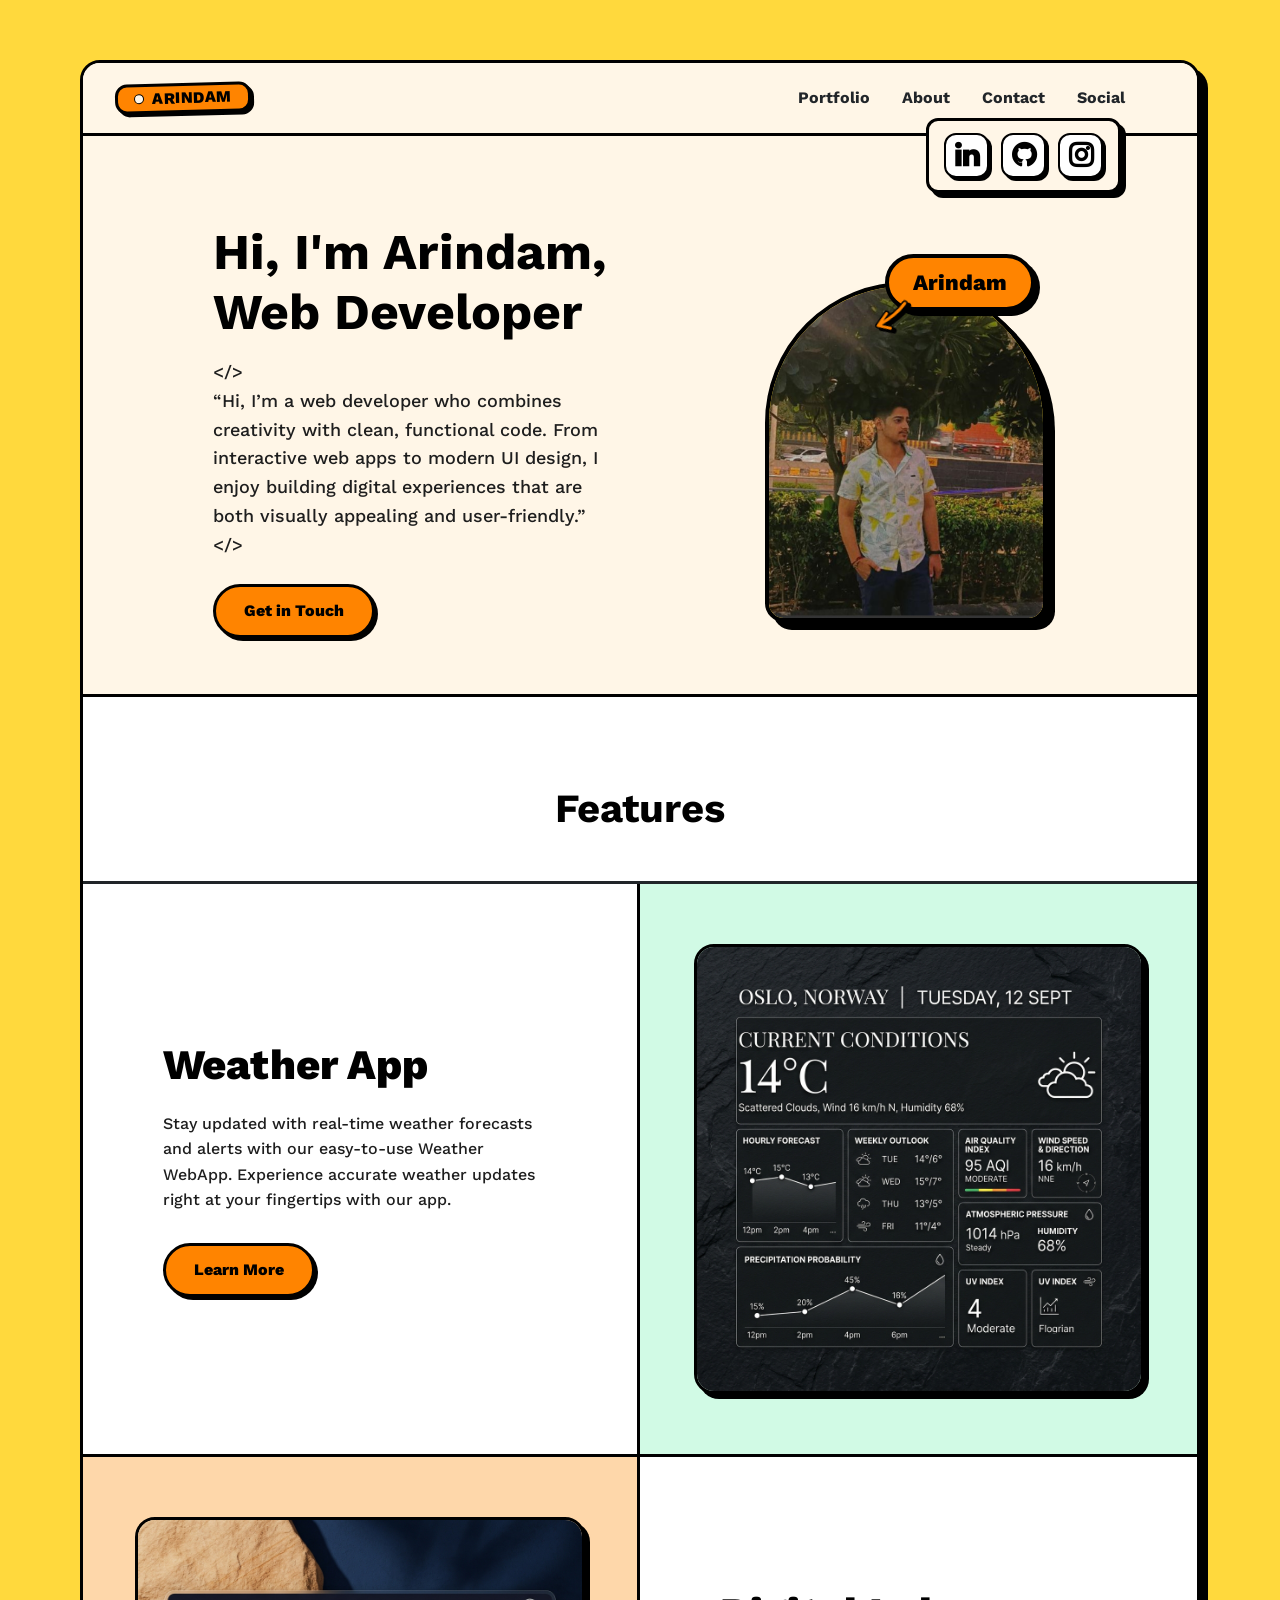
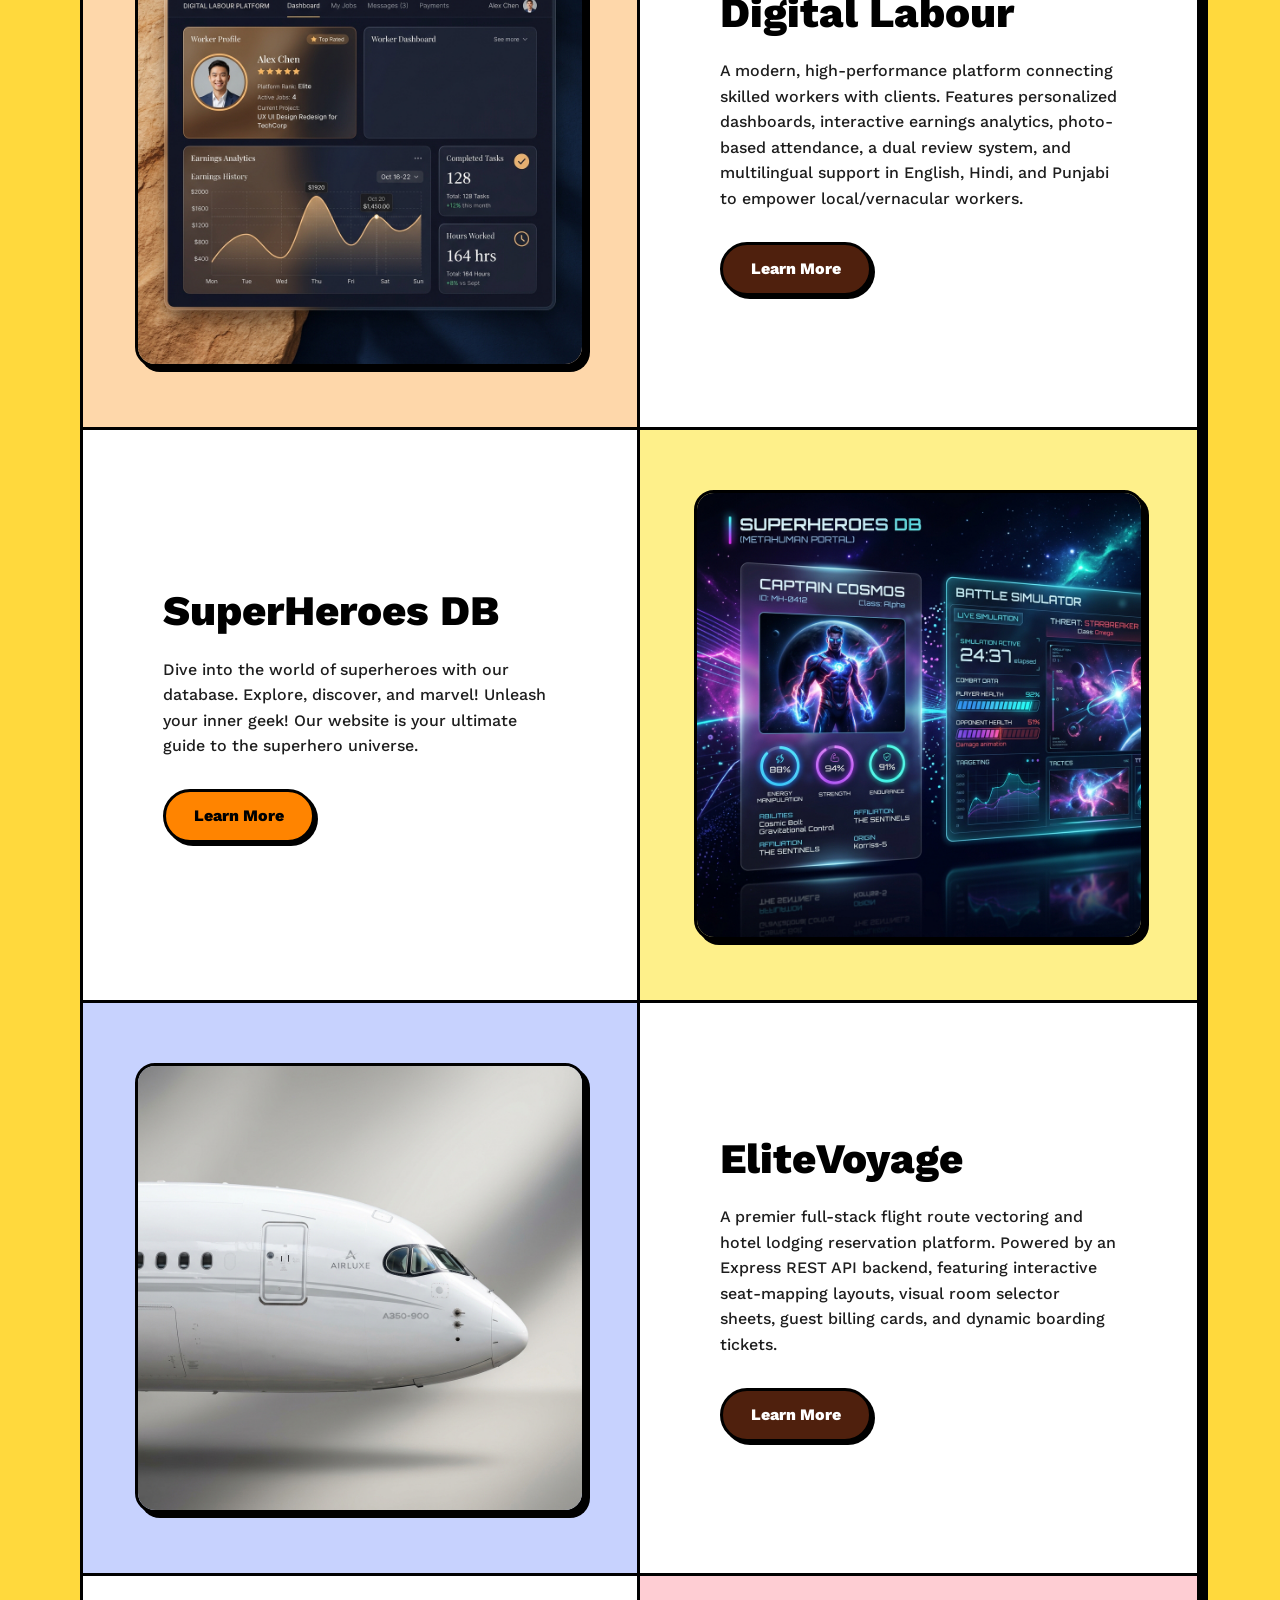
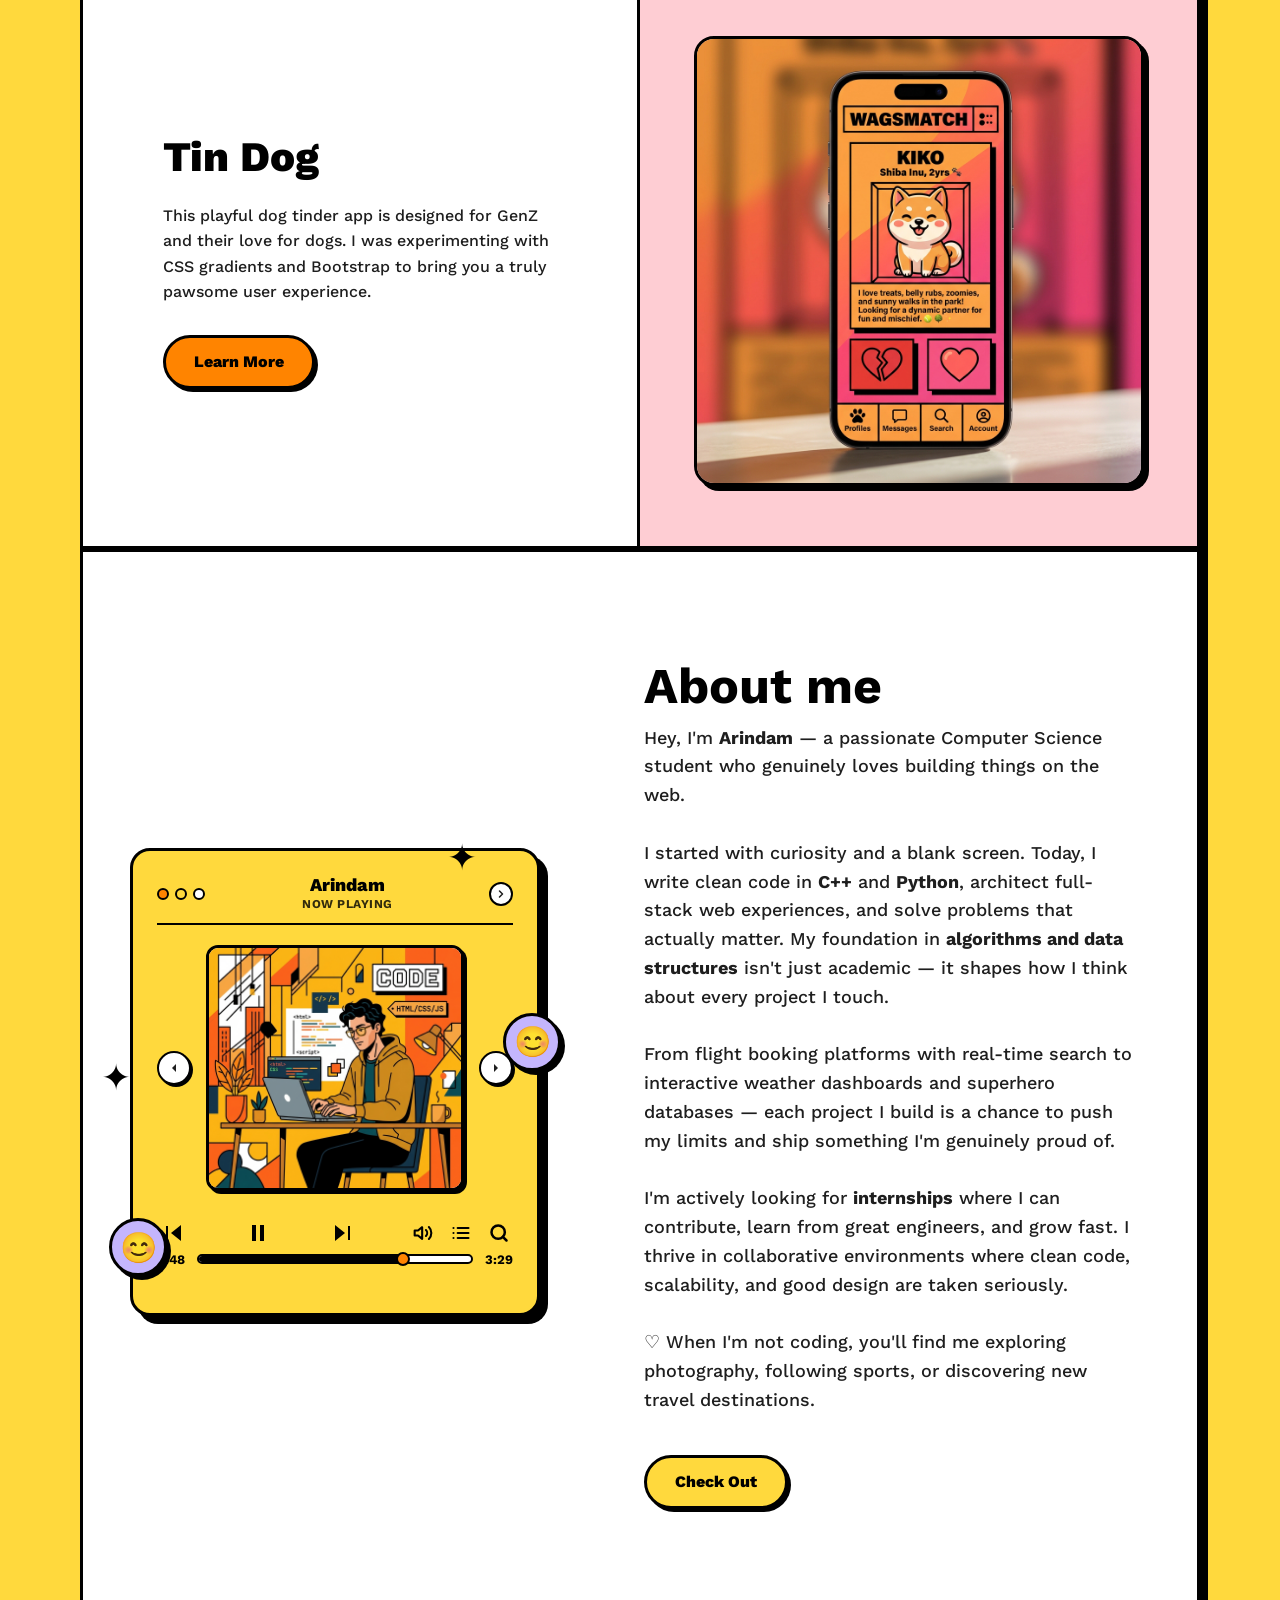
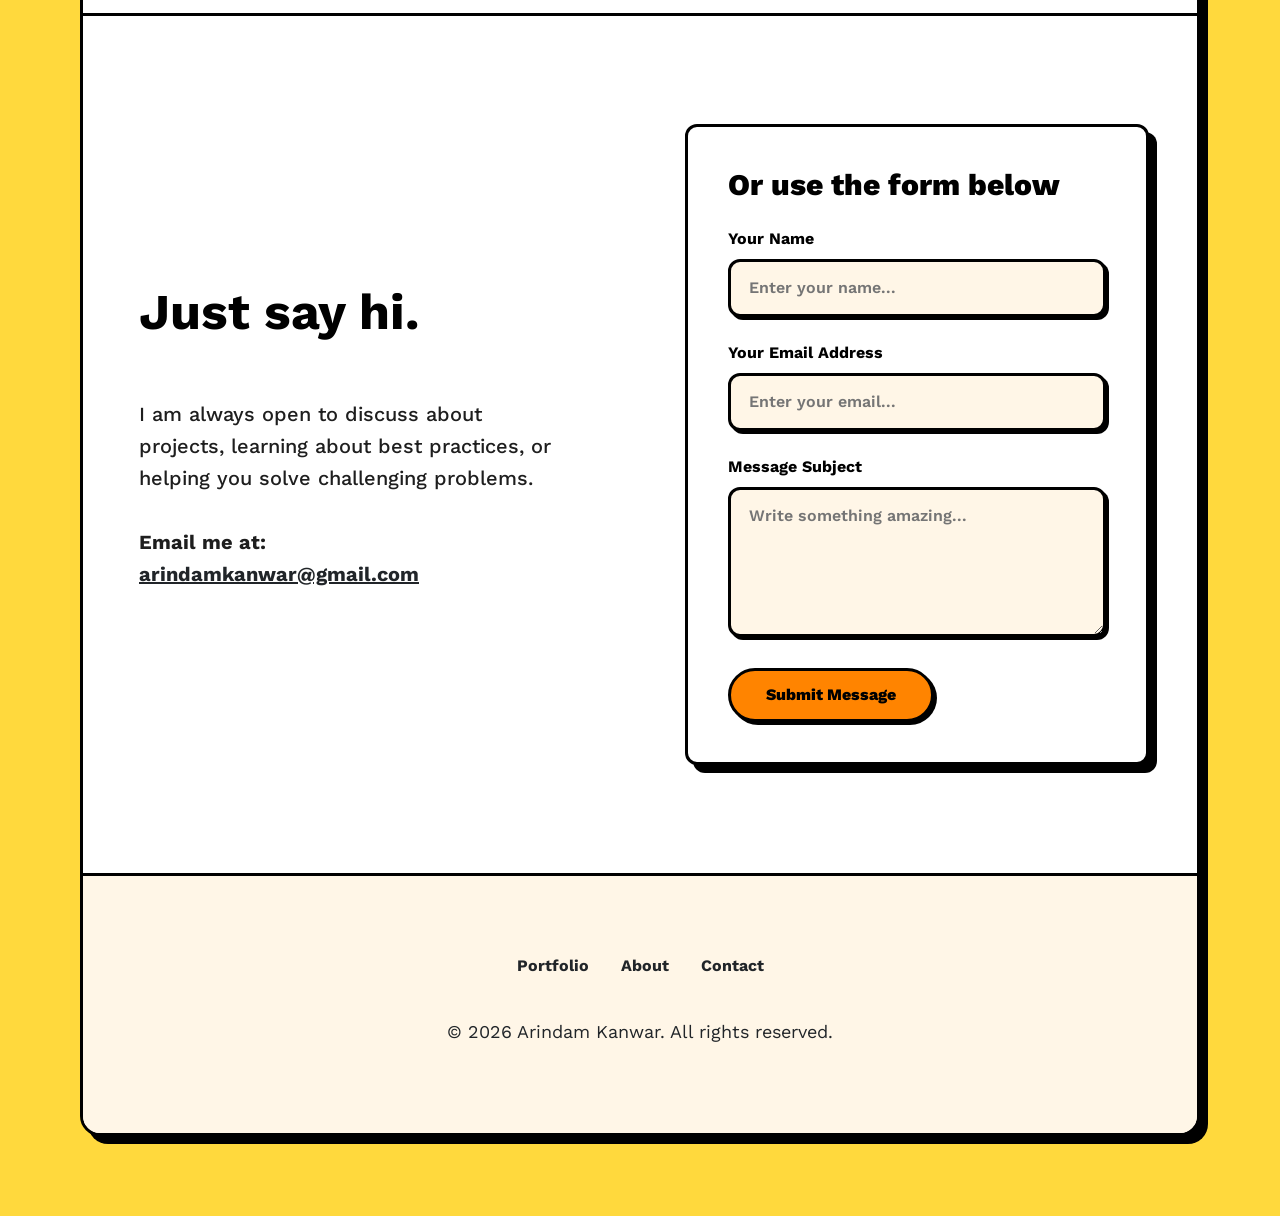
<file: index.html>
<!DOCTYPE html>
<html lang="en">
<head>
    <meta charset="UTF-8">
    <meta name="viewport" content="width=device-width, initial-scale=1.0">
    <meta name="description" content="Premium Neo-Brutalist Customizable Portfolio Website for Web Developers.">
    <meta name="keywords" content="Portfolio, Web Developer, Web Designer, Neo-Brutalist Design, Bootstrap Portfolio">
    <meta name="author" content="Arindam Kanwar">
    <title>My Portfolio | Web Developer</title>

    <!-- Google Fonts -->
    <link rel="preconnect" href="https://fonts.googleapis.com">
    <link rel="preconnect" href="https://fonts.gstatic.com" crossorigin>
    <link href="https://fonts.googleapis.com/css2?family=Work+Sans:wght@500;700;800&display=swap" rel="stylesheet">

    <!-- Bootstrap 5.3.0 CSS -->
    <link href="https://cdn.jsdelivr.net/npm/bootstrap@5.3.0/dist/css/bootstrap.min.css" rel="stylesheet" integrity="sha384-9ndCyUaIbzAi2FUVXJi0CjmCapSmO7SnpJef0486qhLnuZ2cdeRhO02iuK6FUUVM" crossorigin="anonymous">

    <!-- FontAwesome 4.7.0 for Social Icons -->
    <link rel="stylesheet" href="https://cdnjs.cloudflare.com/ajax/libs/font-awesome/4.7.0/css/font-awesome.min.css">

    <!-- Custom Neo-Brutalist Stylesheet -->
    <link rel="stylesheet" href="./css/style.css">
</head>

<body>
<div class="body">

    <!-- 
      ======================================================================
      NAVIGATION BAR
      ======================================================================
    -->
    <nav class="menu navbar navbar-expand-md navbar-light rounded" aria-label="Main Navigation">
      <div class="container-fluid">
        <!-- CUSTOMIZE: Replace with your name or custom brand text -->
        <a href="#" class="navbar-brand py-0 logo-badge">
          <span class="logo-dot"></span>
          <span class="logo-text">Arindam</span>
        </a>
        
        <!-- Custom styled navbar hamburger toggle for mobile devices -->
        <button class="navbar-toggler border-0" type="button" data-bs-toggle="collapse" data-bs-target="#navbarsExample09" aria-controls="navbarsExample09" aria-expanded="false" aria-label="Toggle navigation">
          <!-- Scalable menu icon SVG -->
          <svg width="24" height="24" viewBox="0 0 24 24" fill="none" stroke="currentColor" stroke-width="3" stroke-linecap="round" stroke-linejoin="round">
            <line x1="4" y1="12" x2="20" y2="12"></line>
            <line x1="4" y1="6" x2="20" y2="6"></line>
            <line x1="4" y1="18" x2="20" y2="18"></line>
          </svg>
        </button>

        <div class="collapse navbar-collapse" id="navbarsExample09">
          <ul class="navbar-nav ms-auto me-4 mb-2 mb-lg-0 fw-bold">
            <li class="nav-item">
              <a class="nav-link text-dark" href="#portfolio">Portfolio</a>
            </li>
            <li class="nav-item">
              <a class="nav-link text-dark" href="#about">About</a>
            </li>
            <li class="nav-item">
              <a class="nav-link text-dark" href="#contact">Contact</a>
            </li>
            <li class="nav-item dropdown">
              <a class="nav-link dropdown-toggle text-dark" href="#" id="dropdown09" data-bs-toggle="dropdown" aria-expanded="false">Social</a>
              <div class="social dropdown-menu dropdown-menu-end text-center" aria-labelledby="dropdown09">
                <!-- CUSTOMIZE: User's personalized LinkedIn, GitHub, and Instagram link addresses -->
                <a class="dropdown-item fa fa-linkedin" target="_blank" href="https://www.linkedin.com/in/arindam-kanwar-b3a445288" title="LinkedIn"></a>
                <a class="dropdown-item fa fa-github" target="_blank" href="https://github.com/ARU-CREATOR-ping" title="GitHub"></a>
                <a class="dropdown-item fa fa-instagram" target="_blank" href="https://www.instagram.com/arin._.dam/" title="Instagram"></a>
              </div>
            </li>
          </ul>
        </div>
      </div>
    </nav>


    <!-- 
      ======================================================================
      HERO SECTION
      ======================================================================
    -->
    <section id="title" class="hello">
      <div class="title row flex-lg-row-reverse flex-column align-items-center align-items-lg-start justify-content-center g-5 pb-0 pt-3 ms-3 mb-3 me-3">
        
        <div class="col-10 col-lg-6 col-xl-5 col-xxl-5 text-center">
          <!-- CUSTOMIZE HERO GRAPHIC: 
               This entire interactive composition matches the visual arrangement in Tushar's original site!
               - To change your profile photo, replace './assets/tushar.png' inside the '.hero-profile-arch' container.
               - To change the name on the orange sticker, edit the text inside '.hero-badge-name'.
          -->
          <div class="hero-composition-wrapper">
            
            
            <!-- Dynamic Custom Name Badge (Orange Sticker) -->
            <div class="hero-badge-name">
              Arindam
            </div>
            
            <!-- Dynamic Custom Arrow pointing down-left at the photo -->
            <svg class="hero-pointer-arrow" viewBox="0 0 50 50" fill="none" xmlns="http://www.w3.org/2000/svg">
              <!-- Thick black shadow outline -->
              <path d="M38 10C30 18 20 22 12 25M12 25L21 16M12 25L22 29" stroke="black" stroke-width="5" stroke-linecap="round" stroke-linejoin="round"></path>
              <!-- Colored arrow line -->
              <path d="M38 10C30 18 20 22 12 25M12 25L21 16M12 25L22 29" stroke="#ff8400" stroke-width="2.5" stroke-linecap="round" stroke-linejoin="round"></path>
            </svg>

            <!-- Rounded Arch clipping mask and shadow -->
            <div class="hero-profile-arch">
              <!-- CUSTOMIZE: Change this to your profile photo! It will automatically get clipped into the arch shape -->
              <img src="./assets/arindam_hero.jpg" alt="Developer Profile photo" loading="lazy">
            </div>
          </div>
        </div>
        
        <div class="col-lg-5 col-12 text-lg-start text-center">
          <!-- CUSTOMIZE: Change the Heading text below to your name and tech stack -->
          <h1 class="fw-bold text-sm-wrap mb-3">Hi, I'm Arindam,<br />Web Developer</h1>
          
          <!-- CUSTOMIZE: Change this description to describe your skills and unique background -->
          <p class="paragraph mb-4">
            &lt;/&gt;<br />
            “Hi, I’m a web developer who combines creativity with clean, functional code. From interactive web apps to modern UI design, I enjoy building digital experiences that are both visually appealing and user-friendly.”<br />
            &lt;/&gt;
          </p>
          
          <div class="d-grid gap-2 d-md-flex justify-content-md-start justify-content-center">
            <!-- CUSTOMIZE: Change this contact link or button text -->
            <a href="#contact" class="text-decoration-none">
              <div class="btn primary-button w-button">Get in Touch</div>
            </a>
          </div>
        </div>

      </div>
    </section> 


    <!-- 
      ======================================================================
      SERVICES SECTION ("What I Do")
      ======================================================================
    -->




    <!-- 
      ======================================================================
      PORTFOLIO / PROJECTS SECTION
      ======================================================================
    -->
    <section id="portfolio">
      <h2 class="text-center py-5 my-0 fw-bold border-bottom border-3 border-dark bg-white">Features</h2>

      <!-- CUSTOMIZE PROJECTS: 
           This layout creates a gorgeous alternating column grid exactly like Tushar's real site!
           - Weather App: Text is on the LEFT, Image sits on the RIGHT with a Mint Green theme background.
           - Digital Labour Platform: Image sits on the LEFT with a Warm Orange background, Text is on the RIGHT.
           - SuperHeroes DB: Text on the LEFT, Image on the RIGHT with a Warm Yellow background.
           - Tin Dog: Image on the LEFT with a Soft Pink background, Text on the RIGHT.
           - EliteVoyage: Text on the LEFT, Image on the RIGHT with a Periwinkle background.
      -->

      <!-- Project 1: Weather App (Text Left, Image Right) -->
      <div class="project-row project-row-reverse">
        <!-- Right Column (Image with Green Background) -->
        <div class="project-image-col project-bg-weather">
          <!-- CUSTOMIZE: Swap weather.png with your own project image -->
          <img src="./assets/weather.png" class="phone1 img-fluid" alt="Weather App Mockup" width="450" height="280">
        </div>
        <!-- Left Column (Text description) -->
        <div class="project-text-col">
          <!-- CUSTOMIZE: Your Project Details -->
          <h1>Weather App</h1>
          <p>Stay updated with real-time weather forecasts and alerts with our easy-to-use Weather WebApp. Experience accurate weather updates right at your fingertips with our app.</p>
          <div>
            <a href="./weather-app/index.html" class="text-decoration-none">
              <button class="primary-button">Learn More</button>
            </a>
          </div>
        </div>
      </div>
    
      <!-- Project 2: Digital Labour Platform (Image Left, Text Right) -->
      <div class="project-row">
        <!-- Left Column (Image with Warm Orange Background) -->
        <div class="project-image-col project-bg-digitallabour">
          <!-- CUSTOMIZE: Swap digital-labour.png with your own project image -->
          <img src="./assets/digital-labour.png" class="phone1 img-fluid" alt="Digital Labour Platform Mockup" width="450" height="280">
        </div>
        <!-- Right Column (Text description) -->
        <div class="project-text-col">
          <!-- CUSTOMIZE: Your Project Details -->
          <h1>Digital Labour</h1>
          <p>A modern, high-performance platform connecting skilled workers with clients. Features personalized dashboards, interactive earnings analytics, photo-based attendance, a dual review system, and multilingual support in English, Hindi, and Punjabi to empower local/vernacular workers.</p>
          <div>
            <a target="_blank" href="https://labour-platform.vercel.app" class="text-decoration-none">
              <button class="btn2">Learn More</button>
            </a>
          </div>
        </div>
      </div>

      <!-- Project 3: SuperHeroes DB (Text Left, Image Right) -->
      <div class="project-row project-row-reverse">
        <!-- Right Column (Image with Yellow Background) -->
        <div class="project-image-col project-bg-superhero">
          <!-- CUSTOMIZE: Swap superhero.png with your own project image -->
          <img src="./assets/superhero.png" class="phone1 img-fluid" alt="SuperHeroes Database Mockup" width="450" height="280">
        </div>
        <!-- Left Column (Text description) -->
        <div class="project-text-col">
          <!-- CUSTOMIZE: Your Project Details -->
          <h1>SuperHeroes DB</h1>
          <p>Dive into the world of superheroes with our database. Explore, discover, and marvel! Unleash your inner geek! Our website is your ultimate guide to the superhero universe.</p>
          <div>
            <a target="_blank" href="./superheroes-db/index.html" class="text-decoration-none">
              <button class="primary-button">Learn More</button>
            </a>
          </div>
        </div>
      </div>

      <!-- Project 4: EliteVoyage Booking Platform (Image Left, Text Right) -->
      <div class="project-row">
        <!-- Left Column (Image with Periwinkle Background) -->
        <div class="project-image-col project-bg-elitevoyage">
          <img src="./assets/hero-airplane.png" class="phone1 img-fluid" alt="EliteVoyage Booking Mockup" width="450" height="280">
        </div>
        <!-- Right Column (Text description) -->
        <div class="project-text-col">
          <h1>EliteVoyage</h1>
          <p>A premier full-stack flight route vectoring and hotel lodging reservation platform. Powered by an Express REST API backend, featuring interactive seat-mapping layouts, visual room selector sheets, guest billing cards, and dynamic boarding tickets.</p>
          <div>
            <a href="./flight-hotel-booking/index.html" class="text-decoration-none">
              <button class="btn2">Learn More</button>
            </a>
          </div>
        </div>
      </div>

      <!-- Project 5: Tin Dog (Text Left, Image Right) -->
      <div class="project-row project-row-reverse">
        <!-- Right Column (Image with Pink Background) -->
        <div class="project-image-col project-bg-tindog">
          <!-- CUSTOMIZE: Swap phone1.png with your own project image -->
          <img src="./assets/phone1.png" class="phone1 img-fluid" alt="Tin Dog Mockup" width="450" height="280">
        </div>
        <!-- Left Column (Text description) -->
        <div class="project-text-col">
          <!-- CUSTOMIZE: Your Project Details -->
          <h1>Tin Dog</h1>
          <p>This playful dog tinder app is designed for GenZ and their love for dogs. I was experimenting with CSS gradients and Bootstrap to bring you a truly pawsome user experience.</p>
          <div>
            <a target="_blank" href="./tindog/index.html" class="text-decoration-none">
              <button class="primary-button">Learn More</button>
            </a>
          </div>
        </div>
      </div>


    </section>


    <!-- 
      ======================================================================
      ABOUT ME SECTION
      ======================================================================
    -->
    <section id="about">
      <div class="bg-white d-flex flex-column flex-lg-row align-items-center py-5">
        <!-- Left Column: Neo-Brutalist Music Player Mockup -->
        <div class="d-flex justify-content-center align-items-center w-100 py-3 py-lg-0">
          <div class="about-music-player">
            <!-- Floating Sparkle Stars -->
            <div class="player-star star-1">✦</div>
            <div class="player-star star-2">✦</div>
            
            <!-- Overlapping circular stickers -->
            <div class="smiley-sticker sticker-top">😊</div>
            <div class="smiley-sticker sticker-bottom">😊</div>
            
            <!-- Window Title Bar -->
            <div class="player-title-bar">
              <div class="window-controls">
                <span class="dot" style="background-color: var(--color-primary);"></span>
                <span class="dot" style="background-color: var(--bg-outer);"></span>
                <span class="dot" style="background-color: var(--color-white);"></span>
              </div>
              <div class="player-title-text">
                <div class="player-artist">Arindam</div>
                <div class="player-status">Now Playing</div>
              </div>
              <div class="window-action">
                <div class="action-circle">
                  <svg width="12" height="12" viewBox="0 0 24 24" fill="none" stroke="currentColor" stroke-width="3" stroke-linecap="round" stroke-linejoin="round">
                    <polyline points="9 18 15 12 9 6"></polyline>
                  </svg>
                </div>
              </div>
            </div>
            
            <!-- Media content (Image frame) -->
            <div class="player-content">
              <div class="player-nav-btn">
                <svg width="16" height="16" viewBox="0 0 24 24" fill="currentColor">
                  <polygon points="15 18 9 12 15 6"/>
                </svg>
              </div>
              <div class="player-image-frame">
                <!-- CUSTOMIZE: Add your photo inside the player! -->
                <img src="./assets/tushar.png" alt="Arindam Profile">
              </div>
              <div class="player-nav-btn">
                <svg width="16" height="16" viewBox="0 0 24 24" fill="currentColor">
                  <polygon points="9 18 15 12 9 6"/>
                </svg>
              </div>
            </div>
            
            <!-- Playback controls -->
            <div class="player-controls">
              <button class="control-btn" aria-label="Previous">
                <svg width="24" height="24" viewBox="0 0 24 24" fill="currentColor">
                  <polygon points="19 20 9 12 19 4 19 20"/>
                  <line x1="5" y1="5" x2="5" y2="19" stroke="currentColor" stroke-width="2"/>
                </svg>
              </button>
              <button class="control-btn" aria-label="Play/Pause">
                <svg width="24" height="24" viewBox="0 0 24 24" fill="currentColor">
                  <rect x="6" y="4" width="4" height="16"/>
                  <rect x="14" y="4" width="4" height="16"/>
                </svg>
              </button>
              <button class="control-btn" aria-label="Next">
                <svg width="24" height="24" viewBox="0 0 24 24" fill="currentColor">
                  <polygon points="5 4 15 12 5 20 5 4"/>
                  <line x1="19" y1="5" x2="19" y2="19" stroke="currentColor" stroke-width="2"/>
                </svg>
              </button>
              <div class="player-utilities">
                <button class="utility-btn" aria-label="Volume">
                  <svg width="20" height="20" viewBox="0 0 24 24" fill="none" stroke="currentColor" stroke-width="2.5" stroke-linecap="round" stroke-linejoin="round">
                    <polygon points="11 5 6 9 2 9 2 15 6 15 11 19 11 5"></polygon>
                    <path d="M19.07 4.93a10 10 0 0 1 0 14.14M15.54 8.46a5 5 0 0 1 0 7.07"></path>
                  </svg>
                </button>
                <button class="utility-btn" aria-label="Playlist">
                  <svg width="20" height="20" viewBox="0 0 24 24" fill="none" stroke="currentColor" stroke-width="2.5" stroke-linecap="round" stroke-linejoin="round">
                    <line x1="8" y1="6" x2="21" y2="6"></line>
                    <line x1="8" y1="12" x2="21" y2="12"></line>
                    <line x1="8" y1="18" x2="21" y2="18"></line>
                    <line x1="3" y1="6" x2="3.01" y2="6"></line>
                    <line x1="3" y1="12" x2="3.01" y2="12"></line>
                    <line x1="3" y1="18" x2="3.01" y2="18"></line>
                  </svg>
                </button>
                <button class="utility-btn" aria-label="Search">
                  <svg width="20" height="20" viewBox="0 0 24 24" fill="none" stroke="currentColor" stroke-width="3" stroke-linecap="round" stroke-linejoin="round">
                    <circle cx="11" cy="11" r="8"></circle>
                    <line x1="21" y1="21" x2="16.65" y2="16.65"></line>
                  </svg>
                </button>
              </div>
            </div>
            
            <!-- Timeline progress bar -->
            <div class="player-timeline">
              <span>2:48</span>
              <div class="progress-bar-container">
                <div class="progress-bar-fill"></div>
                <div class="progress-bar-handle"></div>
              </div>
              <span>3:29</span>
            </div>
          </div>
        </div>
        
        <!-- Right Column: Biography Text -->
        <div class="m-lg-5 m-4 p-2 flex-fill text-lg-start text-center w-100">
          <h1 class="fw-bold">About me</h1>
          <p class="paragraph text-start">
            Hey, I'm <strong>Arindam</strong> — a passionate Computer Science student who genuinely loves building things on the web.<br /><br />

            I started with curiosity and a blank screen. Today, I write clean code in <strong>C++</strong> and <strong>Python</strong>, architect full-stack web experiences, and solve problems that actually matter. My foundation in <strong>algorithms and data structures</strong> isn't just academic — it shapes how I think about every project I touch.<br /><br />

            From flight booking platforms with real-time search to interactive weather dashboards and superhero databases — each project I build is a chance to push my limits and ship something I'm genuinely proud of.<br /><br />

            I'm actively looking for <strong>internships</strong> where I can contribute, learn from great engineers, and grow fast. I thrive in collaborative environments where clean code, scalability, and good design are taken seriously.<br /><br />

            ♡ When I'm not coding, you'll find me exploring photography, following sports, or discovering new travel destinations.
          </p>
          <a target="_blank" href="https://www.instagram.com/arin._.dam/" class="text-decoration-none">
            <button class="btn3 p-2 px-4 mt-3">Check Out</button>
          </a> 
        </div>
      </div>
    </section>

  
    <!-- 
      ======================================================================
      CONTACT SECTION (Contact Form & Email details)
      ======================================================================
    -->
    <section id="contact">
      <div class="bg-white d-flex flex-column flex-lg-row row-cols-lg-2 gap-2 align-items-center">
        
        <div class="m-lg-5 m-4 p-2 flex-fill text-lg-start text-center">
          <!-- CUSTOMIZE: Change heading, text description, and email details -->
          <h1 class="fw-bold">Just say hi.</h1>
          <br /><br />
          <p class="fs-5">
            I am always open to discuss about projects, learning about best practices, or helping you solve challenging problems.<br /><br />
            
            <strong>Email me at:</strong><br />
            <a href="mailto:arindamkanwar@gmail.com" class="text-dark fw-bold">arindamkanwar@gmail.com</a>
          </p>
        </div>

        <div class="m-lg-5 m-4 flex-fill contcontainer">
          <!-- CUSTOMIZE: Configure form action or use standard forms provider (e.g. Formspree / Web3Forms) -->
          <form action="#" method="POST">
            <h3 class="font-weight-normal mb-4">Or use the form below</h3>
            
            <label for="fname" class="fw-bold">Your Name</label>
            <input type="text" id="fname" name="firstname" placeholder="Enter your name..." required>
        
            <label for="email" class="fw-bold">Your Email Address</label>
            <input type="text" id="email" name="email" placeholder="Enter your email..." required>
            
            <label for="subject" class="fw-bold">Message Subject</label>
            <textarea id="subject" name="subject" placeholder="Write something amazing..." style="height:150px" required></textarea>
            
            <div class="text-start">
              <input type="submit" value="Submit Message">
            </div>
          </form>
        </div>

      </div>
    </section>


    <!-- 
      ======================================================================
      FOOTER SECTION
      ======================================================================
    -->
    <section id="footer">
      <footer class="py-3 my-4">
        <ul class="nav justify-content-center pb-3 mb-3">
          <li class="nav-item"><a href="#portfolio" class="nav-link px-2 text-dark fw-bold">Portfolio</a></li>
          <li class="nav-item"><a href="#about" class="nav-link px-2 text-dark fw-bold">About</a></li>
          <li class="nav-item"><a href="#contact" class="nav-link px-2 text-dark fw-bold">Contact</a></li>
        </ul>
        <!-- CUSTOMIZE: Change copyright info, year, and corporate links to your own -->
        <p class="text-center text-dark fw-normal">&copy; 2026 Arindam Kanwar. All rights reserved.</p>
      </footer>
    </section>

</div>

<!-- Bootstrap 5.3.0 Bundle JS with Popper -->
<script src="https://cdn.jsdelivr.net/npm/bootstrap@5.3.0/dist/js/bootstrap.bundle.min.js" integrity="sha384-geWF76RCwLtnZ8qwWowPQNguL3RmwHVBC9FhGdlKrxdiJJigb/j/68SIy3Te4Bkz" crossorigin="anonymous"></script>

</body>
</html>
</file>
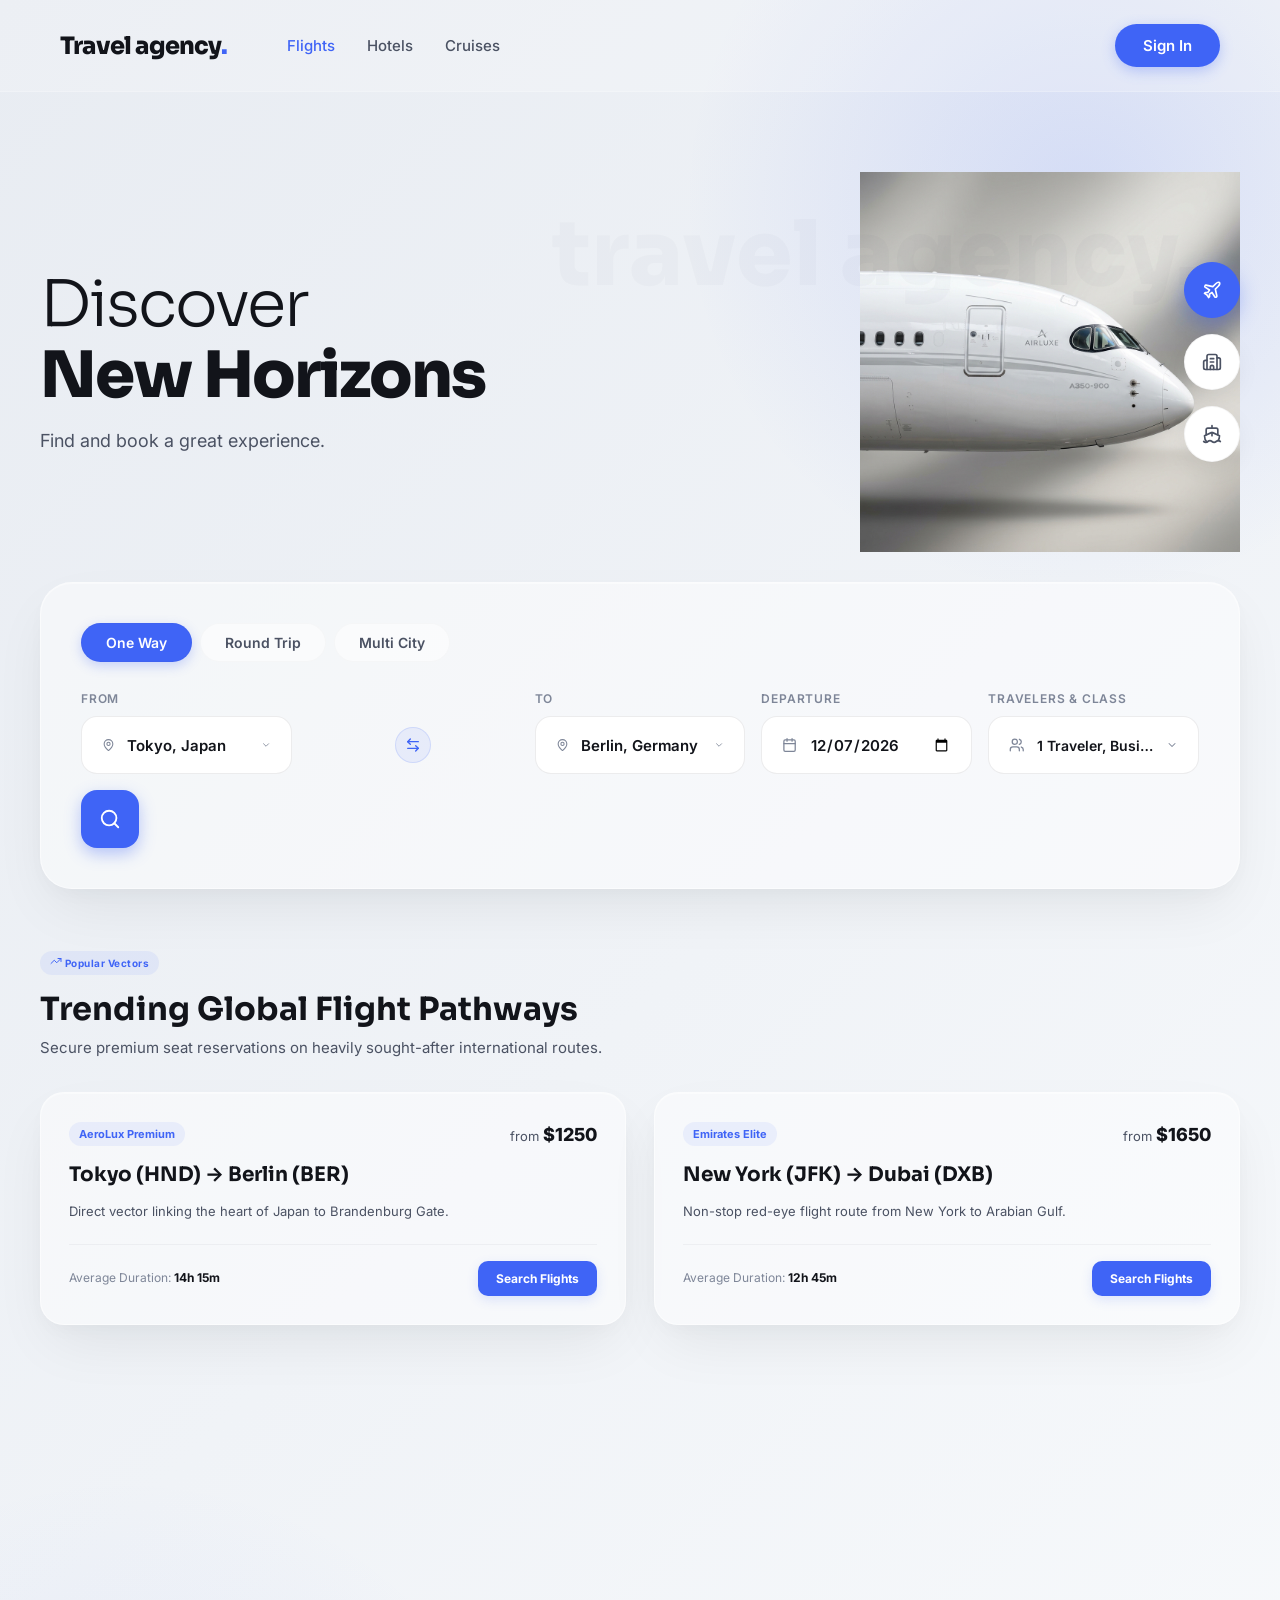
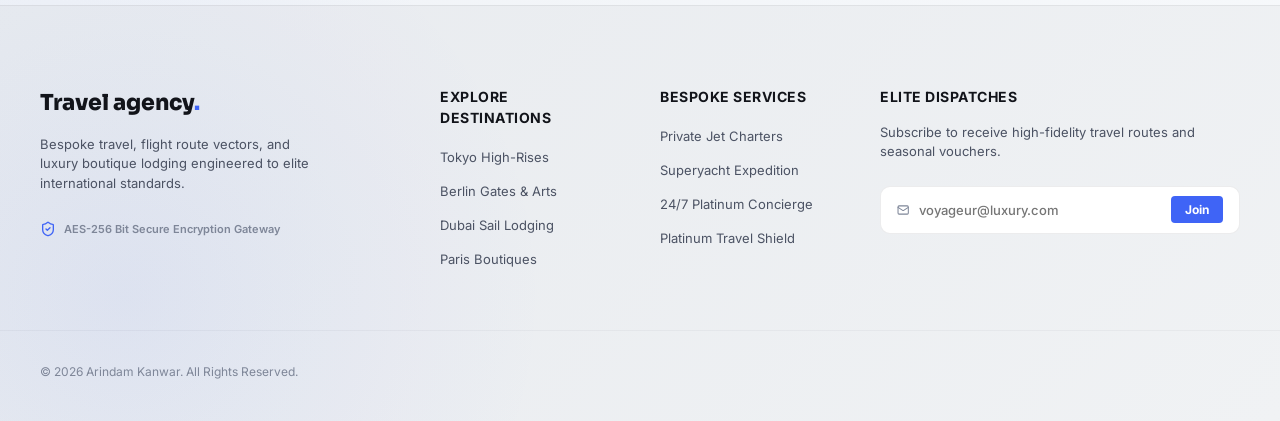
<file: flight-hotel-booking/index.html>
<!doctype html>
<html lang="en">
  <head>
    <meta charset="UTF-8" />
    <link rel="icon" type="image/svg+xml" href="./favicon.svg" />
    <meta name="viewport" content="width=device-width, initial-scale=1.0" />
    
    <!-- SEO Meta Tags -->
    <title>Travel agency. | Discover New Horizons - Flights & Hotels</title>
    <meta name="description" content="Discover and book ultra-premium travel experiences, flight pathways, and boutique luxury accommodations worldwide with elite international standards." />
    
    <!-- Google Fonts -->
    <link rel="preconnect" href="https://fonts.googleapis.com">
    <link rel="preconnect" href="https://fonts.gstatic.com" crossorigin>
    <link href="https://fonts.googleapis.com/css2?family=Inter:wght@300;400;500;600;700&family=Sora:wght@400;500;600;700;800&display=swap" rel="stylesheet">
    <script type="module" crossorigin src="./assets/index-ndijBgp5.js"></script>
    <link rel="stylesheet" crossorigin href="./assets/index-CC4QFGDl.css">
  </head>
  <body>
    <div id="root"></div>
  </body>
</html>
</file>
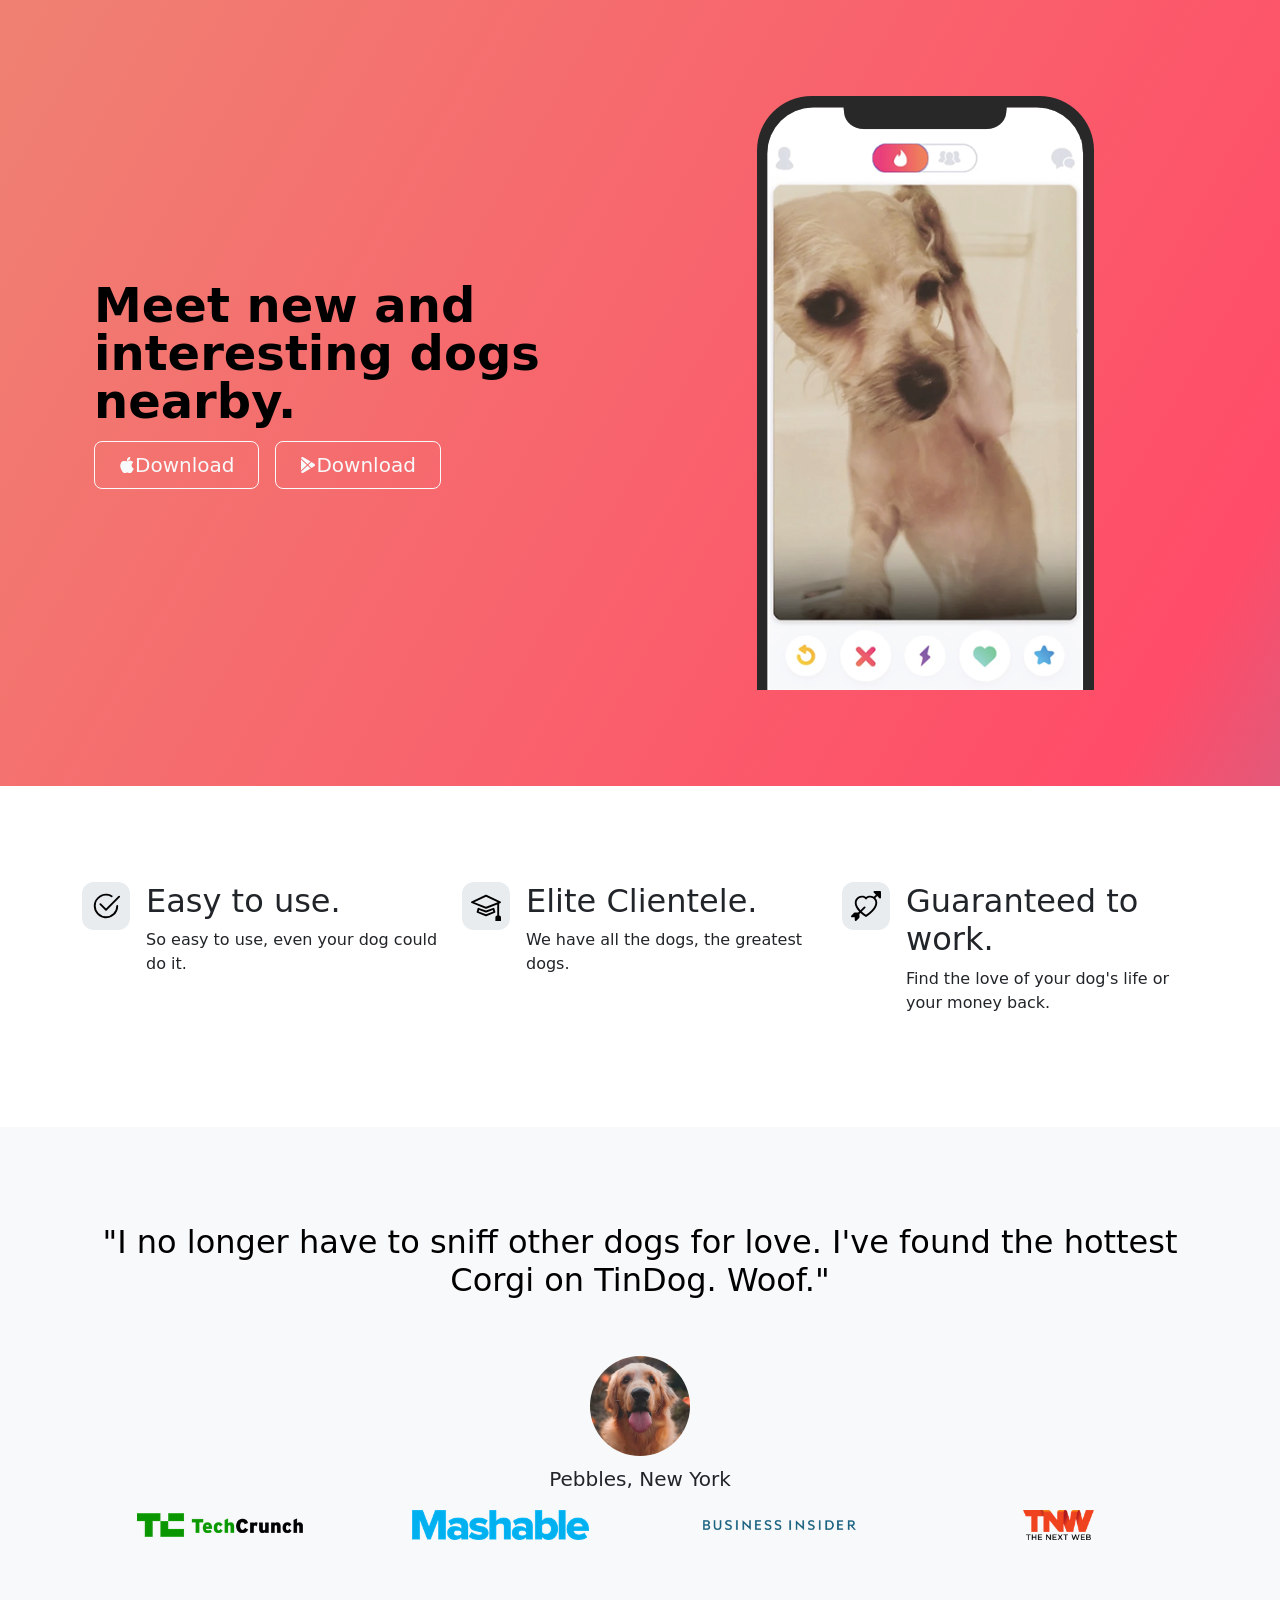
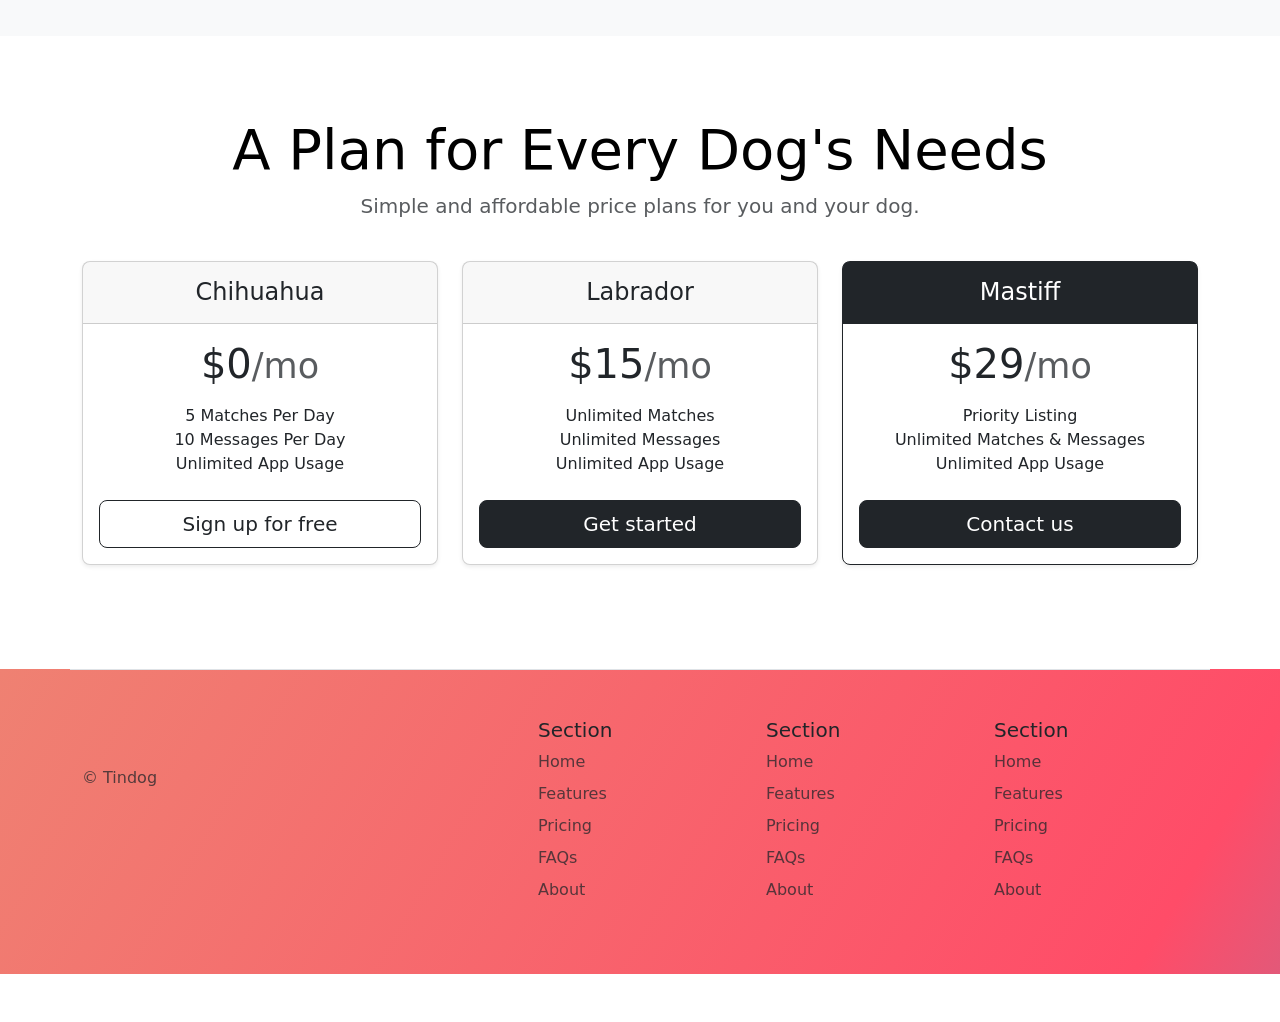
<file: tindog/index.html>
<!DOCTYPE html>
<html lang="en">

<head>
  <meta charset="UTF-8">
  <meta name="viewport" content="width=device-width, initial-scale=1.0">
  <title>TinDog</title>
   <link href="https://cdn.jsdelivr.net/npm/bootstrap@5.3.3/dist/css/bootstrap.min.css" rel="stylesheet" integrity="sha384-QWTKZyjpPEjISv5WaRU9OFeRpok6YctnYmDr5pNlyT2bRjXh0JMhjY6hW+ALEwIH" crossorigin="anonymous">
  <link rel="stylesheet" href="./css/solution.css">
</head>
<style>
  
  

</style>

<body>

  <!-- Title -->
 
    <section id="title"> <div class="gradient-background">
     <div class="container col-xxl-8 px-4 py-5">
      <div class="row flex-lg-row-reverse align-items-center g-5 py-5">
        <div class="col-10 col-sm-8 col-lg-6">
          <img src="./images/iphone.png" class="d-block mx-lg-auto img-fluid" alt="Bootstrap Themes" height="200" loading="lazy">
        </div>
        <div class="col-lg-6">
          <h1 class="display-5 fw-bold text-body-emphasis lh-1 mb-3">Meet new and interesting dogs nearby.</p>
          <div class="d-grid gap-2 d-md-flex justify-content-md-start">
            <button type="button" class="btn btn-outline-light btn-lg px-4 me-md-2"> <svg xmlns="http://www.w3.org/2000/svg" width="16" height="16" fill="currentColor"
            class="bi bi-apple mb-1" viewBox="0 0 16 16">
            <path
              d="M11.182.008C11.148-.03 9.923.023 8.857 1.18c-1.066 1.156-.902 2.482-.878 2.516.024.034 1.52.087 2.475-1.258.955-1.345.762-2.391.728-2.43Zm3.314 11.733c-.048-.096-2.325-1.234-2.113-3.422.212-2.189 1.675-2.789 1.698-2.854.023-.065-.597-.79-1.254-1.157a3.692 3.692 0 0 0-1.563-.434c-.108-.003-.483-.095-1.254.116-.508.139-1.653.589-1.968.607-.316.018-1.256-.522-2.267-.665-.647-.125-1.333.131-1.824.328-.49.196-1.422.754-2.074 2.237-.652 1.482-.311 3.83-.067 4.56.244.729.625 1.924 1.273 2.796.576.984 1.34 1.667 1.659 1.899.319.232 1.219.386 1.843.067.502-.308 1.408-.485 1.766-.472.357.013 1.061.154 1.782.539.571.197 1.111.115 1.652-.105.541-.221 1.324-1.059 2.238-2.758.347-.79.505-1.217.473-1.282Z" />
              
              <path
              d="M11.182.008C11.148-.03 9.923.023 8.857 1.18c-1.066 1.156-.902 2.482-.878 2.516.024.034 1.52.087 2.475-1.258.955-1.345.762-2.391.728-2.43Zm3.314 11.733c-.048-.096-2.325-1.234-2.113-3.422.212-2.189 1.675-2.789 1.698-2.854.023-.065-.597-.79-1.254-1.157a3.692 3.692 0 0 0-1.563-.434c-.108-.003-.483-.095-1.254.116-.508.139-1.653.589-1.968.607-.316.018-1.256-.522-2.267-.665-.647-.125-1.333.131-1.824.328-.49.196-1.422.754-2.074 2.237-.652 1.482-.311 3.83-.067 4.56.244.729.625 1.924 1.273 2.796.576.984 1.34 1.667 1.659 1.899.319.232 1.219.386 1.843.067.502-.308 1.408-.485 1.766-.472.357.013 1.061.154 1.782.539.571.197 1.111.115 1.652-.105.541-.221 1.324-1.059 2.238-2.758.347-.79.505-1.217.473-1.282Z" />
      </svg>Download</button>
            <button type="button" class="btn btn-outline-light btn-lg px-4"><svg xmlns="http://www.w3.org/2000/svg" width="16" height="16" fill="currentColor"
            class="bi bi-google-play mb-1" viewBox="0 0 16 16">
      <path
              d="M14.222 9.374c1.037-.61 1.037-2.137 0-2.748L11.528 5.04 8.32 8l3.207 2.96 2.694-1.586Zm-3.595 2.116L7.583 8.68 1.03 14.73c.201 1.029 1.36 1.61 2.303 1.055l7.294-4.295ZM1 13.396V2.603L6.846 8 1 13.396ZM1.03 1.27l6.553 6.05 3.044-2.81L3.333.215C2.39-.341 1.231.24 1.03 1.27Z" />
  </svg>Download</button>
          </div>
        </div>
      </div>
     </div>
     </div>
    </section>

  </section>
  <!-- Features -->
  <section id="features">
    <div class="container mt-5">
      <div class="row g-4 py-5 row-cols-1 row-cols-lg-3">
        <div class="col d-flex align-items-start">
          <div
            class="icon-square text-body-emphasis bg-body-secondary d-inline-flex align-items-center justify-content-center fs-4 flex-shrink-0 me-3">
            <svg xmlns="http://www.w3.org/2000/svg" height="30" fill="currentColor" class="bi bi-check2-circle"
              viewBox="0 0 16 16">
              <path
                d="M2.5 8a5.5 5.5 0 0 1 8.25-4.764.5.5 0 0 0 .5-.866A6.5 6.5 0 1 0 14.5 8a.5.5 0 0 0-1 0 5.5 5.5 0 1 1-11 0z" />
              <path
                d="M15.354 3.354a.5.5 0 0 0-.708-.708L8 9.293 5.354 6.646a.5.5 0 1 0-.708.708l3 3a.5.5 0 0 0 .708 0l7-7z" />
            </svg>
          </div>
          <div>
            <h3 class="fs-2">Easy to use.</h3>
            <p>So easy to use, even your dog could do it.</p>

          </div>
        </div>
        <div class="col d-flex align-items-start">
          
          <div
            class="icon-square text-body-emphasis bg-body-secondary d-inline-flex align-items-center justify-content-center fs-4 flex-shrink-0 me-3">
            <svg xmlns="http://www.w3.org/2000/svg" height="30" fill="currentColor" class="bi bi-mortarboard"
              viewBox="0 0 16 16">
              <path
                d="M8.211 2.047a.5.5 0 0 0-.422 0l-7.5 3.5a.5.5 0 0 0 .025.917l7.5 3a.5.5 0 0 0 .372 0L14 7.14V13a1 1 0 0 0-1 1v2h3v-2a1 1 0 0 0-1-1V6.739l.686-.275a.5.5 0 0 0 .025-.917l-7.5-3.5ZM8 8.46 1.758 5.965 8 3.052l6.242 2.913L8 8.46Z" />
              <path
                d="M4.176 9.032a.5.5 0 0 0-.656.327l-.5 1.7a.5.5 0 0 0 .294.605l4.5 1.8a.5.5 0 0 0 .372 0l4.5-1.8a.5.5 0 0 0 .294-.605l-.5-1.7a.5.5 0 0 0-.656-.327L8 10.466 4.176 9.032Zm-.068 1.873.22-.748 3.496 1.311a.5.5 0 0 0 .352 0l3.496-1.311.22.748L8 12.46l-3.892-1.556Z" />
            </svg>
          </div>
          <div>
            <h3 class="fs-2">Elite Clientele.</h3>
            <p>We have all the dogs, the greatest dogs.</p>

          </div>
        </div>
        <div class="col d-flex align-items-start">
          <div
            class="icon-square text-body-emphasis bg-body-secondary d-inline-flex align-items-center justify-content-center fs-4 flex-shrink-0 me-3">
            <svg xmlns="http://www.w3.org/2000/svg" height="30" fill="currentColor" class="bi bi-arrow-through-heart"
              viewBox="0 0 16 16">
              <path fill-rule="evenodd"
                d="M2.854 15.854A.5.5 0 0 1 2 15.5V14H.5a.5.5 0 0 1-.354-.854l1.5-1.5A.5.5 0 0 1 2 11.5h1.793l.53-.53c-.771-.802-1.328-1.58-1.704-2.32-.798-1.575-.775-2.996-.213-4.092C3.426 2.565 6.18 1.809 8 3.233c1.25-.98 2.944-.928 4.212-.152L13.292 2 12.147.854A.5.5 0 0 1 12.5 0h3a.5.5 0 0 1 .5.5v3a.5.5 0 0 1-.854.354L14 2.707l-1.006 1.006c.236.248.44.531.6.845.562 1.096.585 2.517-.213 4.092-.793 1.563-2.395 3.288-5.105 5.08L8 13.912l-.276-.182a21.86 21.86 0 0 1-2.685-2.062l-.539.54V14a.5.5 0 0 1-.146.354l-1.5 1.5Zm2.893-4.894A20.419 20.419 0 0 0 8 12.71c2.456-1.666 3.827-3.207 4.489-4.512.679-1.34.607-2.42.215-3.185-.817-1.595-3.087-2.054-4.346-.761L8 4.62l-.358-.368c-1.259-1.293-3.53-.834-4.346.761-.392.766-.464 1.845.215 3.185.323.636.815 1.33 1.519 2.065l1.866-1.867a.5.5 0 1 1 .708.708L5.747 10.96Z" />
            </svg>
          </div>
          <div>
            <h3 class="fs-2">Guaranteed to work.</h3>
            <p>Find the love of your dog's life or your money back.</p>

          </div>
        </div>
      </div>
    </div>
  </section>
   
  <!-- Testimonial -->
   
  <section id="testimonial">
    <div class="my-5">
      <div class="p-5 text-center bg-body-tertiary">
        <div class="container py-5">
          <h2 class="text-body-emphasis">"I no longer have to sniff other dogs for love. I've found the hottest Corgi on TinDog. Woof."</h2>
          <img class="profile-img mt-5" src="./images/dog-img.jpg" height="100px" alt="profile-img">
          <p class="col-lg-8 mx-auto mt-2 lead">
            Pebbles, New York
          </p>
        <div class="container">
          <div class="row">
        <div class="col-sm-12 col-lg-3">
          <img src="./images/techcrunch.png" height="30"></br>
        </div>
          <div class="col-sm-12 col-lg-3">
          <img src="./images/mashable.png" height="30"></br>
          </div>
          <div class="col-sm-12 col-lg-3">
          <img src="./images/bizinsider.png" height="30"></br>
          </div>
          <div class="col-sm-12 col-lg-3">
          <img src="./images/tnw.png" height="30"></br>
        </div>
        </div>
      </div>
    </div>
    

  </section>
  <!-- Pricing -->
  <section id="pricing">
    <div class="container py-3">
      
    
        <div class="pricing-header p-3 pb-md-4 mx-auto text-center">
          <h1 class="display-4 fw-normal text-body-emphasis">A Plan for Every Dog's Needs</h1>
          <p class="fs-5 text-body-secondary">Simple and affordable price plans for you and your dog.</p>
        </div>
      </header>
    
      <main>
        <div class="row row-cols-1 row-cols-md-3 mb-3 text-center">
          <div class="col">
            <div class="card mb-4 rounded-3 shadow-sm">
              <div class="card-header py-3">
                <h4 class="my-0 fw-normal">Chihuahua</h4>
              </div>
              <div class="card-body">
                <h1 class="card-title pricing-card-title">$0<small class="text-body-secondary fw-light">/mo</small></h1>
                <ul class="list-unstyled mt-3 mb-4">
                  <li>5 Matches Per Day</li>
                  <li>10 Messages Per Day</li>
                  <li>Unlimited App Usage
                  </li>
                 
                </ul>
                <button type="button" class="w-100 btn btn-lg btn-outline-dark">Sign up for free</button>
              </div>
            </div>
          </div>
          <div class="col">
            <div class="card mb-4 rounded-3 shadow-sm">
              <div class="card-header py-3">
                <h4 class="my-0 fw-normal">Labrador</h4>
              </div>
              <div class="card-body">
                <h1 class="card-title pricing-card-title">$15<small class="text-body-secondary fw-light">/mo</small></h1>
                <ul class="list-unstyled mt-3 mb-4">
                  <li>Unlimited Matches</li>
                  <li>Unlimited Messages</li>
                  <li>Unlimited App Usage</li>
                  
                </ul>
                <button type="button" class="w-100 btn btn-lg btn-dark">Get started</button>
              </div>
            </div>
          </div>
          <div class="col">
            <div class="card mb-4 rounded-3 shadow-sm border-dark">
              <div class="card-header py-3 text-bg-dark border-dark">
                <h4 class="my-0 fw-normal">Mastiff</h4>
              </div>
              <div class="card-body">
                <h1 class="card-title pricing-card-title">$29<small class="text-body-secondary fw-light">/mo</small></h1>
                <ul class="list-unstyled mt-3 mb-4">
                  <li>Priority Listing</li>
                  <li>Unlimited Matches &
                    Messages
                  </li>
                  <li>Unlimited App Usage</li>
                 
                </ul>
                <button type="button" class="w-100 btn btn-lg btn-dark">Contact us</button>
              </div>
            </div>
          </div>
        </div>
    
        
  </section>
  <!-- Footer -->
  
   
  <section id="contact" class="gradient-background" >
    <div class="container" >
      <footer class="row row-cols-1 row-cols-sm-2 row-cols-md-5 py-5 my-5 border-top">
      <div class="col mb-3">
        <a href="/" class="d-flex align-items-center mb-3 link-body-emphasis text-decoration-none">
          <svg class="bi me-2" width="40" height="32"><use xlink:href="#bootstrap"></use></svg>
        </a>
        <p class="text-body-secondary">© Tindog</p>
      </div>
  
      <div class="col mb-3">
  
      </div>
  
      <div class="col mb-3">
        <h5>Section</h5>
        <ul class="nav flex-column">
          <li class="nav-item mb-2"><a href="#" class="nav-link p-0 text-body-secondary">Home</a></li>
          <li class="nav-item mb-2"><a href="#" class="nav-link p-0 text-body-secondary">Features</a></li>
          <li class="nav-item mb-2"><a href="#" class="nav-link p-0 text-body-secondary">Pricing</a></li>
          <li class="nav-item mb-2"><a href="#" class="nav-link p-0 text-body-secondary">FAQs</a></li>
          <li class="nav-item mb-2"><a href="#" class="nav-link p-0 text-body-secondary">About</a></li>
        </ul>
      </div>
  
      <div class="col mb-3">
        <h5>Section</h5>
        <ul class="nav flex-column">
          <li class="nav-item mb-2"><a href="#" class="nav-link p-0 text-body-secondary">Home</a></li>
          <li class="nav-item mb-2"><a href="#" class="nav-link p-0 text-body-secondary">Features</a></li>
          <li class="nav-item mb-2"><a href="#" class="nav-link p-0 text-body-secondary">Pricing</a></li>
          <li class="nav-item mb-2"><a href="#" class="nav-link p-0 text-body-secondary">FAQs</a></li>
          <li class="nav-item mb-2"><a href="#" class="nav-link p-0 text-body-secondary">About</a></li>
        </ul>
      </div>
  
      <div class="col mb-3">
        <h5>Section</h5>
        <ul class="nav flex-column">
          <li class="nav-item mb-2"><a href="#" class="nav-link p-0 text-body-secondary">Home</a></li>
          <li class="nav-item mb-2"><a href="#" class="nav-link p-0 text-body-secondary">Features</a></li>
          <li class="nav-item mb-2"><a href="#" class="nav-link p-0 text-body-secondary">Pricing</a></li>
          <li class="nav-item mb-2"><a href="#" class="nav-link p-0 text-body-secondary">FAQs</a></li>
          <li class="nav-item mb-2"><a href="#" class="nav-link p-0 text-body-secondary">About</a></li>
        </ul>
      </div>
     </footer>
    </div>
  </section>
  
</body>

</html>
</file>
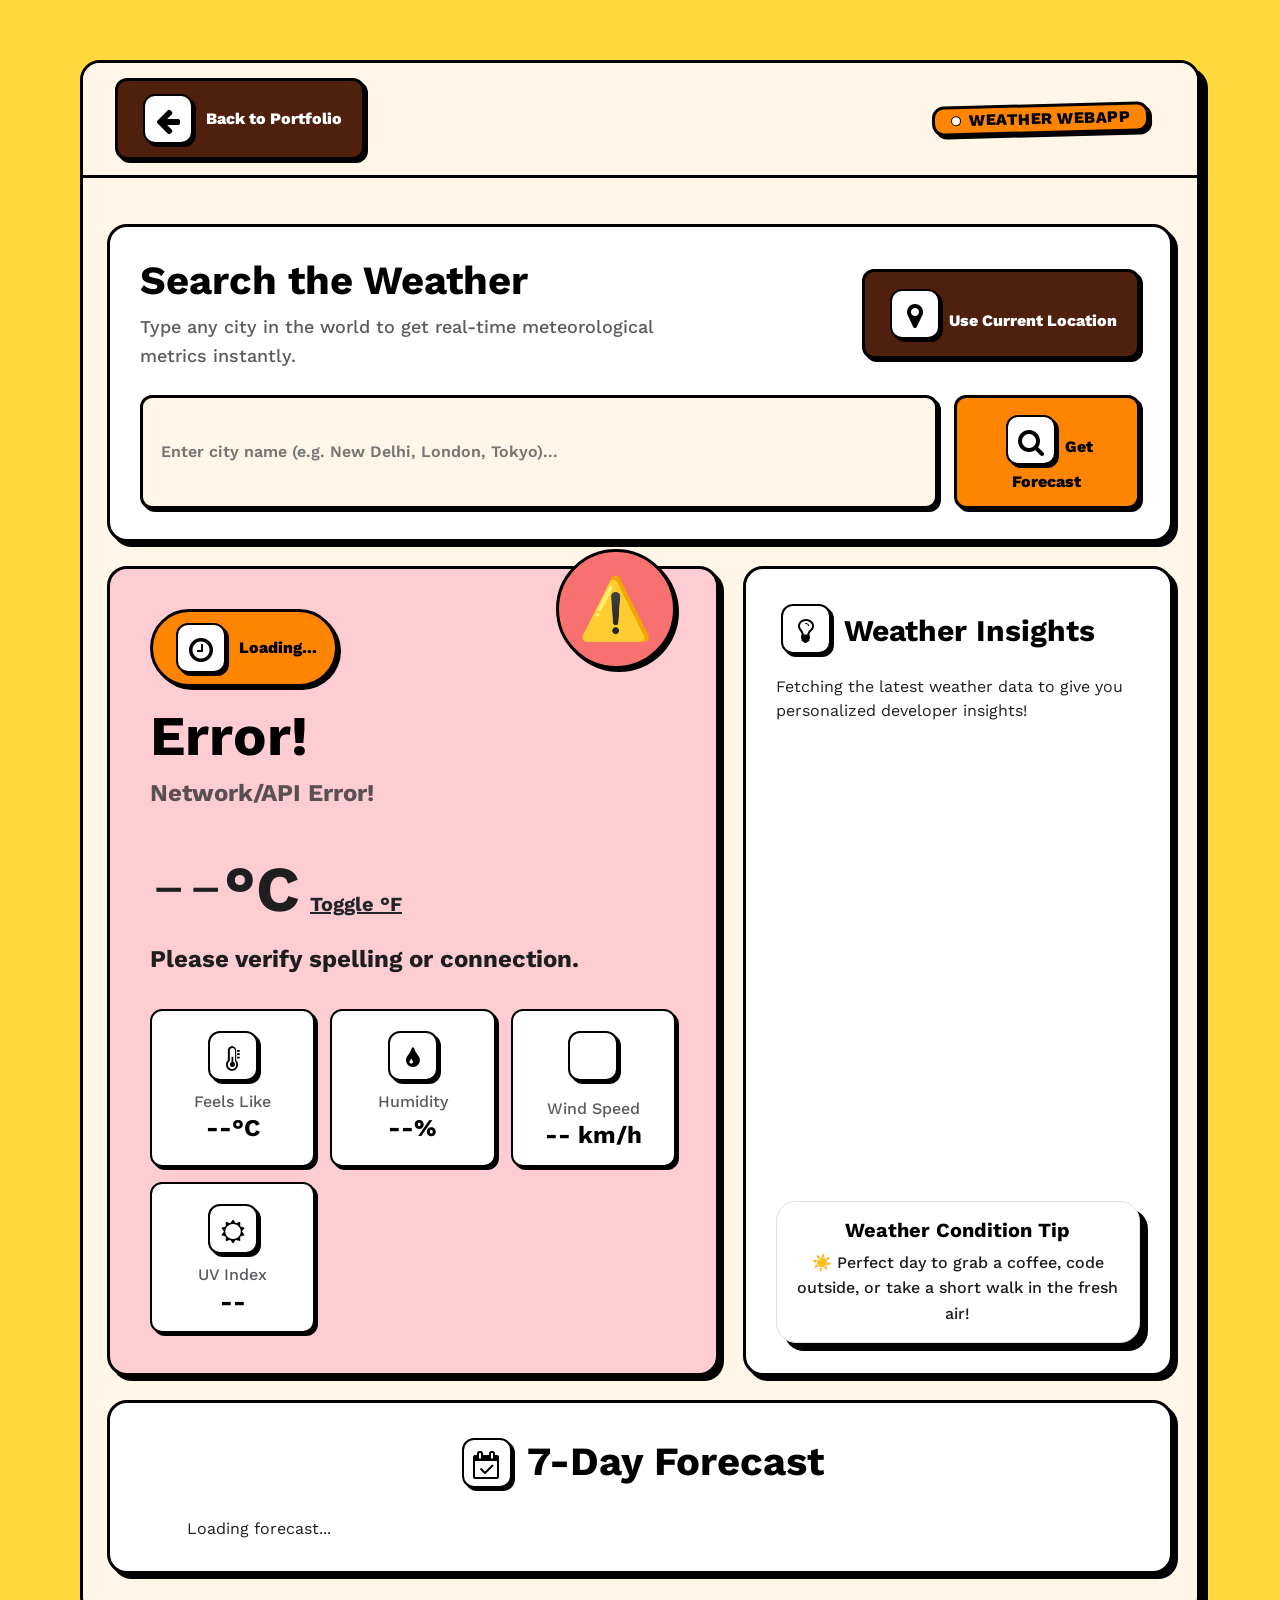
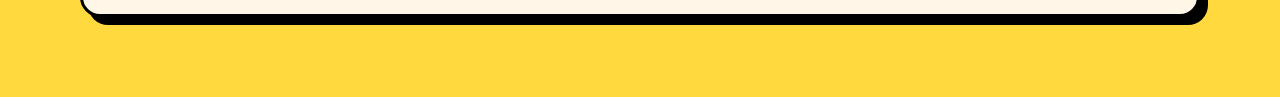
<file: weather.html>
<!DOCTYPE html>
<html lang="en">
<head>
    <meta charset="UTF-8">
    <meta name="viewport" content="width=device-width, initial-scale=1.0">
    <meta name="description" content="Neo-Brutalist Interactive Weather App.">
    <title>Interactive Weather Dashboard | Arindam</title>

    <!-- Google Fonts -->
    <link rel="preconnect" href="https://fonts.googleapis.com">
    <link rel="preconnect" href="https://fonts.gstatic.com" crossorigin>
    <link href="https://fonts.googleapis.com/css2?family=Work+Sans:wght@500;700;800&display=swap" rel="stylesheet">

    <!-- Bootstrap 5.3.0 CSS -->
    <link href="https://cdn.jsdelivr.net/npm/bootstrap@5.3.0/dist/css/bootstrap.min.css" rel="stylesheet" integrity="sha384-9ndCyUaIbzAi2FUVXJi0CjmCapSmO7SnpJef0486qhLnuZ2cdeRhO02iuK6FUUVM" crossorigin="anonymous">

    <!-- FontAwesome 4.7.0 for Icons -->
    <link rel="stylesheet" href="https://cdnjs.cloudflare.com/ajax/libs/font-awesome/4.7.0/css/font-awesome.min.css">

    <!-- Custom Neo-Brutalist Stylesheet -->
    <link rel="stylesheet" href="./css/style.css">

    <style>
        /* Dedicated weather page sub-styles */
        .weather-container {
            background-color: var(--color-white);
            border: var(--border-thick);
            border-radius: var(--radius-large);
            box-shadow: var(--shadow-flat);
            padding: 30px;
            margin-bottom: 30px;
            transition: var(--transition-playful);
        }

        .weather-container:hover {
            transform: translate(-3px, -3px);
            box-shadow: var(--shadow-flat-large);
        }

        .weather-badge {
            background-color: var(--color-primary);
            border: var(--border-thick);
            border-radius: var(--radius-full);
            padding: 6px 18px;
            box-shadow: var(--shadow-flat-small);
            font-weight: 800;
            display: inline-flex;
            align-items: center;
            gap: 8px;
            color: var(--color-black);
        }

        .weather-hero-card {
            background-color: #d1fae5; /* Mint green default background */
            border: var(--border-thick);
            border-radius: var(--radius-large);
            padding: 40px;
            position: relative;
            overflow: visible;
            box-shadow: var(--shadow-flat);
            transition: var(--transition-playful);
        }

        .weather-hero-card:hover {
            transform: scale(1.01) rotate(0.5deg);
            box-shadow: var(--shadow-flat-large);
        }

        /* Large custom weather sticker */
        .weather-sticker {
            position: absolute;
            top: -20px;
            right: 40px;
            width: 120px;
            height: 120px;
            border-radius: 50%;
            background-color: #fef08a; /* Bright yellow */
            border: var(--border-thick);
            box-shadow: var(--shadow-flat-small);
            display: flex;
            align-items: center;
            justify-content: center;
            font-size: 60px;
            animation: floatAnimation 4s ease-in-out infinite alternate;
            z-index: 5;
        }

        @keyframes floatAnimation {
            0% { transform: translateY(0) rotate(0deg); }
            100% { transform: translateY(-12px) rotate(10deg); }
        }

        .weather-metrics-grid {
            display: grid;
            grid-template-columns: repeat(auto-fit, minmax(130px, 1fr));
            gap: 15px;
            margin-top: 30px;
        }

        .metric-box {
            background-color: var(--color-white);
            border: var(--border-thin);
            border-radius: var(--radius-medium);
            padding: 15px;
            text-align: center;
            box-shadow: var(--shadow-flat-small);
            transition: var(--transition-playful);
        }

        .metric-box:hover {
            transform: translate(-3px, -3px);
            box-shadow: 4px 4px 0px var(--color-black);
            background-color: var(--bg-inner);
        }

        .forecast-card {
            background-color: var(--color-white);
            border: var(--border-thick);
            border-radius: var(--radius-medium);
            padding: 20px 15px;
            text-align: center;
            box-shadow: var(--shadow-flat-small);
            transition: var(--transition-playful);
        }

        .forecast-card:hover {
            transform: translate(-4px, -4px) rotate(-1deg);
            box-shadow: var(--shadow-flat);
            background-color: #fca5a5; /* anime red-pink on hover */
        }

        .search-btn {
            background-color: var(--color-primary);
            border: var(--border-thick);
            border-radius: var(--radius-medium);
            box-shadow: var(--shadow-flat-small);
            font-weight: 800;
            padding: 12px 25px;
            transition: var(--transition-playful);
            cursor: pointer;
        }

        .search-btn:hover {
            transform: translate(-3px, -3px);
            box-shadow: 6px 6px 0px var(--color-black);
            background-color: var(--bg-outer);
        }

        .geo-btn {
            background-color: var(--color-secondary);
            border: var(--border-thick);
            border-radius: var(--radius-medium);
            box-shadow: var(--shadow-flat-small);
            color: var(--color-white) !important;
            font-weight: 800;
            padding: 12px 20px;
            transition: var(--transition-playful);
            cursor: pointer;
        }

        .geo-btn:hover {
            transform: translate(-3px, -3px);
            box-shadow: 6px 6px 0px var(--color-black);
            background-color: var(--color-accent);
        }

        .temp-toggle {
            cursor: pointer;
            text-decoration: underline;
            font-weight: 700;
            margin-left: 10px;
        }

        .back-nav-badge {
            background-color: var(--color-secondary);
            border: var(--border-thick);
            border-radius: var(--radius-medium);
            padding: 8px 20px;
            box-shadow: var(--shadow-flat-small);
            font-weight: 800;
            color: var(--color-white) !important;
            display: inline-flex;
            align-items: center;
            gap: 8px;
            text-decoration: none;
            transition: var(--transition-playful);
        }

        .back-nav-badge:hover {
            transform: translate(-3px, -3px);
            box-shadow: var(--shadow-flat);
            background-color: var(--color-primary);
            color: var(--color-black) !important;
        }

        .error-sticker {
            background-color: #f87171 !important; /* light red */
        }
    </style>
</head>

<body>
<div class="body">

    <!-- Top Navigation Header -->
    <nav class="menu navbar navbar-expand-md navbar-light rounded" aria-label="Main Navigation">
      <div class="container-fluid">
        <a href="./index.html" class="back-nav-badge text-decoration-none">
          <i class="fa fa-arrow-left"></i>
          <span>Back to Portfolio</span>
        </a>
        
        <span class="navbar-brand py-0 logo-badge ms-auto">
          <span class="logo-dot"></span>
          <span class="logo-text">Weather WebApp</span>
        </span>
      </div>
    </nav>

    <!-- Main Dashboard Section -->
    <div class="container-fluid px-4 py-3">
        
        <!-- Search & Control Row -->
        <div class="weather-container mb-4">
            <div class="row align-items-center g-3">
                <div class="col-md-7">
                    <h2 class="fw-bold mb-2">Search the Weather</h2>
                    <p class="mb-0 text-muted">Type any city in the world to get real-time meteorological metrics instantly.</p>
                </div>
                <div class="col-md-5 text-md-end">
                    <button id="geoLocateBtn" class="geo-btn">
                        <i class="fa fa-map-marker"></i> Use Current Location
                    </button>
                </div>
            </div>
            
            <div class="row mt-4">
                <div class="col-12">
                    <form id="searchForm" class="d-flex flex-column flex-md-row gap-3">
                        <input type="text" id="cityInput" placeholder="Enter city name (e.g. New Delhi, London, Tokyo)..." required style="margin: 0; flex-grow: 1;">
                        <button type="submit" class="search-btn">
                            <i class="fa fa-search"></i> Get Forecast
                        </button>
                    </form>
                </div>
            </div>
        </div>

        <!-- Weather Status Row -->
        <div class="row g-4 mb-4">
            
            <!-- Current Weather Hero Card -->
            <div class="col-lg-7">
                <div id="weatherHeroCard" class="weather-hero-card h-100">
                    <!-- Animated Bouncy Weather Condition Sticker -->
                    <div id="conditionSticker" class="weather-sticker">☀️</div>
                    
                    <div class="weather-badge mb-3">
                        <i class="fa fa-clock-o"></i>
                        <span id="currentTime">Loading...</span>
                    </div>
                    
                    <h1 id="cityName" class="fw-bold display-4 mb-1">New Delhi</h1>
                    <p id="countryName" class="fs-4 fw-bold text-muted mb-4">India</p>
                    
                    <div class="d-flex align-items-baseline mb-2">
                        <span id="temperatureVal" class="display-1 fw-extrabold mb-0">--</span>
                        <span class="display-3 fw-bold mb-0">°<span id="tempUnit">C</span></span>
                        <span id="unitToggle" class="temp-toggle text-dark fs-5">Toggle °F</span>
                    </div>
                    
                    <p id="weatherDescription" class="fs-4 fw-bold mb-4">Clear Sky</p>
                    
                    <!-- Metrics Row -->
                    <div class="weather-metrics-grid">
                        <div class="metric-box">
                            <i class="fa fa-thermometer-half fs-4 mb-2 text-danger"></i>
                            <p class="mb-0 text-muted fs-6">Feels Like</p>
                            <h4 id="feelsLikeVal" class="fw-bold mb-0">--°C</h4>
                        </div>
                        <div class="metric-box">
                            <i class="fa fa-tint fs-4 mb-2 text-primary"></i>
                            <p class="mb-0 text-muted fs-6">Humidity</p>
                            <h4 id="humidityVal" class="fw-bold mb-0">--%</h4>
                        </div>
                        <div class="metric-box">
                            <i class="fa fa-wind fs-4 mb-2 text-secondary"></i>
                            <p class="mb-0 text-muted fs-6">Wind Speed</p>
                            <h4 id="windSpeedVal" class="fw-bold mb-0">-- km/h</h4>
                        </div>
                        <div class="metric-box">
                            <i class="fa fa-sun-o fs-4 mb-2 text-warning"></i>
                            <p class="mb-0 text-muted fs-6">UV Index</p>
                            <h4 id="uvIndexVal" class="fw-bold mb-0">--</h4>
                        </div>
                    </div>
                </div>
            </div>
            
            <!-- Quick Weather Insights & Sticker -->
            <div class="col-lg-5">
                <div class="weather-container h-100 d-flex flex-column justify-content-between">
                    <div>
                        <h3 class="fw-bold mb-3"><i class="fa fa-lightbulb-o text-warning"></i> Weather Insights</h3>
                        <div id="weatherInsightText" class="paragraph mb-4">
                            Fetching the latest weather data to give you personalized developer insights!
                        </div>
                    </div>
                    
                    <div class="about-music-player bg-white border border-thick p-3 text-center" style="max-width: 100%; margin: 0;">
                        <h5 class="fw-bold mb-2">Weather Condition Tip</h5>
                        <p id="weatherTipText" class="mb-0 fs-6">
                            ☀️ Perfect day to grab a coffee, code outside, or take a short walk in the fresh air!
                        </p>
                    </div>
                </div>
            </div>

        </div>

        <!-- 7-Day Forecast Section -->
        <div class="weather-container mb-4">
            <h2 class="fw-bold mb-4 text-center"><i class="fa fa-calendar-check-o"></i> 7-Day Forecast</h2>
            <div id="forecastGrid" class="row row-cols-2 row-cols-sm-3 row-cols-md-4 row-cols-lg-7 g-3">
                <!-- Forecast Cards will be dynamically inserted here -->
                <div class="col text-center">Loading forecast...</div>
            </div>
        </div>

    </div>

</div>

<!-- Bootstrap 5.3.0 Bundle JS -->
<script src="https://cdn.jsdelivr.net/npm/bootstrap@5.3.0/dist/js/bootstrap.bundle.min.js" integrity="sha384-geWF76RCwLtnZ8qwWowPQNguL3RmwHVBC9FhGdlKrxdiJJigb/j/68SIy3Te4Bkz" crossorigin="anonymous"></script>

<script>
    // State management
    let currentTempC = 0;
    let currentFeelsC = 0;
    let isCelsius = true;
    let forecastData = [];

    // Weather code mapping (WMO weather codes to Emojis and Descriptions)
    function mapWeatherCode(code) {
        const mapping = {
            0: { emoji: '☀️', desc: 'Sunny / Clear Sky', bg: '#fef3c7', tip: 'Bright and beautiful! Perfect day to step outside and write some clean code.' },
            1: { emoji: '🌤️', desc: 'Mainly Clear', bg: '#fef3c7', tip: 'Pleasant weather. Take a quick break to refresh your eyes!' },
            2: { emoji: '⛅', desc: 'Partly Cloudy', bg: '#f1f5f9', tip: 'Mildly cloudy. Great day for concentration and productivity.' },
            3: { emoji: '☁️', desc: 'Overcast', bg: '#e2e8f0', tip: 'Cloudy skies. Cozy up inside with a hot drink and push some commits.' },
            45: { emoji: '🌫️', desc: 'Foggy', bg: '#cbd5e1', tip: 'Low visibility. Stay cozy indoors and debug those tricky logic bugs.' },
            48: { emoji: '🌫️', desc: 'Depositing Rime Fog', bg: '#cbd5e1', tip: 'Chilly and foggy. Perfect time for deep focus coding.' },
            51: { emoji: '🌧️', desc: 'Light Drizzle', bg: '#dbeafe', tip: 'A light shower. Put on some lo-fi beats and enjoy coding.' },
            53: { emoji: '🌧️', desc: 'Moderate Drizzle', bg: '#dbeafe', tip: 'Rain is picking up. Stay dry and keep building amazing apps.' },
            55: { emoji: '🌧️', desc: 'Dense Drizzle', bg: '#bfdbfe', tip: 'Steady drizzle outside. Perfect weather to stay tucked in and study.' },
            61: { emoji: '🌧️', desc: 'Slight Rain', bg: '#bfdbfe', tip: 'Light rainfall. Grab a warm tea and tackle that backlog!' },
            63: { emoji: '🌧️', desc: 'Moderate Rain', bg: '#93c5fd', tip: 'Steady rain outside. Listen to the rain sounds and debug.' },
            65: { emoji: '🌧️', desc: 'Heavy Rain', bg: '#60a5fa', tip: 'Torrential downpour! Stay indoors and keep warm.' },
            71: { emoji: '❄️', desc: 'Slight Snowfall', bg: '#eff6ff', tip: 'Winter magic! Cozy up, watch the snow, and code.' },
            73: { emoji: '❄️', desc: 'Moderate Snowfall', bg: '#eff6ff', tip: 'Beautiful winter scenery. Make a warm cocoa!' },
            75: { emoji: '❄️', desc: 'Heavy Snowfall', bg: '#eff6ff', tip: 'Snow storm! Stay warm and enjoy a productive indoor sprint.' },
            80: { emoji: '🌧️', desc: 'Slight Rain Showers', bg: '#dbeafe', tip: 'Passing rain. Keep an eye out for a rainbow!' },
            81: { emoji: '🌧️', desc: 'Moderate Rain Showers', bg: '#bfdbfe', tip: 'Heavier rain showers. Keep building digital masterpieces.' },
            82: { emoji: '🌧️', desc: 'Violent Rain Showers', bg: '#60a5fa', tip: 'Heavy storm! Make sure everything is backed up in Git.' },
            95: { emoji: '⛈️', desc: 'Thunderstorm', bg: '#fed7aa', tip: 'Stormy skies! Dramatic lighting outside, stay safe and dry inside.' },
            96: { emoji: '⛈️', desc: 'Thunderstorm with Hail', bg: '#fed7aa', tip: 'Hail and storm. The perfect excuse to stay in and code all night.' },
            99: { emoji: '⛈️', desc: 'Heavy Thunderstorm', bg: '#ffedd5', tip: 'Heavy storm warning! Keep safe and enjoy a deep-focus sprint.' }
        };
        return mapping[code] || { emoji: '🌡️', desc: 'Unknown Conditions', bg: '#fff6e7', tip: 'Weather metrics fetched. Check it out and plan your developer day accordingly!' };
    }

    // Geocoding Search
    async function searchCity(cityName) {
        try {
            document.getElementById('cityName').innerText = "Searching...";
            document.getElementById('countryName').innerText = "Connecting to Satellite...";
            
            const geocodeUrl = `https://geocoding-api.open-meteo.com/v1/search?name=${encodeURIComponent(cityName)}&count=1&language=en&format=json`;
            const response = await fetch(geocodeUrl);
            const data = await response.json();

            if (!data.results || data.results.length === 0) {
                showError("City Not Found!");
                return;
            }

            const city = data.results[0];
            fetchWeather(city.latitude, city.longitude, city.name, city.country || city.admin1 || '');
        } catch (error) {
            console.error("Geocoding Error:", error);
            showError("Network/API Error!");
        }
    }

    // Fetch Weather Data
    async function fetchWeather(lat, lon, name, country) {
        try {
            const weatherUrl = `https://api.open-meteo.com/v1/forecast?latitude=${lat}&longitude=${lon}&current=temperature_2m,relative_humidity_2m,apparent_temperature,is_day,precipitation,rain,showers,snowfall,weather_code,wind_speed_10m&daily=weather_code,temperature_2m_max,temperature_2m_min,uv_index_max&timezone=auto`;
            const response = await fetch(weatherUrl);
            const data = await response.json();

            // Set current state
            currentTempC = data.current.temperature_2m;
            currentFeelsC = data.current.apparent_temperature;
            
            // Map Weather details
            const condition = mapWeatherCode(data.current.weather_code);

            // Update UI
            document.getElementById('cityName').innerText = name;
            document.getElementById('countryName').innerText = country;
            document.getElementById('weatherDescription').innerText = condition.desc;
            document.getElementById('conditionSticker').innerText = condition.emoji;
            document.getElementById('conditionSticker').classList.remove('error-sticker');
            
            // Set Dynamic Card Background Colors based on weather theme!
            document.getElementById('weatherHeroCard').style.backgroundColor = condition.bg;

            document.getElementById('humidityVal').innerText = `${data.current.relative_humidity_2m}%`;
            document.getElementById('windSpeedVal').innerText = `${data.current.wind_speed_10m} km/h`;
            
            // Set UV Index (from daily array index 0)
            const uv = data.daily.uv_index_max[0] || 0;
            document.getElementById('uvIndexVal').innerText = uv;

            // Set current time and date
            const localDate = new Date();
            document.getElementById('currentTime').innerText = localDate.toLocaleDateString('en-US', {
                weekday: 'long', month: 'short', day: 'numeric', hour: '2-digit', minute: '2-digit'
            });

            // Set Insights & Tips
            document.getElementById('weatherTipText').innerText = `${condition.emoji} ${condition.tip}`;
            
            let insightText = `Right now in **${name}**, it is **${currentTempC}°C** with **${condition.desc}**. `;
            if (currentTempC > 30) {
                insightText += "It's quite hot outside! Ensure your workstation is ventilated, stay hydrated, and maybe compile some lighter projects.";
            } else if (currentTempC < 15) {
                insightText += "It's a bit chilly! A warm drink and cozy sweaters are highly recommended for optimal coding velocity today.";
            } else {
                insightText += "The weather is absolute gold! Enjoy the beautiful day, and get ready to push some incredible updates.";
            }
            document.getElementById('weatherInsightText').innerHTML = insightText;

            // Render temperatures
            updateTempDisplay();

            // Render Forecast Grid
            renderForecast(data.daily);

        } catch (error) {
            console.error("Weather Fetch Error:", error);
            showError("Error Fetching Data!");
        }
    }

    // Render Forecast Grid
    function renderForecast(daily) {
        const grid = document.getElementById('forecastGrid');
        grid.innerHTML = ''; // Clear

        const days = ['Sun', 'Mon', 'Tue', 'Wed', 'Thu', 'Fri', 'Sat'];
        
        for (let i = 0; i < 7; i++) {
            const date = new Date(daily.time[i]);
            const dayName = i === 0 ? 'Today' : days[date.getDay()];
            const code = daily.weather_code[i];
            const condition = mapWeatherCode(code);
            
            const maxTemp = isCelsius ? Math.round(daily.temperature_2m_max[i]) : Math.round((daily.temperature_2m_max[i] * 9/5) + 32);
            const minTemp = isCelsius ? Math.round(daily.temperature_2m_min[i]) : Math.round((daily.temperature_2m_min[i] * 9/5) + 32);

            const card = document.createElement('div');
            card.className = 'col';
            card.innerHTML = `
                <div class="forecast-card h-100" style="background-color: ${i === 0 ? '#fef3c7' : 'var(--color-white)'}">
                    <h5 class="fw-bold mb-2">${dayName}</h5>
                    <div class="fs-1 mb-2">${condition.emoji}</div>
                    <p class="mb-1 text-muted fs-6 fw-bold">${condition.desc.split('/')[0]}</p>
                    <h5 class="fw-bold mb-0 text-dark">
                        ${maxTemp}° <span class="fs-6 text-muted fw-normal">${minTemp}°</span>
                    </h5>
                </div>
            `;
            grid.appendChild(card);
        }
    }

    // Update Temperatures in UI
    function updateTempDisplay() {
        const tVal = isCelsius ? Math.round(currentTempC) : Math.round((currentTempC * 9/5) + 32);
        const fVal = isCelsius ? Math.round(currentFeelsC) : Math.round((currentFeelsC * 9/5) + 32);
        const unit = isCelsius ? 'C' : 'F';

        document.getElementById('temperatureVal').innerText = tVal;
        document.getElementById('tempUnit').innerText = unit;
        document.getElementById('feelsLikeVal').innerText = `${fVal}°${unit}`;
    }

    // Toggle units
    document.getElementById('unitToggle').addEventListener('click', () => {
        isCelsius = !isCelsius;
        document.getElementById('unitToggle').innerText = isCelsius ? 'Toggle °F' : 'Toggle °C';
        updateTempDisplay();
        
        // Re-request geolocated search or current city search info to re-render forecast cards
        const currentCity = document.getElementById('cityName').innerText;
        if (currentCity && currentCity !== 'Searching...' && currentCity !== 'Error!') {
            searchCity(currentCity);
        }
    });

    // Show Error UI
    function showError(msg) {
        document.getElementById('cityName').innerText = "Error!";
        document.getElementById('countryName').innerText = msg;
        document.getElementById('weatherDescription').innerText = "Please verify spelling or connection.";
        document.getElementById('conditionSticker').innerText = "⚠️";
        document.getElementById('conditionSticker').classList.add('error-sticker');
        document.getElementById('weatherHeroCard').style.backgroundColor = '#fecdd3'; // Soft error pink
        
        document.getElementById('temperatureVal').innerText = "--";
        document.getElementById('humidityVal').innerText = "--%";
        document.getElementById('windSpeedVal').innerText = "-- km/h";
        document.getElementById('uvIndexVal').innerText = "--";
        document.getElementById('feelsLikeVal').innerText = "--°C";
    }

    // Event Listeners
    document.getElementById('searchForm').addEventListener('submit', (e) => {
        e.preventDefault();
        const city = document.getElementById('cityInput').value.trim();
        if (city) {
            searchCity(city);
        }
    });

    // Geolocation API support
    document.getElementById('geoLocateBtn').addEventListener('click', () => {
        if (navigator.geolocation) {
            document.getElementById('cityName').innerText = "Locating...";
            document.getElementById('countryName').innerText = "Requesting satellite link...";
            
            navigator.geolocation.getCurrentPosition(
                (position) => {
                    const lat = position.coords.latitude;
                    const lon = position.coords.longitude;
                    fetchWeather(lat, lon, "Your Location", "Local Coordinates");
                },
                (error) => {
                    console.error("Location retrieval rejected:", error);
                    showError("Access Denied/GPS Error");
                }
            );
        } else {
            showError("Geolocation unsupported");
        }
    });

    // Initialize with a default city (e.g. New Delhi)
    window.addEventListener('load', () => {
        searchCity("New Delhi");
    });
</script>
</body>
</html>
</file>
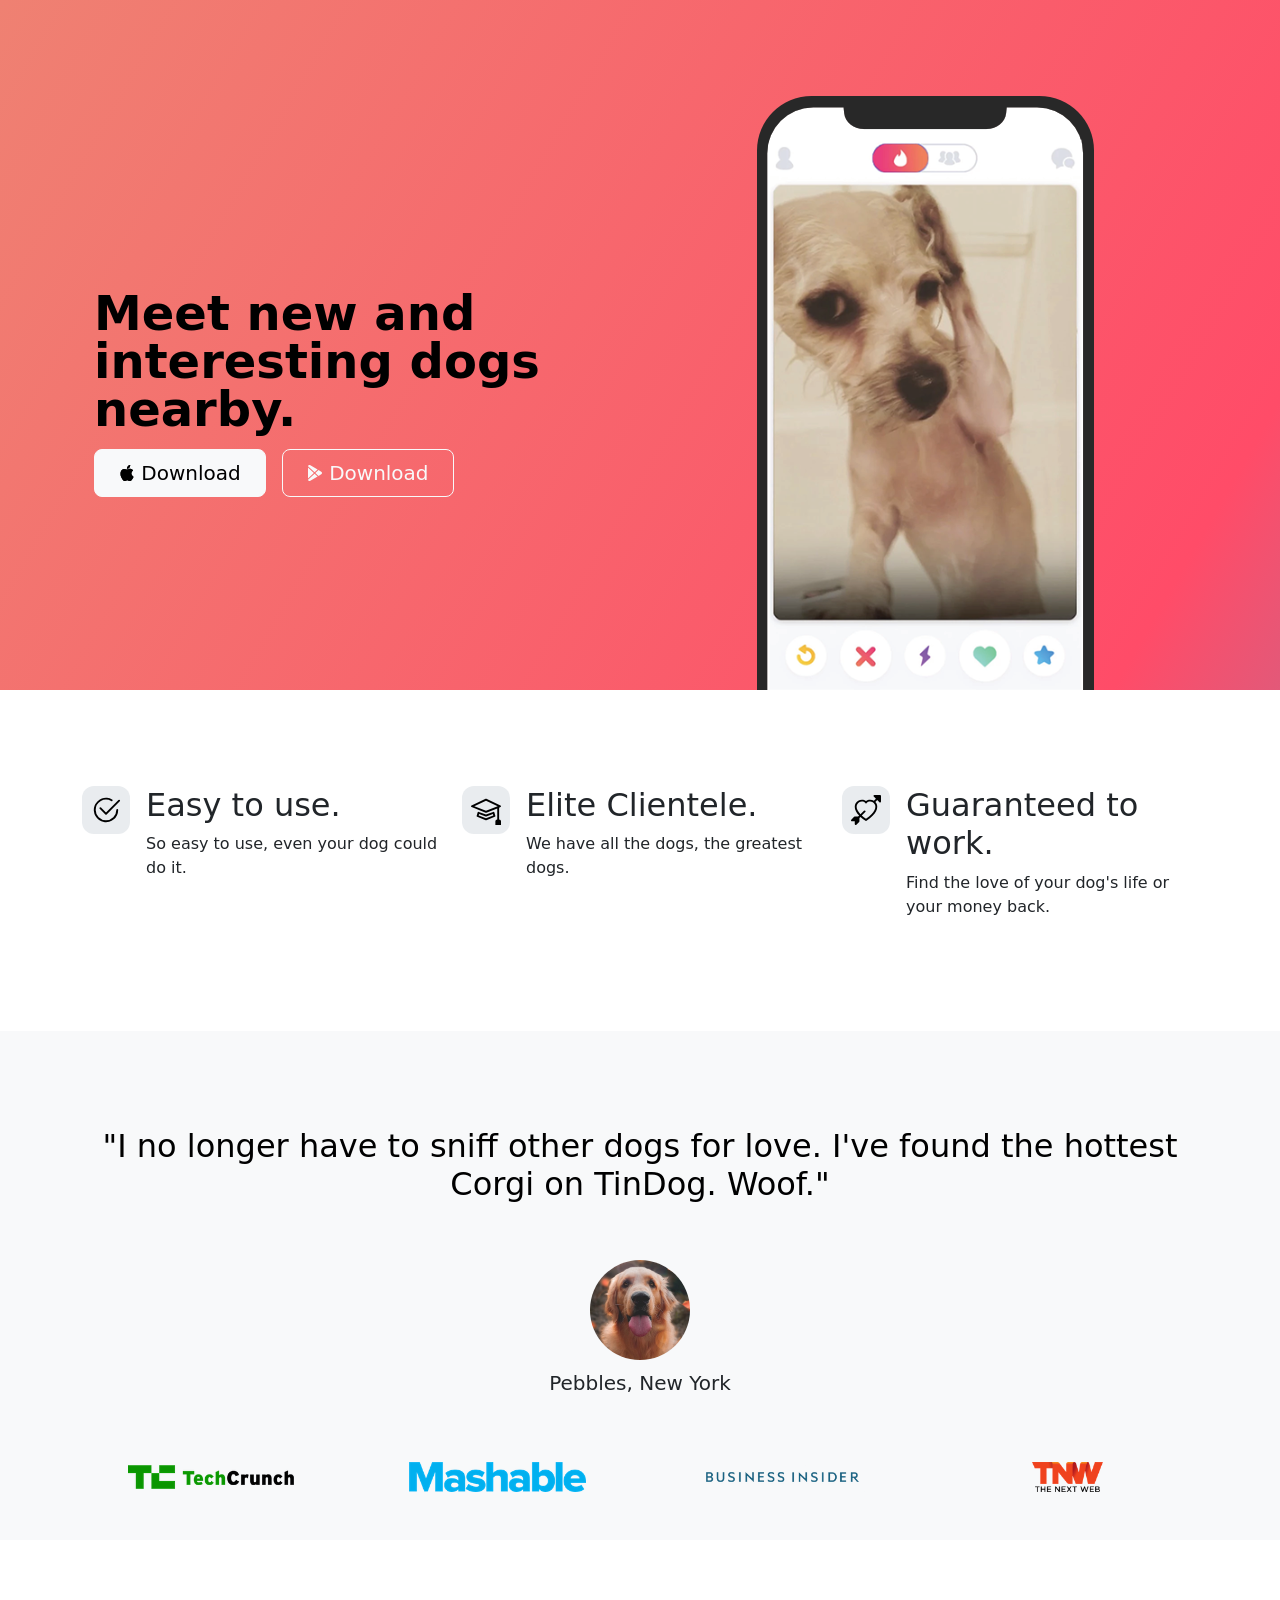
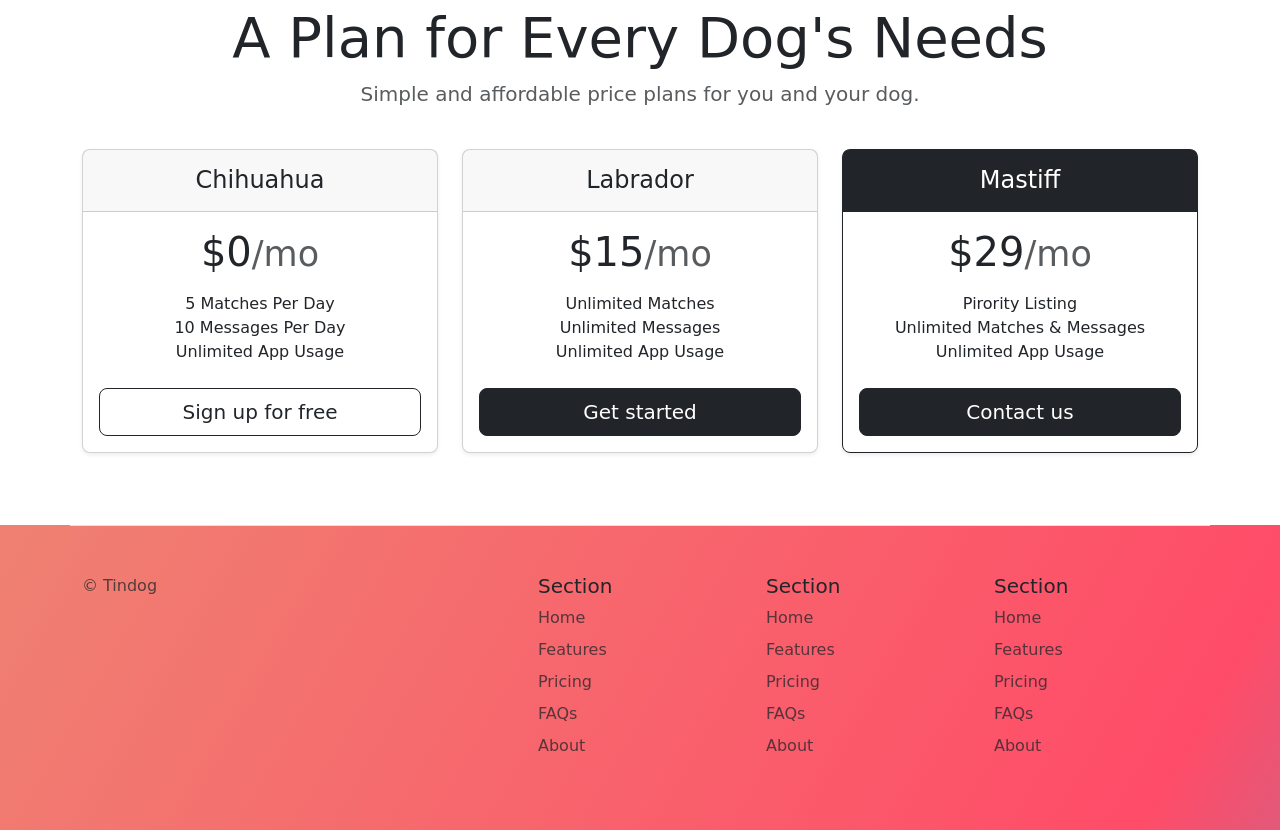
<file: tindog/solution.html>
<!DOCTYPE html>
<html lang="en">

<head>
  <meta charset="UTF-8">
  <meta name="viewport" content="width=device-width, initial-scale=1.0">
  <title>TinDog</title>
  <link href="https://cdn.jsdelivr.net/npm/bootstrap@5.3.0-alpha3/dist/css/bootstrap.min.css" rel="stylesheet"
    integrity="sha384-KK94CHFLLe+nY2dmCWGMq91rCGa5gtU4mk92HdvYe+M/SXH301p5ILy+dN9+nJOZ" crossorigin="anonymous">
  <link rel="stylesheet" href="./css/solution.css">
</head>

<body>


  <!-- Title -->
  <section id="title" class="gradient-background">

    <div class="container col-xxl-8 px-4 pt-5">
      <div class="row flex-lg-row-reverse align-items-center g-5 pt-5">
        <div class="col-10 col-sm-8 col-lg-6">
          <img src="./images/iphone.png" class="d-block mx-lg-auto img-fluid" alt="Bootstrap Themes" height="200"
            loading="lazy">
        </div>
        <div class="col-lg-6">
          <h1 class="display-5 fw-bold text-body-emphasis lh-1 mb-3">Meet new and interesting dogs nearby.</h1>

          <div class="d-grid gap-2 d-md-flex justify-content-md-start">
            <button type="button" class="btn btn-light btn-lg px-4 me-md-2"><svg xmlns="http://www.w3.org/2000/svg"
                width="16" height="16" fill="currentColor" class="bi bi-apple mb-1" viewBox="0 0 16 16">
                <path
                  d="M11.182.008C11.148-.03 9.923.023 8.857 1.18c-1.066 1.156-.902 2.482-.878 2.516.024.034 1.52.087 2.475-1.258.955-1.345.762-2.391.728-2.43Zm3.314 11.733c-.048-.096-2.325-1.234-2.113-3.422.212-2.189 1.675-2.789 1.698-2.854.023-.065-.597-.79-1.254-1.157a3.692 3.692 0 0 0-1.563-.434c-.108-.003-.483-.095-1.254.116-.508.139-1.653.589-1.968.607-.316.018-1.256-.522-2.267-.665-.647-.125-1.333.131-1.824.328-.49.196-1.422.754-2.074 2.237-.652 1.482-.311 3.83-.067 4.56.244.729.625 1.924 1.273 2.796.576.984 1.34 1.667 1.659 1.899.319.232 1.219.386 1.843.067.502-.308 1.408-.485 1.766-.472.357.013 1.061.154 1.782.539.571.197 1.111.115 1.652-.105.541-.221 1.324-1.059 2.238-2.758.347-.79.505-1.217.473-1.282Z" />
                <path
                  d="M11.182.008C11.148-.03 9.923.023 8.857 1.18c-1.066 1.156-.902 2.482-.878 2.516.024.034 1.52.087 2.475-1.258.955-1.345.762-2.391.728-2.43Zm3.314 11.733c-.048-.096-2.325-1.234-2.113-3.422.212-2.189 1.675-2.789 1.698-2.854.023-.065-.597-.79-1.254-1.157a3.692 3.692 0 0 0-1.563-.434c-.108-.003-.483-.095-1.254.116-.508.139-1.653.589-1.968.607-.316.018-1.256-.522-2.267-.665-.647-.125-1.333.131-1.824.328-.49.196-1.422.754-2.074 2.237-.652 1.482-.311 3.83-.067 4.56.244.729.625 1.924 1.273 2.796.576.984 1.34 1.667 1.659 1.899.319.232 1.219.386 1.843.067.502-.308 1.408-.485 1.766-.472.357.013 1.061.154 1.782.539.571.197 1.111.115 1.652-.105.541-.221 1.324-1.059 2.238-2.758.347-.79.505-1.217.473-1.282Z" />
              </svg> Download</button>
            <button type="button" class="btn btn-outline-light btn-lg px-4"><svg xmlns="http://www.w3.org/2000/svg"
                width="16" height="16" fill="currentColor" class="bi bi-google-play mb-1" viewBox="0 0 16 16">
                <path
                  d="M14.222 9.374c1.037-.61 1.037-2.137 0-2.748L11.528 5.04 8.32 8l3.207 2.96 2.694-1.586Zm-3.595 2.116L7.583 8.68 1.03 14.73c.201 1.029 1.36 1.61 2.303 1.055l7.294-4.295ZM1 13.396V2.603L6.846 8 1 13.396ZM1.03 1.27l6.553 6.05 3.044-2.81L3.333.215C2.39-.341 1.231.24 1.03 1.27Z" />
              </svg> Download</button>
          </div>
        </div>
       </div>
       </div>
  </section>
  <!-- Features -->
  <section id="features">
    <div class="container mt-5">
      <div class="row g-4 py-5 row-cols-1 row-cols-lg-3">
        <div class="col d-flex align-items-start">
          <div
            class="icon-square text-body-emphasis bg-body-secondary d-inline-flex align-items-center justify-content-center fs-4 flex-shrink-0 me-3">
            <svg xmlns="http://www.w3.org/2000/svg" height="30" fill="currentColor" class="bi bi-check2-circle"
              viewBox="0 0 16 16">
              <path
                d="M2.5 8a5.5 5.5 0 0 1 8.25-4.764.5.5 0 0 0 .5-.866A6.5 6.5 0 1 0 14.5 8a.5.5 0 0 0-1 0 5.5 5.5 0 1 1-11 0z" />
              <path
                d="M15.354 3.354a.5.5 0 0 0-.708-.708L8 9.293 5.354 6.646a.5.5 0 1 0-.708.708l3 3a.5.5 0 0 0 .708 0l7-7z" />
            </svg>
          </div>
          <div>
            <h3 class="fs-2">Easy to use.</h3>
            <p>So easy to use, even your dog could do it.</p>

          </div>
        </div>
        <div class="col d-flex align-items-start">
          <div
            class="icon-square text-body-emphasis bg-body-secondary d-inline-flex align-items-center justify-content-center fs-4 flex-shrink-0 me-3">
            <svg xmlns="http://www.w3.org/2000/svg" height="30" fill="currentColor" class="bi bi-mortarboard"
              viewBox="0 0 16 16">
              <path
                d="M8.211 2.047a.5.5 0 0 0-.422 0l-7.5 3.5a.5.5 0 0 0 .025.917l7.5 3a.5.5 0 0 0 .372 0L14 7.14V13a1 1 0 0 0-1 1v2h3v-2a1 1 0 0 0-1-1V6.739l.686-.275a.5.5 0 0 0 .025-.917l-7.5-3.5ZM8 8.46 1.758 5.965 8 3.052l6.242 2.913L8 8.46Z" />
              <path
                d="M4.176 9.032a.5.5 0 0 0-.656.327l-.5 1.7a.5.5 0 0 0 .294.605l4.5 1.8a.5.5 0 0 0 .372 0l4.5-1.8a.5.5 0 0 0 .294-.605l-.5-1.7a.5.5 0 0 0-.656-.327L8 10.466 4.176 9.032Zm-.068 1.873.22-.748 3.496 1.311a.5.5 0 0 0 .352 0l3.496-1.311.22.748L8 12.46l-3.892-1.556Z" />
            </svg>
          </div>
          <div>
            <h3 class="fs-2">Elite Clientele.</h3>
            <p>We have all the dogs, the greatest dogs.</p>

          </div>
        </div>
        <div class="col d-flex align-items-start">
          <div
            class="icon-square text-body-emphasis bg-body-secondary d-inline-flex align-items-center justify-content-center fs-4 flex-shrink-0 me-3">
            <svg xmlns="http://www.w3.org/2000/svg" height="30" fill="currentColor" class="bi bi-arrow-through-heart"
              viewBox="0 0 16 16">
              <path fill-rule="evenodd"
                d="M2.854 15.854A.5.5 0 0 1 2 15.5V14H.5a.5.5 0 0 1-.354-.854l1.5-1.5A.5.5 0 0 1 2 11.5h1.793l.53-.53c-.771-.802-1.328-1.58-1.704-2.32-.798-1.575-.775-2.996-.213-4.092C3.426 2.565 6.18 1.809 8 3.233c1.25-.98 2.944-.928 4.212-.152L13.292 2 12.147.854A.5.5 0 0 1 12.5 0h3a.5.5 0 0 1 .5.5v3a.5.5 0 0 1-.854.354L14 2.707l-1.006 1.006c.236.248.44.531.6.845.562 1.096.585 2.517-.213 4.092-.793 1.563-2.395 3.288-5.105 5.08L8 13.912l-.276-.182a21.86 21.86 0 0 1-2.685-2.062l-.539.54V14a.5.5 0 0 1-.146.354l-1.5 1.5Zm2.893-4.894A20.419 20.419 0 0 0 8 12.71c2.456-1.666 3.827-3.207 4.489-4.512.679-1.34.607-2.42.215-3.185-.817-1.595-3.087-2.054-4.346-.761L8 4.62l-.358-.368c-1.259-1.293-3.53-.834-4.346.761-.392.766-.464 1.845.215 3.185.323.636.815 1.33 1.519 2.065l1.866-1.867a.5.5 0 1 1 .708.708L5.747 10.96Z" />
            </svg>
          </div>
          <div>
            <h3 class="fs-2">Guaranteed to work.</h3>
            <p>Find the love of your dog's life or your money back.</p>

          </div>
        </div>
      </div>
    </div>
  </section>
  <!-- Testimonial -->
  <section id="testimonial">
    <div class="my-5">
      <div class="p-5 text-center bg-body-tertiary">
        <div class="container py-5">
          <h2 class="text-body-emphasis">"I no longer have to sniff other dogs for love. I've found the hottest Corgi on
            TinDog. Woof."</h2>
          <img class="profile-img mt-5" src="./images/dog-img.jpg" alt="dog image">
          <p class="col-lg-8 mx-auto lead mt-2">
            Pebbles, New York
          </p>
        </div>

        <div class="container">
          <div class="row">
            <div class="col-lg-3 col-sm-12">
              <img src="./images/techcrunch.png" alt="techcrunch" height="30">
            </div>
            <div class="col-lg-3 col-sm-12">
              <img src="./images/mashable.png" alt="mashable" height="30">
            </div>
            <div class="col-lg-3 col-sm-12">
              <img src="./images/bizinsider.png" alt="bizinsider" height="30">
            </div>
            <div class="col-lg-3 col-sm-12">
              <img src="./images/tnw.png" alt="tnw" height="30">
            </div>
          </div>
        </div>
      </div>
    </div>
  </section>
  <!-- Pricing -->
  <section id="pricing">
    <div class="container">
      <div class="pricing-header p-3 pb-md-4 mx-auto text-center">
        <h2 class="display-4 fw-normal">A Plan for Every Dog's Needs</h2>
        <p class="fs-5 text-body-secondary">Simple and affordable price plans for you and your dog.
      </div>
      <div class="row row-cols-1 row-cols-md-3 mb-3 text-center">
        <div class="col">
          <div class="card mb-4 rounded-3 shadow-sm">
            <div class="card-header py-3">
              <h4 class="my-0 fw-normal">Chihuahua</h4>
            </div>
            <div class="card-body">
              <h1 class="card-title pricing-card-title">$0<small class="text-body-secondary fw-light">/mo</small></h1>
              <ul class="list-unstyled mt-3 mb-4">
                <li>5 Matches Per Day</li>
                <li>10 Messages Per Day</li>
                <li>Unlimited App Usage</li>
              </ul>
              <button type="button" class="w-100 btn btn-lg btn-outline-dark">Sign up for free</button>
            </div>
          </div>
        </div>
        <div class="col">
          <div class="card mb-4 rounded-3 shadow-sm">
            <div class="card-header py-3">
              <h4 class="my-0 fw-normal">Labrador</h4>
            </div>
            <div class="card-body">
              <h1 class="card-title pricing-card-title">$15<small class="text-body-secondary fw-light">/mo</small></h1>
              <ul class="list-unstyled mt-3 mb-4">
                <li>Unlimited Matches</li>
                <li>Unlimited Messages</li>
                <li>Unlimited App Usage</li>
              </ul>
              <button type="button" class="w-100 btn btn-lg btn-dark">Get started</button>
            </div>
          </div>
        </div>
        <div class="col">
          <div class="card mb-4 rounded-3 shadow-sm border-dark">
            <div class="card-header py-3 text-bg-dark border-dark">
              <h4 class="my-0 fw-normal">Mastiff</h4>
            </div>
            <div class="card-body">
              <h1 class="card-title pricing-card-title">$29<small class="text-body-secondary fw-light">/mo</small></h1>
              <ul class="list-unstyled mt-3 mb-4">
                <li>Pirority Listing</li>
                <li>Unlimited Matches & Messages</li>
                <li>Unlimited App Usage</li>
              </ul>
              <button type="button" class="w-100 btn btn-lg btn-dark">Contact us</button>
            </div>
          </div>
        </div>
      </div>
    </div>
  </section>
  <!-- Footer -->
  <section id="contact" class="gradient-background">
    <div class="container ">
      <footer class="row row-cols-1 row-cols-sm-2 row-cols-md-5 py-5 mt-5 border-top">
        <div class="col mb-3">

          <p class="text-body-secondary">© Tindog</p>
        </div>

        <div class="col mb-3">

        </div>

        <div class="col mb-3">
          <h5>Section</h5>
          <ul class="nav flex-column">
            <li class="nav-item mb-2"><a href="#" class="nav-link p-0 text-body-secondary">Home</a></li>
            <li class="nav-item mb-2"><a href="#" class="nav-link p-0 text-body-secondary">Features</a></li>
            <li class="nav-item mb-2"><a href="#" class="nav-link p-0 text-body-secondary">Pricing</a></li>
            <li class="nav-item mb-2"><a href="#" class="nav-link p-0 text-body-secondary">FAQs</a></li>
            <li class="nav-item mb-2"><a href="#" class="nav-link p-0 text-body-secondary">About</a></li>
          </ul>
        </div>

        <div class="col mb-3">
          <h5>Section</h5>
          <ul class="nav flex-column">
            <li class="nav-item mb-2"><a href="#" class="nav-link p-0 text-body-secondary">Home</a></li>
            <li class="nav-item mb-2"><a href="#" class="nav-link p-0 text-body-secondary">Features</a></li>
            <li class="nav-item mb-2"><a href="#" class="nav-link p-0 text-body-secondary">Pricing</a></li>
            <li class="nav-item mb-2"><a href="#" class="nav-link p-0 text-body-secondary">FAQs</a></li>
            <li class="nav-item mb-2"><a href="#" class="nav-link p-0 text-body-secondary">About</a></li>
          </ul>
        </div>

        <div class="col mb-3">
          <h5>Section</h5>
          <ul class="nav flex-column">
            <li class="nav-item mb-2"><a href="#" class="nav-link p-0 text-body-secondary">Home</a></li>
            <li class="nav-item mb-2"><a href="#" class="nav-link p-0 text-body-secondary">Features</a></li>
            <li class="nav-item mb-2"><a href="#" class="nav-link p-0 text-body-secondary">Pricing</a></li>
            <li class="nav-item mb-2"><a href="#" class="nav-link p-0 text-body-secondary">FAQs</a></li>
            <li class="nav-item mb-2"><a href="#" class="nav-link p-0 text-body-secondary">About</a></li>
          </ul>
        </div>
      </footer>
    </div>
  </section>
</body>

</html>
</file>
<file: css/style.css>
/* 
  =========================================
  PREMIUM NEO-BRUTALIST STYLESHEET
  =========================================
  This CSS defines the modern Neo-Brutalist design tokens.
  You can customize the colors, borders, and shadows using 
  the CSS custom properties (variables) defined in the :root element.
*/

:root {
  /* Color Palette - Customize your theme colors here! */
  --bg-outer: #FFD93D;       /* Vibrant yellow background surrounding the main card container */
  --bg-inner: #fff6e7;       /* Warm cream background of the main portfolio container */
  --color-primary: #ff8400;  /* Energetic orange for highlights, primary buttons, and inputs */
  --color-secondary: #4f200d;/* Dark chocolate brown for dark buttons and accents */
  --color-accent: #6f402d;   /* Warm brown color for hover states */
  --color-text-dark: #1e1e1e;/* Ultra-dark grey for highly readable body text */
  --color-white: #ffffff;    /* Pure white for card backgrounds and forms */
  --color-black: #000000;    /* Deep black for solid borders and shadows */
  
  /* Borders and Shadow Settings */
  --border-thick: 3px solid var(--color-black);
  --border-thin: 2px solid var(--color-black);
  --radius-large: 20px;
  --radius-medium: 12px;
  --radius-full: 9999px;
  
  /* Hard Drop Shadows */
  --shadow-flat: 5px 5px 0px var(--color-black);
  --shadow-flat-large: 8px 8px 0px var(--color-black);
  --shadow-flat-small: 3px 3px 0px var(--color-black);
  
  /* Animations */
  --transition-playful: all 0.25s cubic-bezier(0.175, 0.885, 0.32, 1.275);
  --transition-smooth: all 0.2s ease-in-out;
}

/* --- Core Reset and Typography --- */
* {
  box-sizing: border-box;
  margin: 0;
  padding: 0;
}

html {
  scroll-behavior: smooth;
}

body {
  background-color: var(--bg-outer);
  color: var(--color-text-dark);
  font-family: 'Work Sans', -apple-system, BlinkMacSystemFont, "Segoe UI", Roboto, sans-serif;
  min-height: 100vh;
  padding: 0;
  margin: 0;
}

/* Custom Neo-Brutalist Scrollbar */
::-webkit-scrollbar {
  width: 14px;
}
::-webkit-scrollbar-track {
  background: var(--bg-outer);
}
::-webkit-scrollbar-thumb {
  background-color: var(--color-primary);
  border: var(--border-thick);
  border-radius: 4px;
}
::-webkit-scrollbar-thumb:hover {
  background-color: var(--bg-outer);
}

/* --- Outer Main Wrapper Container --- */
.body {
  background-color: var(--bg-inner);
  border: var(--border-thick);
  box-shadow: var(--shadow-flat-large);
  border-radius: var(--radius-large);
  margin: 80px;
  margin-top: 60px;
  padding: 0;
  word-wrap: break-word;
  overflow: hidden;
  position: relative;
  transition: var(--transition-smooth);
}

/* Responsive adjustment for main body card */
@media (max-width: 991px) {
  .body {
    margin: 20px;
    margin-top: 20px;
    padding: 0;
  }
  
  h1 { font-size: 36px !important; }
  h2 { font-size: 28px !important; }
  h3 { font-size: 22px !important; }
  p { font-size: 16px !important; }
}

@media (max-width: 280px) {
  .tushar {
    display: none !important;
  }
  .header {
    width: 100px;
    height: auto;
  }
}

/* Typography styles */
h1, h2, h3, h4, h5, h6 {
  color: var(--color-black);
  font-weight: 800;
  line-height: 1.2;
}

h1 { font-size: 50px; }
h2 { font-size: 40px; }
h3 { font-size: 30px; }
p {
  font-size: 18px;
  line-height: 1.6;
  font-weight: 500;
}

.paragraph {
  color: var(--color-text-dark);
  margin-bottom: 24px;
}

/* --- Custom Sticky Navigation --- */
.menu {
  background-color: var(--bg-inner) !important;
  border-bottom: var(--border-thick);
  padding: 15px 20px;
  margin-bottom: 30px;
  border-radius: 0 !important;
}

.nav-link {
  font-size: 16px;
  padding: 8px 16px !important;
  position: relative;
  transition: var(--transition-smooth);
}

.nav-link::after {
  content: '';
  position: absolute;
  bottom: 0;
  left: 16px;
  right: 16px;
  height: 3px;
  background-color: var(--color-black);
  transform: scaleX(0);
  transition: var(--transition-playful);
  transform-origin: bottom right;
}

.nav-link:hover {
  color: var(--color-primary) !important;
}

.nav-link:hover::after {
  transform: scaleX(1);
  transform-origin: bottom left;
}

/* Custom Hamburger Button */
.navbar-toggler {
  background-color: var(--bg-outer) !important;
  border-radius: var(--radius-medium) !important;
  box-shadow: var(--shadow-flat-small) !important;
  border: var(--border-thick) !important;
  padding: 8px 12px;
  transition: var(--transition-playful) !important;
}

.navbar-toggler:hover {
  transform: translate(-2px, -2px);
  box-shadow: 5px 5px 0px var(--color-black) !important;
  background-color: var(--color-primary) !important;
}

.navbar-toggler:active {
  transform: translate(2px, 2px);
  box-shadow: 1px 1px 0px var(--color-black) !important;
}

/* --- Dropdown Styles --- */
.dropdown-menu {
  background-color: var(--bg-inner) !important;
  border: var(--border-thick) !important;
  box-shadow: var(--shadow-flat) !important;
  border-radius: var(--radius-medium) !important;
  padding: 10px !important;
}

.dropdown-item {
  font-weight: 700;
  border-radius: var(--radius-medium);
  margin-bottom: 5px;
  transition: var(--transition-smooth);
}

.dropdown-item:hover {
  background-color: var(--color-primary) !important;
  color: var(--color-black) !important;
}

/* --- Hero Section (`#title`) --- */
.hello {
  padding: 40px 0;
}

/* Dynamic Hero Visual Composition */
.hero-composition-wrapper {
  position: relative;
  width: 100%;
  max-width: 440px;
  height: 400px;
  margin: 0 auto;
}

/* Arch picture container clipping the profile image */
.hero-profile-arch {
  position: absolute;
  bottom: 0;
  right: 5%;
  width: 70%;
  height: 85%;
  background-color: var(--bg-outer);
  border: 4px solid var(--color-black);
  border-radius: 150px 150px 20px 20px;
  overflow: hidden;
  box-shadow: var(--shadow-flat-large);
  transition: var(--transition-playful);
  z-index: 2;
}

.hero-profile-arch img {
  width: 100%;
  height: 100%;
  object-fit: cover;
  display: block;
}

/* Code Badge - Brown square card */
.hero-badge-code {
  position: absolute;
  top: 15%;
  left: 2%;
  width: 80px;
  height: 80px;
  background-color: var(--color-secondary);
  border: 4px solid var(--color-black);
  border-radius: var(--radius-medium);
  box-shadow: var(--shadow-flat);
  display: flex;
  align-items: center;
  justify-content: center;
  z-index: 3;
  transition: var(--transition-playful);
}

.hero-badge-code:hover {
  transform: translate(-3px, -3px) rotate(-5deg);
  box-shadow: 8px 8px 0px var(--color-black);
}

/* Name Badge - Orange sticker */
.hero-badge-name {
  position: absolute;
  top: 8%;
  right: 8%;
  background-color: var(--color-primary);
  border: 4px solid var(--color-black);
  border-radius: var(--radius-full);
  padding: 8px 24px;
  box-shadow: var(--shadow-flat);
  font-size: 22px;
  font-weight: 800;
  color: var(--color-black);
  z-index: 3;
  transition: var(--transition-playful);
}

.hero-badge-name:hover {
  transform: translate(-2px, -2px) rotate(3deg);
  box-shadow: 7px 7px 0px var(--color-black);
}

/* Custom Yellow/Orange Pointer Arrow */
.hero-pointer-arrow {
  position: absolute;
  top: 18%; /* Shifted down to clear the bottom-left curve of the badge */
  right: 36%; /* Shifted left to clear the extra width of the "Arindam" name badge with zero overlap */
  width: 58px;
  height: 58px;
  z-index: 3;
  transform: rotate(-10deg);
  transition: var(--transition-playful);
  filter: drop-shadow(3px 3px 0px var(--color-black));
}

.hero-pointer-arrow:hover {
  transform: scale(1.1) rotate(-15deg);
}

/* Hover effects for entire hero graphic group */
.hero-composition-wrapper:hover .hero-profile-arch {
  transform: rotate(-1deg) scale(1.01);
  box-shadow: 10px 10px 0px var(--color-black);
}

/* --- Neo-Brutalist Buttons --- */
.primary-button {
  background-color: var(--color-primary);
  border-radius: var(--radius-full);
  box-shadow: var(--shadow-flat-small);
  border: var(--border-thick);
  color: var(--color-black) !important;
  font-weight: 800;
  padding: 12px 28px !important;
  text-decoration: none;
  display: inline-block;
  text-align: center;
  transition: var(--transition-playful);
  cursor: pointer;
}

.primary-button:hover {
  transform: translate(-4px, -4px);
  box-shadow: 7px 7px 0px var(--color-black);
  background-color: var(--bg-outer);
  color: var(--color-black) !important;
}

.primary-button:active {
  transform: translate(2px, 2px);
  box-shadow: 1px 1px 0px var(--color-black);
}

/* Dark Chocolate Button */
.btn2 {
  background-color: var(--color-secondary);
  border-radius: var(--radius-full);
  box-shadow: var(--shadow-flat-small);
  border: var(--border-thick);
  color: var(--color-white) !important;
  font-weight: 800;
  padding: 12px 28px !important;
  text-decoration: none;
  display: inline-block;
  text-align: center;
  transition: var(--transition-playful);
  cursor: pointer;
}

.btn2:hover {
  transform: translate(-4px, -4px);
  box-shadow: 7px 7px 0px var(--color-black);
  background-color: var(--bg-outer);
  color: var(--color-black) !important;
  border: var(--border-thick);
}

.btn2:active {
  transform: translate(2px, 2px);
  box-shadow: 1px 1px 0px var(--color-black);
}

/* Yellow Button */
.btn3 {
  background-color: var(--bg-outer);
  border-radius: var(--radius-full);
  box-shadow: var(--shadow-flat-small);
  border: var(--border-thick);
  color: var(--color-black) !important;
  font-weight: 800;
  padding: 12px 28px !important;
  text-decoration: none;
  display: inline-block;
  text-align: center;
  transition: var(--transition-playful);
  cursor: pointer;
}

.btn3:hover {
  transform: translate(-4px, -4px);
  box-shadow: 7px 7px 0px var(--color-black);
  background-color: var(--color-primary);
  color: var(--color-black) !important;
  border: var(--border-thick);
}

.btn3:active {
  transform: translate(2px, 2px);
  box-shadow: 1px 1px 0px var(--color-black);
}

/* --- Services / What I Do Section (`#whatido`) --- */
#whatido {
  padding: 60px 0;
  border-top: var(--border-thick);
  border-bottom: var(--border-thick);
  background-color: var(--color-white);
}

#whatido h3 {
  font-size: 20px;
  color: var(--color-primary);
  text-transform: uppercase;
  letter-spacing: 1.5px;
  margin-bottom: 5px;
  font-weight: 800;
}

#whatido h2 {
  margin-bottom: 40px;
}

/* What I Do - Cards Grid */
.box {
  background-color: var(--color-white);
  border-radius: var(--radius-medium);
  box-shadow: var(--shadow-flat);
  border: var(--border-thick);
  color: var(--color-black);
  padding: 35px 24px;
  text-align: center;
  flex: 1;
  max-width: 320px;
  min-width: 260px;
  transition: var(--transition-playful);
}

/* Custom Outlined Neo-Brutalist Icon Container */
.box-icon-container {
  width: 80px;
  height: 80px;
  border: var(--border-thick);
  border-radius: var(--radius-medium);
  display: flex;
  align-items: center;
  justify-content: center;
  margin: 0 auto 24px;
  transition: var(--transition-playful);
}

.box h3 {
  font-size: 24px;
  font-weight: 800;
  margin-bottom: 12px;
}

.box p {
  font-size: 15px;
  color: var(--color-text-dark);
}

/* Service Card Hover State */
.box:hover {
  transform: translate(-6px, -6px) rotate(1deg);
  box-shadow: 11px 11px 0px var(--color-black);
  background-color: var(--color-secondary);
  color: var(--color-white);
  border-color: var(--color-black);
}

.box:hover p {
  color: #fff6e7;
}

.box:hover .box-icon-container {
  transform: scale(1.1) rotate(-5deg);
  border-color: var(--color-white);
}

/* --- Portfolio / Features Section (`#portfolio`) --- */
#portfolio {
  padding: 40px 0 0 0;
  background-color: var(--color-white);
  border-top: var(--border-thick);
}

/* Restructured Project Row Grid */
.project-row {
  display: flex;
  flex-direction: row;
  border-bottom: var(--border-thick);
  overflow: hidden;
  background-color: var(--color-white);
}

/* Alternating rows for desktop screens */
.project-row-reverse {
  flex-direction: row-reverse;
}

@media (max-width: 991px) {
  .project-row, .project-row-reverse {
    flex-direction: column-reverse !important;
  }
  .project-image-col, .project-text-col {
    width: 100% !important;
    padding: 40px 24px !important;
  }
}

/* Mockup Image Column styling */
.project-image-col {
  width: 50%;
  display: flex;
  align-items: center;
  justify-content: center;
  padding: 60px 40px;
  transition: var(--transition-smooth);
}

/* Visual Border separation between columns - perfectly aligned to the same pixel */
.project-row:not(.project-row-reverse) .project-image-col {
  border-right: var(--border-thick);
}
.project-row-reverse .project-text-col {
  border-right: var(--border-thick);
}

@media (max-width: 991px) {
  .project-row .project-image-col,
  .project-row-reverse .project-image-col {
    border-right: none !important;
    border-left: none !important;
    border-top: var(--border-thick);
  }
  .project-row-reverse .project-text-col {
    border-right: none !important;
    border-left: none !important;
  }
}


/* Specific background color themes for each mockup */
.project-bg-elitevoyage { background-color: #c7d2fe !important; }  /* Periwinkle Blue */
.project-bg-weather { background-color: #d1fae5 !important; }   /* Mint Green */
.project-bg-digitallabour { background-color: #fed7aa !important; }  /* Cool Blue-Grey */
.project-bg-superhero { background-color: #fef08a !important; } /* Warm Yellow */
.project-bg-tindog { fill: none; background-color: #fecdd3 !important; }     /* Soft Pink */
.project-bg-hinditoonz { background-color: #fca5a5 !important; } /* Anime Red */

.phone1 {
  border: var(--border-thick);
  box-shadow: var(--shadow-flat);
  border-radius: var(--radius-large);
  background-color: var(--color-white);
  max-width: 100%;
  height: auto;
  transition: var(--transition-playful);
}

.phone1:hover {
  transform: translateY(-5px) rotate(-1deg);
  box-shadow: var(--shadow-flat-large);
}

/* Text details column styling */
.project-text-col {
  width: 50%;
  background-color: var(--color-white);
  padding: 60px 80px;
  display: flex;
  flex-direction: column;
  justify-content: center;
}

.project-text-col h1 {
  font-size: 42px;
  font-weight: 800;
  margin-bottom: 20px;
  color: var(--color-black);
}

.project-text-col p {
  font-size: 16px;
  line-height: 1.6;
  font-weight: 500;
  color: var(--color-text-dark);
  margin-bottom: 30px;
}


/* --- About Section (`#about`) --- */
#about {
  border-top: var(--border-thick);
  border-bottom: var(--border-thick);
  padding: 0;
}

/* --- Contact Section (`#contact`) --- */
#contact {
  padding: 60px 0;
  background-color: var(--color-white);
}

.contcontainer {
  background-color: var(--color-white);
  border-radius: var(--radius-medium);
  box-shadow: var(--shadow-flat-large);
  border: var(--border-thick);
  color: var(--color-black);
  padding: 40px;
}


/* Form Styles */
input[type=text], select, textarea {
  color: var(--color-black);
  font-weight: 600;
  width: 100%;
  padding: 14px 18px;
  border: var(--border-thick);
  border-radius: var(--radius-medium);
  box-sizing: border-box;
  margin-top: 8px;
  margin-bottom: 24px;
  resize: vertical;
  background-color: var(--bg-inner);
  box-shadow: var(--shadow-flat-small);
  outline: none;
  transition: var(--transition-playful);
}

input[type=text]:focus, select:focus, textarea:focus {
  transform: translate(-3px, -3px);
  box-shadow: var(--shadow-flat);
  background-color: var(--color-white);
  border: var(--border-thick);
}

/* Form Submit Button */
input[type=submit] {
  background-color: var(--color-primary);
  border-radius: var(--radius-full);
  box-shadow: var(--shadow-flat-small);
  border: var(--border-thick);
  color: var(--color-black);
  font-weight: 800;
  padding: 12px 35px;
  cursor: pointer;
  display: inline-block;
  transition: var(--transition-playful);
}

input[type=submit]:hover {
  transform: translate(-4px, -4px);
  box-shadow: 7px 7px 0px var(--color-black);
  background-color: var(--bg-outer);
}

input[type=submit]:active {
  transform: translate(2px, 2px);
  box-shadow: 1px 1px 0px var(--color-black);
}

/* --- Social Icons Dropdown & FontAwesome Support --- */
.fa {
  font-size: 28px;
  width: 50px;
  height: 50px;
  line-height: 50px !important;
  text-align: center;
  border-radius: var(--radius-medium);
  border: var(--border-thin);
  background-color: var(--color-white);
  box-shadow: var(--shadow-flat-small);
  margin: 5px;
  color: var(--color-black) !important;
  text-decoration: none !important;
  transition: var(--transition-playful);
}

.fa:hover {
  opacity: 1;
  transform: translate(-3px, -3px) rotate(-5deg);
  box-shadow: 5px 5px 0px var(--color-black);
  background-color: var(--color-primary);
  color: var(--color-black) !important;
}

.logo-badge {
  background-color: var(--color-primary);
  border: var(--border-thick);
  border-radius: var(--radius-medium);
  padding: 6px 16px;
  box-shadow: var(--shadow-flat-small);
  display: inline-flex;
  align-items: center;
  gap: 8px;
  text-decoration: none;
  transition: var(--transition-playful);
  transform: rotate(-1.5deg);
}

.logo-badge:hover {
  transform: translate(-2px, -2px) rotate(1deg);
  box-shadow: 5px 5px 0px var(--color-black);
  background-color: var(--bg-outer);
}

.logo-dot {
  width: 10px;
  height: 10px;
  border-radius: 50%;
  background-color: var(--bg-inner);
  border: 1px solid var(--color-black);
}

.logo-badge .logo-text {
  font-weight: 800 !important;
  text-transform: uppercase;
  letter-spacing: 0.5px;
  color: var(--color-black) !important;
  font-size: 16px;
  margin: 0 !important;
  padding: 0 !important;
}

.social { 
  background-color: var(--bg-inner) !important;
  border-radius: var(--radius-medium);
  box-shadow: var(--shadow-flat) !important;
  border: var(--border-thick) !important;
  padding: 12px 15px !important;
  min-width: 190px !important; /* Perfect spacious fit for 3 icons horizontally */
  display: flex !important;
  flex-direction: row !important;
  justify-content: center !important;
  gap: 12px !important;
  flex-wrap: nowrap !important; /* Prevent wrapping completely */
  transition: var(--transition-playful);
}

.social.show {
  animation: neoBounceEntrance 0.35s cubic-bezier(0.175, 0.885, 0.32, 1.275) forwards;
}

@keyframes neoBounceEntrance {
  0% {
    opacity: 0;
    transform: translateY(-15px) scale(0.9) rotate(-3deg);
  }
  100% {
    opacity: 1;
    transform: translateY(0) scale(1) rotate(0deg);
  }
}

/* Shift the dropdown left on desktop to prevent overflow clipping by the rounded card border */
@media (min-width: 768px) {
  .social {
    position: absolute !important;
    right: 0 !important;
    left: auto !important;
    margin-right: 20px !important;
  }
}


.social .dropdown-item.fa {
  background-color: var(--color-white) !important;
  display: flex !important;
  align-items: center;
  justify-content: center;
  width: 45px !important;
  height: 45px !important;
  line-height: 45px !important;
  padding: 0 !important;
  margin: 0 !important;
  border: var(--border-thin) !important;
  box-shadow: var(--shadow-flat-small) !important;
  border-radius: var(--radius-medium) !important;
  color: var(--color-black) !important;
  transition: var(--transition-playful) !important;
}

.social .dropdown-item.fa:hover {
  transform: translate(-2px, -2px) rotate(-5deg) !important;
  box-shadow: 4px 4px 0px var(--color-black) !important;
  background-color: var(--color-primary) !important;
  color: var(--color-black) !important;
}

/* --- Footer Section (`#footer`) --- */
#footer {
  background-color: var(--bg-inner);
  border-top: var(--border-thick);
  padding: 30px 0;
}

#footer a {
  text-decoration: none;
  transition: var(--transition-smooth);
}

#footer a:hover {
  color: var(--color-primary) !important;
}

/* --- Neo-Brutalist About Music Player Mockup --- */
.about-music-player {
  background-color: var(--bg-outer);
  border: var(--border-thick);
  box-shadow: var(--shadow-flat-large);
  border-radius: var(--radius-large);
  width: 100%;
  max-width: 410px;
  padding: 24px;
  position: relative;
  display: flex;
  flex-direction: column;
  overflow: visible;
  transition: var(--transition-smooth);
  margin: 20px auto;
}

.about-music-player:hover {
  transform: translate(-3px, -3px) rotate(-0.5deg);
  box-shadow: 10px 10px 0px var(--color-black);
}

.player-title-bar {
  display: flex;
  justify-content: space-between;
  align-items: center;
  margin-bottom: 20px;
  padding-bottom: 10px;
  border-bottom: 2px solid var(--color-black);
}

.window-controls {
  display: flex;
  gap: 6px;
}

.window-controls .dot {
  width: 12px;
  height: 12px;
  border: 2px solid var(--color-black);
  border-radius: 50%;
  background-color: var(--color-white);
}

.player-title-text {
  text-align: center;
}

.player-artist {
  font-size: 18px;
  font-weight: 800;
  color: var(--color-black);
  line-height: 1.1;
}

.player-status {
  font-size: 12px;
  font-weight: 700;
  color: var(--color-black);
  opacity: 0.8;
  text-transform: uppercase;
  letter-spacing: 0.5px;
}

.window-action .action-circle {
  width: 24px;
  height: 24px;
  border: 2px solid var(--color-black);
  border-radius: 50%;
  display: flex;
  align-items: center;
  justify-content: center;
  background-color: var(--color-white);
}

.player-content {
  display: flex;
  align-items: center;
  justify-content: space-between;
  gap: 15px;
  margin-bottom: 20px;
}

.player-image-frame {
  flex: 1;
  border: var(--border-thick);
  border-radius: var(--radius-medium);
  overflow: hidden;
  background-color: var(--color-white);
  aspect-ratio: 1.05;
  box-shadow: var(--shadow-flat-small);
}

.player-image-frame img {
  width: 100%;
  height: 100%;
  object-fit: cover;
  display: block;
}

.player-nav-btn {
  width: 34px;
  height: 34px;
  border: var(--border-thin);
  border-radius: 50%;
  background-color: var(--color-white);
  display: flex;
  align-items: center;
  justify-content: center;
  cursor: pointer;
  box-shadow: 2px 2px 0px var(--color-black);
  transition: var(--transition-playful);
}

.player-nav-btn:hover {
  transform: translate(-2px, -2px);
  box-shadow: 4px 4px 0px var(--color-black);
  background-color: var(--color-primary);
}

.player-nav-btn:active {
  transform: translate(1px, 1px);
  box-shadow: 1px 1px 0px var(--color-black);
}

.player-timeline {
  display: flex;
  align-items: center;
  justify-content: space-between;
  gap: 12px;
  margin-bottom: 20px;
  font-size: 13px;
  font-weight: 700;
  color: var(--color-black);
}

.progress-bar-container {
  flex-grow: 1;
  height: 10px;
  border: var(--border-thin);
  border-radius: var(--radius-full);
  background-color: var(--color-white);
  position: relative;
  overflow: visible;
  cursor: pointer;
}

.progress-bar-fill {
  width: 75%;
  height: 100%;
  background-color: var(--color-black);
  border-radius: var(--radius-full);
}

.progress-bar-handle {
  position: absolute;
  top: 50%;
  left: 75%;
  transform: translate(-50%, -50%);
  width: 14px;
  height: 14px;
  background-color: var(--color-primary);
  border: 2px solid var(--color-black);
  border-radius: 50%;
}

.player-controls {
  display: flex;
  align-items: center;
  justify-content: space-between;
  padding-top: 5px;
}

.control-btn {
  background: none;
  border: none;
  cursor: pointer;
  color: var(--color-black);
  transition: var(--transition-playful);
  padding: 5px;
  display: flex;
  align-items: center;
  justify-content: center;
}

.control-btn:hover {
  transform: scale(1.2);
  color: var(--color-secondary);
}

.player-utilities {
  display: flex;
  gap: 10px;
  align-items: center;
}

.utility-btn {
  background: none;
  border: none;
  cursor: pointer;
  color: var(--color-black);
  transition: var(--transition-playful);
  padding: 4px;
  display: flex;
  align-items: center;
  justify-content: center;
}

.utility-btn:hover {
  transform: scale(1.2);
}

/* Smiley Stickers & Floating Elements */
.smiley-sticker {
  position: absolute;
  width: 58px;
  height: 58px;
  border-radius: 50%;
  background-color: #c4b5fd; /* Soft purple/lavender as in mockup screenshot */
  border: 3px solid var(--color-black);
  box-shadow: 4px 4px 0px var(--color-black);
  display: flex;
  align-items: center;
  justify-content: center;
  font-size: 30px;
  z-index: 10;
  transition: var(--transition-playful);
}

.smiley-sticker:hover {
  transform: scale(1.15) rotate(15deg);
}

.sticker-top {
  top: 35%;
  right: -24px;
}

.sticker-bottom {
  bottom: 8%;
  left: -24px;
}

.player-star {
  position: absolute;
  font-size: 36px;
  color: var(--color-black);
  z-index: 1;
  pointer-events: none;
  transition: var(--transition-playful);
}

.star-1 {
  top: -20px;
  right: 15%;
}

.star-2 {
  bottom: 45%;
  left: -32px;
}

@keyframes starFloat {
  0% { transform: translateY(0) rotate(0deg); }
  100% { transform: translateY(-8px) rotate(15deg); }
}

.player-star {
  animation: starFloat 3s ease-in-out infinite alternate;
}

@media (max-width: 450px) {
  .about-music-player {
    padding: 16px;
  }
  .smiley-sticker {
    width: 48px;
    height: 48px;
    font-size: 24px;
  }
  .sticker-top {
    right: -15px;
  }
  .sticker-bottom {
    left: -15px;
  }
}
</file>
<file: flight-hotel-booking/assets/index-CC4QFGDl.css>
:root{--primary:#3f64f6;--primary-hover:#2649d8;--primary-active:#1c39b2;--primary-light:#3f64f614;--primary-light-hover:#3f64f626;--bg-gradient-start:#e8ecf2;--bg-gradient-end:#f8fafc;--color-dark:#12141a;--color-slate-dark:#20242f;--color-slate-medium:#4b5263;--color-slate-light:#7e8698;--color-gray-border:#12141a0f;--color-gray-divider:#12141a0a;--glass-bg:#ffffff73;--glass-bg-hover:#fff9;--glass-bg-active:#ffffffbf;--glass-border:#ffffff80;--glass-shadow:0 24px 60px -12px #12141a14, 0 8px 24px -8px #12141a0a, inset 0 1px 0 #fff6;--font-headings:"Sora", "Inter", system-ui, sans-serif;--font-body:"Inter", system-ui, sans-serif;--radius-xl:32px;--radius-lg:24px;--radius-md:16px;--radius-sm:10px;--radius-pill:9999px;--transition-smooth:all .3s cubic-bezier(.25, .8, .25, 1);--transition-fast:all .15s cubic-bezier(.4, 0, .2, 1);--transition-bounce:all .4s cubic-bezier(.175, .885, .32, 1.275)}*,:before,:after{box-sizing:border-box;-webkit-font-smoothing:antialiased;-moz-osx-font-smoothing:grayscale;margin:0;padding:0}body{font-family:var(--font-body);background:linear-gradient(135deg, var(--bg-gradient-start) 0%, var(--bg-gradient-end) 100%);color:var(--color-slate-dark);min-height:100vh;line-height:1.5;overflow-x:hidden}button,input,select{border:none;outline:none;font-family:inherit}a{color:inherit;text-decoration:none}@keyframes fadeIn{0%{opacity:0;transform:translateY(12px)}to{opacity:1;transform:translateY(0)}}@keyframes slideInRight{0%{opacity:0;transform:translate(20px)}to{opacity:1;transform:translate(0)}}@keyframes pulseBorder{0%{box-shadow:0 0 #3f64f666}70%{box-shadow:0 0 0 8px #3f64f600}to{box-shadow:0 0 #3f64f600}}@keyframes spin{to{transform:rotate(360deg)}}.animate-fade{animation:fadeIn .4s var(--transition-smooth) forwards}.animate-slide{animation:slideInRight .4s var(--transition-smooth) forwards}.glass-panel{background:var(--glass-bg);-webkit-backdrop-filter:blur(24px)saturate(130%);border:1px solid var(--glass-border);box-shadow:var(--glass-shadow)}.container{width:100%;max-width:1400px;margin:0 auto;padding:0 40px}@media (width<=1024px){.container{padding:0 24px}}::-webkit-scrollbar{width:8px;height:8px}::-webkit-scrollbar-track{background:#12141a05}::-webkit-scrollbar-thumb{border-radius:var(--radius-pill);background:#12141a26 padding-box padding-box;border:2px solid #0000}::-webkit-scrollbar-thumb:hover{background:#12141a4d padding-box padding-box;border:2px solid #0000}.glowing-bg-accent{z-index:-1;pointer-events:none;background:radial-gradient(circle,#3f64f626 0%,#3f64f600 70%);width:800px;height:800px;position:absolute;top:-200px;right:-200px}.glowing-bg-accent-left{z-index:-1;pointer-events:none;background:radial-gradient(circle,#3f64f614 0%,#3f64f600 70%);width:850px;height:850px;position:absolute;bottom:-300px;left:-300px}.travel-app-root{flex-direction:column;min-height:100vh;display:flex;position:relative;overflow:hidden}.main-content-layout{z-index:5;flex:1;padding-top:20px;padding-bottom:80px;position:relative}.navbar-container{-webkit-backdrop-filter:blur(12px);z-index:100;transition:var(--transition-smooth);background:#fff3;border-bottom:1px solid #fff3;justify-content:space-between;align-items:center;padding:24px 60px;display:flex;position:sticky;top:0}@media (width<=1024px){.navbar-container{padding:16px 24px}}.navbar-left{align-items:center;gap:60px;display:flex}.navbar-logo{font-family:var(--font-headings);letter-spacing:-.8px;color:var(--color-dark);font-size:24px;font-weight:800}.logo-dot{color:var(--primary)}.navbar-links{align-items:center;gap:32px;display:flex}@media (width<=900px){.navbar-links{display:none}}.navbar-navitem-wrapper{position:relative}.navbar-navlink{color:var(--color-slate-medium);transition:var(--transition-fast);cursor:pointer;background:0 0;align-items:center;gap:4px;font-size:15px;font-weight:500;display:flex}.navbar-navlink:hover,.navbar-navlink.active{color:var(--primary)}.chevron-icon{transition:var(--transition-fast)}.dropdown-trigger.active .chevron-icon{transform:rotate(180deg)}.nav-dropdown-menu{background:var(--glass-bg-active);-webkit-backdrop-filter:blur(30px);backdrop-filter:blur(30px);border:1px solid var(--glass-border);border-radius:var(--radius-md);width:280px;box-shadow:var(--glass-shadow);flex-direction:column;gap:4px;padding:12px;display:flex;position:absolute;top:calc(100% + 12px);left:-20px}.nav-dropdown-item{border-radius:var(--radius-sm);transition:var(--transition-fast);flex-direction:column;padding:10px 14px;display:flex}.nav-dropdown-item:hover{background:var(--primary-light)}.nav-dropdown-item .item-title{color:var(--color-dark);font-size:14px;font-weight:600}.nav-dropdown-item .item-desc{color:var(--color-slate-light);font-size:11px}.navbar-right{align-items:center;gap:24px;display:flex}.language-btn{color:var(--color-slate-medium);cursor:pointer;transition:var(--transition-fast);border-radius:var(--radius-pill);background:0 0;align-items:center;gap:8px;padding:8px 12px;font-size:15px;font-weight:500;display:flex}.language-btn:hover,.language-btn.active{color:var(--color-dark);background:#ffffff80}.language-dropdown{background:var(--glass-bg-active);-webkit-backdrop-filter:blur(30px);backdrop-filter:blur(30px);border:1px solid var(--glass-border);border-radius:var(--radius-md);width:160px;box-shadow:var(--glass-shadow);flex-direction:column;gap:2px;padding:8px;display:flex;position:absolute;top:calc(100% + 12px);right:0}.language-item{color:var(--color-slate-dark);border-radius:var(--radius-sm);cursor:pointer;transition:var(--transition-fast);background:0 0;justify-content:space-between;align-items:center;padding:8px 12px;font-size:14px;font-weight:500;display:flex}.language-item:hover{background:var(--primary-light);color:var(--primary)}.language-item.selected{background:var(--primary-light-hover);color:var(--primary);font-weight:600}.check-icon{color:var(--primary)}.user-profile-menu{align-items:center;gap:16px;display:flex}.welcome-text{color:var(--color-slate-dark);font-size:14px}.navbar-signout-btn{border-radius:var(--radius-pill);cursor:pointer;width:36px;height:36px;color:var(--color-slate-medium);transition:var(--transition-fast);background:#12141a0d;justify-content:center;align-items:center;display:flex}.navbar-signout-btn:hover{color:#dc2626;background:#dc26261a}.navbar-signin-btn{background:var(--primary);color:#fff;border-radius:var(--radius-pill);cursor:pointer;transition:var(--transition-bounce);padding:12px 28px;font-size:15px;font-weight:600;box-shadow:0 4px 14px #3f64f64d}.navbar-signin-btn:hover{background:var(--primary-hover);transform:translateY(-2px);box-shadow:0 6px 20px #3f64f666}.navbar-signin-btn:active{transform:translateY(0)}.hero-section{padding:60px 0;position:relative}.hero-content{justify-content:space-between;align-items:center;min-height:380px;display:flex;position:relative}@media (width<=900px){.hero-content{flex-direction:column;align-items:flex-start;gap:40px}}.hero-text-block{z-index:10;max-width:550px;position:relative}.hero-title{font-family:var(--font-headings);letter-spacing:-2px;color:var(--color-dark);flex-direction:column;font-size:64px;font-weight:300;line-height:1.1;display:flex}@media (width<=600px){.hero-title{font-size:44px}}.hero-bold-title{color:var(--color-dark);font-weight:800}.hero-subtitle{color:var(--color-slate-medium);margin-top:16px;font-size:18px;font-weight:400}.hero-graphic-wrapper{pointer-events:none;z-index:1;width:65%;height:100%;position:absolute;top:50%;right:0;transform:translateY(-50%)}@media (width<=900px){.hero-graphic-wrapper{width:100%;height:250px;position:relative;top:0;transform:none}}.airplane-image-container{width:100%;height:100%;position:relative}.airplane-img{object-fit:contain;object-position:right center;width:100%;height:100%;-webkit-mask-image:linear-gradient(90deg,#0000 0%,#000 30%);mask-image:linear-gradient(90deg,#0000 0%,#000 30%)}.watermark-text{font-family:var(--font-headings);color:#12141a05;text-transform:lowercase;-webkit-user-select:none;user-select:none;font-size:90px;font-weight:900;line-height:1;position:absolute;top:10%;right:5%}.vertical-mode-selector{z-index:10;flex-direction:column;gap:16px;display:flex;position:absolute;top:50%;right:0;transform:translateY(-50%)}@media (width<=900px){.vertical-mode-selector{background:var(--glass-bg-active);border-radius:var(--radius-pill);box-shadow:var(--glass-shadow);flex-direction:row;padding:12px;position:fixed;top:auto;bottom:24px;right:24px;transform:none}}.mode-circle-btn{border-radius:var(--radius-pill);width:56px;height:56px;color:var(--color-slate-medium);cursor:pointer;transition:var(--transition-bounce);background:#fff;border:1px solid #12141a0a;justify-content:center;align-items:center;display:flex;box-shadow:0 8px 24px #12141a0d}.mode-circle-btn:hover{color:var(--primary);transform:scale(1.08);box-shadow:0 12px 30px #12141a1a}.mode-circle-btn.active{background:var(--primary);color:#fff;border:1px solid var(--primary);box-shadow:0 8px 20px #3f64f659}.search-card-outer{z-index:20;margin-top:-30px;margin-bottom:60px;position:relative}.search-card-inner{border-radius:var(--radius-xl);padding:40px}@media (width<=768px){.search-card-inner{padding:24px}}.search-card-subtabs{align-items:center;gap:8px;margin-bottom:28px;display:flex}.subtab-pill{border-radius:var(--radius-pill);color:var(--color-slate-medium);cursor:pointer;transition:var(--transition-fast);background:#ffffff80;border:1px solid #12141a05;padding:10px 24px;font-size:14px;font-weight:600}.subtab-pill:hover{color:var(--color-dark);background:#fffc}.subtab-pill.active{background:var(--primary);color:#fff;box-shadow:0 4px 12px #3f64f640}.special-banner-tag{color:var(--primary);background:var(--primary-light);border-radius:var(--radius-pill);letter-spacing:.5px;padding:8px 16px;font-size:13px;font-weight:700}.search-grid{grid-template-columns:repeat(auto-fit,minmax(180px,1fr));align-items:flex-end;gap:16px;display:grid;position:relative}@media (width<=1024px){.search-grid{grid-template-columns:1fr 1fr}}@media (width<=600px){.search-grid{grid-template-columns:1fr}}.input-group-wrapper{flex-direction:column;gap:8px;display:flex;position:relative}.group-label{color:var(--color-slate-light);text-transform:uppercase;letter-spacing:.8px;font-size:12px;font-weight:600}.input-with-icon{border-radius:var(--radius-md);height:58px;transition:var(--transition-fast);background:#fff;border:1px solid #12141a14;align-items:center;gap:12px;padding:16px 20px;display:flex;position:relative}.input-with-icon:hover{border-color:#12141a26;box-shadow:0 4px 12px #12141a05}.input-with-icon.clickable-field{cursor:pointer;-webkit-user-select:none;user-select:none}.input-with-icon.clickable-field.active{border-color:var(--primary);box-shadow:0 0 0 4px var(--primary-light)}.input-icon{color:var(--color-slate-light)}.dropdown-arrow-icon{color:var(--color-slate-light);margin-left:auto}.search-field-input{color:var(--color-dark);width:100%;cursor:inherit;background:0 0;font-size:15px;font-weight:600}.search-field-input::placeholder{color:var(--color-slate-light);font-weight:400}.custom-date-input{cursor:pointer}.swap-btn-container{grid-column:span 1;justify-content:center;align-items:center;max-width:50px;height:58px;margin:0 auto;display:flex}@media (width<=1024px){.swap-btn-container{display:none}}.swap-circular-btn{border-radius:var(--radius-pill);background:var(--primary-light);width:36px;height:36px;color:var(--primary);cursor:pointer;transition:var(--transition-bounce);z-index:10;border:1px solid #3f64f626;justify-content:center;align-items:center;display:flex}.swap-circular-btn:hover{background:var(--primary);color:#fff;transform:rotate(180deg)scale(1.1);box-shadow:0 4px 10px #3f64f640}.autocomplete-panel{border-radius:var(--radius-md);z-index:200;background:#fff;border:1px solid #12141a14;width:100%;min-width:300px;max-height:280px;padding:8px;position:absolute;top:calc(100% + 8px);left:0;overflow-y:auto;box-shadow:0 16px 40px #12141a1a}.suggestion-row{border-radius:var(--radius-sm);cursor:pointer;width:100%;transition:var(--transition-fast);background:0 0;justify-content:space-between;align-items:center;padding:12px 16px;display:flex}.suggestion-row:hover{background:var(--primary-light);color:var(--primary)}.suggestion-left{text-align:left;flex-direction:column;align-items:flex-start;gap:2px;display:flex}.suggestion-left svg{color:var(--color-slate-light);margin-bottom:2px}.suggestion-row:hover .suggestion-left svg{color:var(--primary)}.city-name{color:var(--color-dark);font-size:14px;font-weight:600}.suggestion-row:hover .city-name{color:var(--primary)}.airport-name{color:var(--color-slate-light);font-size:11px}.airport-code{color:var(--color-slate-light);border-radius:var(--radius-sm);background:#12141a0a;padding:4px 8px;font-size:12px;font-weight:700}.suggestion-row:hover .airport-code{color:var(--primary);background:#3f64f626}.travelers-popover{border-radius:var(--radius-md);z-index:200;background:#fff;border:1px solid #12141a14;flex-direction:column;gap:20px;width:320px;padding:24px;display:flex;position:absolute;top:calc(100% + 8px);right:0;box-shadow:0 16px 40px #12141a1a}.traveler-summary-text{color:var(--color-dark);white-space:nowrap;text-overflow:ellipsis;max-width:140px;font-size:14px;font-weight:600;overflow:hidden}.popover-row{justify-content:space-between;align-items:center;display:flex}.popover-label-col{flex-direction:column;gap:2px;display:flex}.popover-title{color:var(--color-dark);font-size:14px;font-weight:600}.popover-desc{color:var(--color-slate-light);font-size:11px}.popover-counter{align-items:center;gap:14px;display:flex}.counter-btn{border-radius:var(--radius-pill);width:32px;height:32px;color:var(--color-dark);cursor:pointer;transition:var(--transition-fast);background:#12141a0a;justify-content:center;align-items:center;display:flex}.counter-btn:hover:not(:disabled){background:var(--primary);color:#fff}.counter-btn:disabled{opacity:.3;cursor:not-allowed}.counter-val{text-align:center;min-width:16px;font-size:15px;font-weight:700}.popover-class-section{border-top:1px solid var(--color-gray-divider);flex-direction:column;gap:10px;padding-top:16px;display:flex}.popover-section-title{color:var(--color-slate-light);text-transform:uppercase;font-size:12px;font-weight:600}.class-pills{grid-template-columns:repeat(2,1fr);gap:8px;display:grid}.class-pill{border-radius:var(--radius-sm);color:var(--color-slate-medium);cursor:pointer;transition:var(--transition-fast);text-align:center;background:#12141a08;padding:8px;font-size:12px;font-weight:600}.class-pill:hover{background:#12141a12}.class-pill.active{background:var(--primary-light);color:var(--primary);border:1px solid #3f64f633}.popover-apply-btn{background:var(--primary);color:#fff;border-radius:var(--radius-md);cursor:pointer;text-align:center;transition:var(--transition-fast);padding:12px;font-size:14px;font-weight:600}.popover-apply-btn:hover{background:var(--primary-hover)}.search-action-container{align-items:flex-end;height:58px;display:flex}@media (width<=1024px){.search-action-container{grid-column:span 2;justify-content:flex-end}}.search-cobalt-btn{background:var(--primary);color:#fff;border-radius:var(--radius-md);cursor:pointer;width:58px;height:58px;transition:var(--transition-bounce);justify-content:center;align-items:center;display:flex;box-shadow:0 6px 16px #3f64f659}.search-cobalt-btn:hover{background:var(--primary-hover);transform:translateY(-2px)scale(1.02);box-shadow:0 10px 24px #3f64f673}.search-cobalt-btn:disabled{opacity:.8;cursor:not-allowed}.spinner-mini{border-radius:var(--radius-pill);border:3px solid #ffffff4d;border-top-color:#fff;width:22px;height:22px;animation:.8s linear infinite spin}.results-section{margin-top:20px;margin-bottom:80px}.results-header-bar{justify-content:space-between;align-items:flex-end;margin-bottom:28px;display:flex}@media (width<=768px){.results-header-bar{flex-direction:column;align-items:flex-start;gap:16px}}.results-summary-info h2{font-family:var(--font-headings);color:var(--color-dark);font-size:28px;font-weight:700}.results-summary-info p{color:var(--color-slate-light);margin-top:4px;font-size:14px}.sorting-controls{align-items:center;gap:12px;display:flex}.sort-label{color:var(--color-slate-light);font-size:13px;font-weight:600}.sort-buttons-group{border-radius:var(--radius-pill);background:#12141a0a;padding:4px;display:flex}.sort-pill-btn{border-radius:var(--radius-pill);color:var(--color-slate-medium);cursor:pointer;transition:var(--transition-fast);background:0 0;padding:8px 16px;font-size:13px;font-weight:600}.sort-pill-btn:hover{color:var(--color-dark)}.sort-pill-btn.active{color:var(--primary);background:#fff;box-shadow:0 4px 10px #12141a0a}.results-grid{grid-template-columns:280px 1fr;align-items:start;gap:32px;display:grid}@media (width<=900px){.results-grid{grid-template-columns:1fr}}.filters-sidebar{border-radius:var(--radius-lg);flex-direction:column;gap:28px;padding:24px;display:flex}.sidebar-header{border-bottom:1px solid var(--color-gray-divider);align-items:center;gap:10px;padding-bottom:14px;display:flex}.sidebar-header h3{color:var(--color-dark);font-size:16px;font-weight:700}.sidebar-header svg{color:var(--color-slate-medium)}.filter-group{flex-direction:column;gap:12px;display:flex}.filter-group h4{color:var(--color-dark);text-transform:uppercase;letter-spacing:.5px;font-size:13px;font-weight:700}.filter-group-header{justify-content:space-between;align-items:center;display:flex}.price-counter-label{color:var(--primary);font-size:13px;font-weight:700}.filter-price-slider{-webkit-appearance:none;border-radius:var(--radius-pill);background:#12141a14;outline:none;width:100%;height:4px}.filter-price-slider::-webkit-slider-thumb{-webkit-appearance:none;border-radius:var(--radius-pill);background:var(--primary);cursor:pointer;width:16px;height:16px;transition:var(--transition-fast);box-shadow:0 2px 6px #3f64f64d}.filter-price-slider::-webkit-slider-thumb:hover{transform:scale(1.2)}.slider-limits{color:var(--color-slate-light);justify-content:space-between;font-size:11px;display:flex}.filter-checkbox-list{flex-direction:column;gap:10px;display:flex}.checkbox-row-container{cursor:pointer;color:var(--color-slate-dark);-webkit-user-select:none;user-select:none;align-items:center;padding-left:28px;font-size:14px;font-weight:500;display:flex;position:relative}.checkbox-row-container input{opacity:0;cursor:pointer;width:0;height:0;position:absolute}.checkmark{width:18px;height:18px;transition:var(--transition-fast);background-color:#fff;border:1px solid #12141a26;border-radius:4px;position:absolute;top:1px;left:0}.checkbox-row-container:hover input~.checkmark{border-color:var(--primary)}.checkbox-row-container input:checked~.checkmark{background-color:var(--primary);border-color:var(--primary)}.checkmark:after{content:"";display:none;position:absolute}.checkbox-row-container input:checked~.checkmark:after{display:block}.checkbox-row-container .checkmark:after{border:2px solid #fff;border-width:0 2px 2px 0;width:4px;height:8px;top:2px;left:6px;transform:rotate(45deg)}.checkbox-label{font-size:14px}.flex-stars{align-items:center;gap:8px;display:flex}.stars-mini-row{align-items:center;gap:2px;display:flex}.trust-sidebar-card{background:var(--primary-light);border-radius:var(--radius-md);border:1px solid #3f64f61f;flex-direction:column;gap:8px;padding:20px;display:flex}.trust-icon{color:var(--primary)}.trust-sidebar-card h5{color:var(--color-dark);font-size:13px;font-weight:700}.trust-sidebar-card p{color:var(--color-slate-medium);font-size:11px;line-height:1.4}.results-listing-wrapper{flex-direction:column;gap:16px;display:flex}.empty-results-card{border-radius:var(--radius-lg);text-align:center;padding:40px}.empty-results-card h3{color:var(--color-dark);font-size:18px;font-weight:700}.empty-results-card p{color:var(--color-slate-light);margin-top:8px;font-size:14px}.flight-result-card{border-radius:var(--radius-lg);transition:var(--transition-bounce);grid-template-columns:200px 1fr 120px 200px;align-items:center;gap:24px;padding:24px 32px;display:grid}.flight-result-card:hover{background:var(--glass-bg-hover);transform:translateY(-4px);box-shadow:0 24px 60px -8px #12141a1f}@media (width<=1200px){.flight-result-card{grid-row-gap:20px;grid-template-columns:1fr 1fr;padding:24px}}@media (width<=600px){.flight-result-card{grid-template-columns:1fr}}.flight-airline-col{align-items:center;gap:16px;display:flex}.airline-avatar-badge{border-radius:var(--radius-pill);background:var(--color-dark);color:#fff;letter-spacing:-.5px;justify-content:center;align-items:center;width:48px;height:48px;font-size:15px;font-weight:800;display:flex;box-shadow:0 4px 12px #12141a1a}.airline-details{flex-direction:column;gap:2px;display:flex}.airline-name{color:var(--color-dark);font-size:15px;font-weight:700}.aircraft-name{color:var(--color-slate-light);font-size:11px}.flight-timeline-col{justify-content:center;align-items:center;gap:24px;display:flex}.timeline-node{flex-direction:column;align-items:center;display:flex}.node-time{color:var(--color-dark);font-size:16px;font-weight:700}.node-code{color:var(--color-slate-light);margin-top:2px;font-size:12px;font-weight:700}.timeline-connector-track{flex-direction:column;flex:1;align-items:center;max-width:240px;display:flex}.track-duration{color:var(--color-slate-light);margin-bottom:4px;font-size:11px;font-weight:600}.track-bar{background:#12141a14;justify-content:center;align-items:center;width:100%;height:2px;display:flex;position:relative}.track-dot{border-radius:var(--radius-pill);background:#12141a26;width:6px;height:6px;position:absolute}.track-dot:first-child{left:0}.track-dot:last-child{right:0}.timeline-plane-icon{color:var(--primary);border-radius:var(--radius-pill);z-index:2;background:#fff;width:20px;height:20px;padding:2px;transform:rotate(90deg);box-shadow:0 2px 6px #12141a0d}.track-stops{margin-top:4px;font-size:10px;font-weight:700}.track-stops.direct{color:#10b981}.track-stops.layover{color:#f59e0b}.flight-amenities-col{flex-direction:column;gap:6px;display:flex}@media (width<=1200px){.flight-amenities-col{flex-direction:row;grid-column:span 2;justify-content:flex-start}}.amenity-mini-badge{border-radius:var(--radius-pill);color:var(--color-slate-medium);background:#12141a08;align-items:center;gap:6px;padding:4px 10px;font-size:10px;font-weight:600;display:inline-flex}.amenity-mini-badge svg{color:var(--color-slate-light)}.flight-pricing-col{flex-direction:column;align-items:flex-end;gap:8px;display:flex}@media (width<=1200px){.flight-pricing-col{border-top:1px solid var(--color-gray-divider);flex-direction:row;grid-column:span 2;justify-content:space-between;align-items:center;padding-top:16px}}@media (width<=600px){.flight-pricing-col{flex-direction:column;grid-column:span 1;align-items:stretch}}.rating-badge-container{align-items:center;gap:8px;display:flex}.rating-desc{color:var(--color-slate-light);font-size:11px;font-weight:600}.reviews-cnt-label{color:var(--color-slate-light);font-size:11px}.rating-score-box{background:var(--primary-light);color:var(--primary);border:1px solid #3f64f61f;border-radius:6px;padding:4px 8px;font-size:12px;font-weight:700}.rating-score-box.hotel-score{color:#d97706;background:#fff9e6;border:1px solid #d977061f}.price-tag-wrapper{flex-direction:column;align-items:flex-end;display:flex}@media (width<=1200px){.price-tag-wrapper{align-items:flex-start}}.price-amt{color:var(--color-dark);font-size:26px;font-weight:800;line-height:1}.price-unit{color:var(--color-slate-light);text-transform:uppercase;letter-spacing:.5px;margin-top:2px;font-size:11px}.cobalt-book-btn{background:var(--primary);color:#fff;border-radius:var(--radius-sm);cursor:pointer;transition:var(--transition-fast);text-align:center;padding:10px 20px;font-size:13px;font-weight:700;box-shadow:0 4px 10px #3f64f626}.cobalt-book-btn:hover{background:var(--primary-hover);box-shadow:0 6px 16px #3f64f640}.hotel-result-card{border-radius:var(--radius-lg);transition:var(--transition-bounce);grid-template-columns:240px 1fr 200px;align-items:center;gap:24px;padding:24px;display:grid}.hotel-result-card:hover{background:var(--glass-bg-hover);transform:translateY(-4px);box-shadow:0 24px 60px -8px #12141a1f}@media (width<=1100px){.hotel-result-card{grid-template-columns:1fr}}.hotel-thumbnail-wrapper{border-radius:var(--radius-md);height:160px;position:relative;overflow:hidden;box-shadow:0 4px 12px #12141a0d}@media (width<=1100px){.hotel-thumbnail-wrapper{height:220px}}.hotel-card-img{object-fit:cover;width:100%;height:100%;transition:var(--transition-smooth)}.hotel-result-card:hover .hotel-card-img{transform:scale(1.05)}.hotel-stars-overlay{-webkit-backdrop-filter:blur(4px);backdrop-filter:blur(4px);border-radius:var(--radius-pill);background:#12141aa6;gap:2px;padding:4px 8px;display:flex;position:absolute;top:12px;left:12px}.hotel-content-col{flex-direction:column;gap:12px;display:flex}.hotel-title-row{flex-direction:column;gap:2px;display:flex}.hotel-card-name{font-family:var(--font-headings);color:var(--color-dark);font-size:20px;font-weight:700}.hotel-location-label{color:var(--primary);font-size:12px;font-weight:600}.hotel-card-desc{color:var(--color-slate-medium);text-overflow:ellipsis;-webkit-line-clamp:2;-webkit-box-orient:vertical;font-size:13px;line-height:1.4;display:-webkit-box;overflow:hidden}.hotel-amenity-chips{flex-wrap:wrap;gap:6px;display:flex}.hotel-amenity-chip{color:var(--color-slate-medium);border-radius:var(--radius-pill);background:#12141a0a;padding:4px 10px;font-size:10px;font-weight:600}.hotel-pricing-col{flex-direction:column;align-items:flex-end;gap:12px;display:flex}@media (width<=1100px){.hotel-pricing-col{border-top:1px solid var(--color-gray-divider);flex-direction:row;justify-content:space-between;align-items:center;padding-top:16px}}@media (width<=600px){.hotel-pricing-col{flex-direction:column;align-items:stretch}}.cruise-showcase-section{margin-top:20px;margin-bottom:80px}.cruise-showcase-card{border-radius:var(--radius-xl);grid-template-columns:80px 1fr;align-items:center;gap:32px;padding:48px;display:grid;position:relative}@media (width<=768px){.cruise-showcase-card{text-align:center;grid-template-columns:1fr;padding:32px}}.showcase-icon-box{border-radius:var(--radius-md);background:var(--primary-light);justify-content:center;align-items:center;width:80px;height:80px;display:flex}@media (width<=768px){.showcase-icon-box{margin:0 auto}}.marine-compass-icon{color:var(--primary)}.showcase-content{flex-direction:column;align-items:flex-start;gap:8px;display:flex}@media (width<=768px){.showcase-content{align-items:center}}.showcase-tag{color:var(--primary);letter-spacing:1px;font-size:11px;font-weight:700}.showcase-content h2{font-family:var(--font-headings);color:var(--color-dark);font-size:26px;font-weight:700}.showcase-content p{color:var(--color-slate-medium);max-width:700px;font-size:14px;line-height:1.5}.showcase-actions{align-items:center;gap:20px;margin-top:12px;display:flex}@media (width<=600px){.showcase-actions{flex-direction:column;width:100%}}.showcase-primary-btn{background:var(--primary);color:#fff;border-radius:var(--radius-sm);cursor:pointer;transition:var(--transition-fast);padding:12px 28px;font-size:14px;font-weight:700;box-shadow:0 4px 14px #3f64f640}.showcase-primary-btn:hover{background:var(--primary-hover);box-shadow:0 6px 18px #3f64f659}.coming-soon-label{color:var(--color-slate-light);border:1px solid var(--color-gray-border);border-radius:var(--radius-pill);padding:6px 12px;font-size:11px;font-weight:700}.booking-modal-backdrop{-webkit-backdrop-filter:blur(12px);z-index:500;background:#12141a66;justify-content:center;align-items:center;width:100%;height:100%;padding:40px;display:flex;position:fixed;top:0;left:0}@media (width<=768px){.booking-modal-backdrop{padding:0}}.booking-modal-container{border-radius:var(--radius-xl);background:#ffffffb3;flex-direction:column;width:100%;max-width:1200px;height:90vh;display:flex;overflow:hidden;box-shadow:0 32px 80px -12px #12141a33}@media (width<=768px){.booking-modal-container{border-radius:0;height:100vh}}.modal-header{border-bottom:1px solid var(--color-gray-divider);justify-content:space-between;align-items:center;padding:24px 40px;display:flex}@media (width<=768px){.modal-header{padding:16px 24px}}.premium-accent-pill{color:var(--primary);background:var(--primary-light);border-radius:var(--radius-pill);letter-spacing:.5px;margin-bottom:4px;padding:4px 10px;font-size:10px;font-weight:700;display:inline-block}.modal-title-col h2{font-family:var(--font-headings);color:var(--color-dark);font-size:24px;font-weight:700}.modal-close-btn{border-radius:var(--radius-pill);width:40px;height:40px;color:var(--color-slate-medium);cursor:pointer;transition:var(--transition-fast);background:#12141a0d;justify-content:center;align-items:center;display:flex}.modal-close-btn:hover{color:var(--color-dark);background:#12141a1a}.booking-modal-layout-grid{flex:1;grid-template-columns:1fr 340px;display:grid;overflow:hidden}@media (width<=900px){.booking-modal-layout-grid{grid-template-columns:1fr}}.modal-left-scroll-panel{flex-direction:column;gap:24px;padding:32px 40px;display:flex;overflow-y:auto}@media (width<=768px){.modal-left-scroll-panel{padding:20px}}.selection-card-group{border-radius:var(--radius-lg);background:#fff;padding:28px}.group-title-row{align-items:center;gap:10px;display:flex}.group-title-row h3{color:var(--color-dark);font-size:16px;font-weight:700}.group-title-row svg{color:var(--primary)}.card-group-subtitle{color:var(--color-slate-light);margin-top:4px;margin-bottom:20px;font-size:12px}.seat-selector-cabin-chart{border:1px solid var(--color-gray-border);border-radius:var(--radius-md);background:#12141a05;flex-direction:column;align-items:center;gap:24px;padding:32px;display:flex}.cabin-nose-front{color:var(--color-slate-light);text-transform:uppercase;letter-spacing:1px;text-align:center;border-bottom:2px solid #12141a14;width:100%;padding-bottom:8px;font-size:11px;font-weight:700}.cabin-seats-grid{flex-direction:column;gap:10px;display:flex}.seats-grid-header{text-align:center;grid-template-columns:24px repeat(6,32px);gap:6px;display:grid}.seat-grid-spacer{grid-column:span 1}.seat-header-label{color:var(--color-slate-light);justify-content:center;align-items:center;font-size:11px;font-weight:700;display:flex;position:relative}.aisle-spacer-header{width:20px;height:100%;position:absolute;right:-13px}.seat-grid-row{grid-template-columns:24px repeat(6,32px);align-items:center;gap:6px;display:grid}.seat-row-number{color:var(--color-slate-light);text-align:center;font-size:11px;font-weight:700}.seat-btn{width:32px;height:32px;color:var(--color-slate-medium);cursor:pointer;transition:var(--transition-fast);background:#fff;border:1px solid #12141a26;border-radius:6px;justify-content:center;align-items:center;font-size:10px;font-weight:700;display:flex}.seat-btn:hover:not(:disabled){border-color:var(--primary);color:var(--primary);background:var(--primary-light)}.seat-btn.premium-seat{color:#d97706;background:#fffdf5;border-color:#d977064d}.seat-btn.premium-seat:hover:not(:disabled){background:#fff9e6;border-color:#d97706}.seat-btn.selected{box-shadow:0 2px 6px #3f64f64d;background:var(--primary)!important;color:#fff!important;border-color:var(--primary)!important}.seat-btn.occupied{color:#12141a33;cursor:not-allowed;background:#12141a14;border-color:#12141a14}.aisle-spacer-box{grid-column:span 1;width:20px;display:inline-block}.seat-legend-row{border-top:1px solid var(--color-gray-divider);flex-wrap:wrap;justify-content:center;gap:16px;width:100%;padding-top:16px;display:flex}.legend-item{align-items:center;gap:6px;display:flex}.legend-item span{color:var(--color-slate-medium);font-size:11px;font-weight:500}.legend-indicator{border:1px solid #12141a26;border-radius:3px;width:12px;height:12px}.legend-indicator.available{background:#fff}.legend-indicator.premium{background:#fffdf5;border-color:#d97706}.legend-indicator.selected-seat{background:var(--primary);border-color:var(--primary)}.legend-indicator.occupied-seat{background:#12141a14;border-color:#12141a14}.hotel-rooms-tiers-list{flex-direction:column;gap:12px;display:flex}.room-tier-row{border-radius:var(--radius-md);cursor:pointer;transition:var(--transition-fast);border:1px solid #12141a14;justify-content:space-between;align-items:center;padding:16px 20px;display:flex}.room-tier-row:hover{background:#12141a05;border-color:#12141a26}.room-tier-row.active{border-color:var(--primary);background:var(--primary-light)}.room-tier-details h4{color:var(--color-dark);font-size:14px;font-weight:700}.room-tier-features{color:var(--color-slate-light);margin-top:2px;font-size:11px;display:block}.room-tier-price-select{align-items:center;gap:16px;display:flex}.room-tier-price{color:var(--color-dark);font-size:15px;font-weight:700}.room-tier-price .p-night{color:var(--color-slate-light);font-size:11px;font-weight:400}.custom-radio-circle{border-radius:var(--radius-pill);border:1px solid #12141a4d;justify-content:center;align-items:center;width:18px;height:18px;display:flex}.custom-radio-circle.checked{border-color:var(--primary)}.inner-dot{border-radius:var(--radius-pill);background:var(--primary);width:10px;height:10px}.luxury-enhancements-flex{grid-template-columns:repeat(auto-fit,minmax(240px,1fr));gap:14px;display:grid}.enhancement-card-button{border-radius:var(--radius-md);text-align:left;cursor:pointer;transition:var(--transition-fast);background:#fff;border:1px solid #12141a14;justify-content:space-between;align-items:center;padding:16px 20px;display:flex}.enhancement-card-button:hover{background:#12141a05;border-color:#12141a26}.enhancement-card-button.active{border-color:var(--primary);background:var(--primary-light)}.enhance-details h4{color:var(--color-dark);font-size:13px;font-weight:700}.enhance-details p{color:var(--color-slate-light);margin-top:2px;font-size:11px}.add-indicator{color:var(--primary);border-radius:var(--radius-sm);background:#3f64f614;border:1px solid #3f64f626;padding:4px 8px;font-size:11px;font-weight:700}.enhancement-card-button.active .add-indicator{background:var(--primary);color:#fff;border-color:var(--primary)}.passenger-form-layout{flex-direction:column;gap:20px;display:flex}.form-double-col{grid-template-columns:1fr 1fr;gap:16px;display:grid}@media (width<=600px){.form-double-col{grid-template-columns:1fr}}.form-input-box{flex-direction:column;gap:6px;display:flex}.form-input-box label{color:var(--color-slate-medium);text-transform:uppercase;letter-spacing:.5px;font-size:12px;font-weight:700}.form-input-box input{border-radius:var(--radius-sm);color:var(--color-dark);transition:var(--transition-fast);background:#12141a03;border:1px solid #12141a1a;padding:12px 16px;font-size:14px;font-weight:500}.form-input-box input:focus{border-color:var(--primary);box-shadow:0 0 0 3px var(--primary-light);background:#fff}.iconed-form-input{border-radius:var(--radius-sm);transition:var(--transition-fast);background:#12141a03;border:1px solid #12141a1a;align-items:center;padding:0 16px;display:flex}.iconed-form-input svg{color:var(--color-slate-light);margin-right:12px}.iconed-form-input input{background:0 0;border:none;width:100%;padding:12px 0}.iconed-form-input input:focus{box-shadow:none}.iconed-form-input:focus-within{border-color:var(--primary);box-shadow:0 0 0 3px var(--primary-light);background:#fff}.credit-card-billing-section{border-top:1px solid var(--color-gray-divider);flex-direction:column;gap:16px;margin-top:24px;padding-top:24px;display:flex}.card-section-header{align-items:center;gap:10px;display:flex}.card-section-header h4{color:var(--color-dark);font-size:14px;font-weight:700}.card-section-header svg{color:var(--primary)}.virtual-luxury-credit-card{border-radius:var(--radius-md);color:#fff;background:linear-gradient(135deg,#12141a 0%,#20242f 100%);flex-direction:column;justify-content:space-between;width:100%;max-width:320px;height:180px;padding:24px;display:flex;position:relative;overflow:hidden;box-shadow:0 12px 30px #12141a40}.card-watermark{font-family:var(--font-headings);color:#ffffff05;pointer-events:none;font-size:64px;font-weight:900;position:absolute;bottom:-10px;right:-20px;transform:rotate(-10deg)}.card-logo-symbol{background:linear-gradient(90deg,#ffe17d 0%,#d4af37 100%);border-radius:4px;width:38px;height:28px;position:relative}.card-number-mask{letter-spacing:2px;color:#fffffff2;margin-top:12px;font-family:Courier New,Courier,monospace;font-size:18px;font-weight:600}.card-details-row{justify-content:space-between;align-items:flex-end;display:flex}.card-detail-item{flex-direction:column;display:flex}.c-lbl{color:#fff6;letter-spacing:.5px;font-size:8px}.c-val{color:#ffffffd9;margin-top:2px;font-size:11px;font-weight:600}.card-form-grid{grid-template-columns:2fr 1fr 1fr;gap:12px;display:grid}@media (width<=600px){.card-form-grid{grid-template-columns:1fr}}.confirm-checkout-btn{background:var(--primary);color:#fff;border-radius:var(--radius-md);cursor:pointer;transition:var(--transition-bounce);justify-content:center;align-items:center;gap:8px;margin-top:20px;padding:16px;font-size:15px;font-weight:700;display:flex;box-shadow:0 6px 20px #3f64f64d}.confirm-checkout-btn:hover{background:var(--primary-hover);transform:translateY(-2px);box-shadow:0 10px 24px #3f64f666}.confirm-checkout-btn:disabled{opacity:.8;cursor:not-allowed}.modal-right-ledger-aside{border-left:1px solid var(--color-gray-divider);background:#fff;flex-direction:column;gap:24px;padding:32px;display:flex;overflow-y:auto}@media (width<=900px){.modal-right-ledger-aside{border-left:none;border-top:1px solid var(--color-gray-divider);padding:24px}}.modal-right-ledger-aside h3{color:var(--color-dark);font-size:16px;font-weight:700}.ledger-product-info{flex-direction:column;gap:8px;display:flex}.ledger-top-tag{color:var(--primary);background:var(--primary-light);border-radius:var(--radius-sm);align-self:flex-start;align-items:center;gap:6px;padding:4px 8px;font-size:9px;font-weight:700;display:flex}.ledger-product-info h4{color:var(--color-dark);font-size:16px;font-weight:700;line-height:1.3}.ledger-route{color:var(--color-slate-medium);font-size:13px;font-weight:600}.ledger-desc-specs{color:var(--color-slate-light);border-radius:var(--radius-sm);background:#12141a05;flex-direction:column;gap:4px;padding:8px 12px;font-size:11px;display:flex}.ledger-price-divider{background:var(--color-gray-divider);height:1px}.ledger-breakdown-table{flex-direction:column;gap:12px;display:flex}.ledger-row{color:var(--color-slate-medium);justify-content:space-between;align-items:center;font-size:13px;display:flex}.ledger-row span:last-child{color:var(--color-dark);font-weight:600}.total-cost-row{color:var(--color-dark);font-size:15px;font-weight:700}.total-cost-val{font-size:20px;font-weight:800;color:var(--primary)!important}.ledger-guarantees-note{border-radius:var(--radius-sm);background:#10b9810d;border:1px solid #10b9811a;flex-direction:column;gap:10px;padding:16px;display:flex}.guarantees-icon-row{color:#065f46;align-items:center;gap:8px;font-size:11px;font-weight:600;display:flex}.guarantees-icon-row svg{flex-shrink:0;color:#10b981!important}.confirmation-pass-container{flex-direction:column;flex:1;align-items:center;gap:32px;padding:40px;display:flex;overflow-y:auto}@media (width<=768px){.confirmation-pass-container{padding:20px}}.pass-card-wrapper{border-radius:var(--radius-lg);background:#fff;border:1px solid #12141a0f;width:100%;max-width:600px;overflow:hidden;box-shadow:0 20px 50px #12141a1a}.pass-card-header{background:var(--color-dark);color:#fff;justify-content:space-between;align-items:center;padding:24px 32px;display:flex}.pass-brand{flex-direction:column;display:flex}.pass-brand span{font-family:var(--font-headings);font-size:18px;font-weight:800}.pass-brand-tag{color:#fff6;letter-spacing:.5px;font-size:9px}.pass-status{letter-spacing:.5px;align-items:center;gap:8px;font-size:11px;font-weight:700;display:flex}.pass-card-body{padding:32px}.pass-row-split{justify-content:space-between;align-items:center;display:flex}.pass-row-split.gap-adjust{margin-top:16px}.pass-col{flex-direction:column;gap:4px;display:flex}.pass-col.right-align{text-align:right;align-items:flex-end}.pass-label{color:var(--color-slate-light);text-transform:uppercase;letter-spacing:.8px;font-size:9px;font-weight:700}.pass-val{color:var(--color-dark);font-size:16px;font-weight:700}.pass-val.highlighted-code{color:var(--primary);font-family:var(--font-headings)}.pass-val.color-blue{color:var(--primary)}.pass-row-grid-4{grid-template-columns:repeat(4,1fr);gap:16px;margin-top:16px;display:grid}@media (width<=600px){.pass-row-grid-4{grid-row-gap:12px;grid-template-columns:repeat(2,1fr)}}.pass-row-grid-3{grid-template-columns:repeat(3,1fr);gap:16px;margin-top:16px;display:grid}@media (width<=600px){.pass-row-grid-3{grid-template-columns:1fr}}.pass-divider-dotted{border-top:2px dotted #12141a26;height:1px;margin:24px 0;position:relative}.pass-left-notch,.pass-right-notch{-webkit-backdrop-filter:blur(12px);backdrop-filter:blur(12px);border-radius:var(--radius-pill);z-index:10;background:#ffffff1a;border:1px solid #12141a0f;width:20px;height:20px;position:absolute;top:-10px}.pass-left-notch{border-left-color:#0000;left:-42px}.pass-right-notch{border-right-color:#0000;right:-42px}.pass-card-footer{justify-content:space-between;align-items:center;margin-top:24px;display:flex}@media (width<=600px){.pass-card-footer{flex-direction:column;align-items:flex-start;gap:20px}}.barcode-desc{max-width:380px}.footer-title{color:var(--color-slate-medium);letter-spacing:.5px;font-size:10px;font-weight:700}.barcode-desc p{color:var(--color-slate-light);margin-top:4px;font-size:11px;line-height:1.4}.barcode-graphic-wrapper{background:var(--color-dark);border-radius:6px;justify-content:center;align-items:center;padding:10px;display:flex}.barcode-qr{color:#fff}.pass-done-btn{background:var(--primary);color:#fff;border-radius:var(--radius-sm);cursor:pointer;transition:var(--transition-fast);padding:14px 36px;font-size:14px;font-weight:700;box-shadow:0 4px 14px #3f64f640}.pass-done-btn:hover{background:var(--primary-hover);box-shadow:0 6px 18px #3f64f659}.auth-modal-backdrop{-webkit-backdrop-filter:blur(12px);z-index:600;background:#12141a66;justify-content:center;align-items:center;width:100%;height:100%;padding:24px;display:flex;position:fixed;top:0;left:0}.auth-modal-container{border-radius:var(--radius-xl);background:#ffffffd9;width:100%;max-width:440px;padding:8px;box-shadow:0 32px 80px -12px #12141a33}.auth-form-layout{flex-direction:column;gap:20px;padding:24px 32px;display:flex}.forgot-password-link{text-align:right}.forgot-password-link a{color:var(--primary);font-size:11px;font-weight:600}.auth-switch-prompt{text-align:center;color:var(--color-slate-medium);border-top:1px solid var(--color-gray-divider);padding-top:16px;font-size:13px}.auth-switch-prompt button{color:var(--primary);cursor:pointer;background:0 0;font-weight:700}.quick-login-tester-box{background:var(--primary-light);border-radius:var(--radius-md);border:1px solid #3f64f61f;flex-direction:column;gap:6px;padding:16px 20px;display:flex}.tester-title{color:var(--primary);text-transform:uppercase;letter-spacing:.5px;font-size:11px;font-weight:700}.quick-login-tester-box p{color:var(--color-slate-medium);font-size:11px;line-height:1.4}.tester-quick-btn{color:var(--primary);border-radius:var(--radius-sm);cursor:pointer;transition:var(--transition-fast);background:#fff;border:1px solid #3f64f633;padding:10px;font-size:12px;font-weight:700;box-shadow:0 2px 6px #3f64f60d}.tester-quick-btn:hover{background:var(--primary);color:#fff;border-color:var(--primary);box-shadow:0 4px 12px #3f64f626}.auth-modal-security-footer{border-top:1px solid var(--color-gray-divider);border-bottom-left-radius:calc(var(--radius-xl) - 8px);border-bottom-right-radius:calc(var(--radius-xl) - 8px);background:#12141a08;justify-content:center;align-items:center;gap:8px;padding:16px;display:flex}.auth-modal-security-footer span{color:var(--color-slate-light);font-size:11px;font-weight:600}.success-banner-alert{-webkit-backdrop-filter:blur(20px);backdrop-filter:blur(20px);box-shadow:0 16px 40px #10b9810d, var(--glass-shadow);border-radius:var(--radius-lg);background:#ffffffb3;border:1px solid #10b98126;align-items:center;gap:24px;margin-bottom:32px;padding:24px 32px;display:flex}@media (width<=768px){.success-banner-alert{flex-direction:column;align-items:flex-start;gap:16px;padding:20px}}.banner-alert-icon{border-radius:var(--radius-pill);background:var(--primary-light);flex-shrink:0;justify-content:center;align-items:center;width:48px;height:48px;animation:2s infinite pulseBorder;display:flex}.banner-alert-text{flex-shrink:1}.banner-alert-text h3{color:var(--color-dark);font-size:18px;font-weight:700}.banner-alert-text p{color:var(--color-slate-medium);margin-top:4px;font-size:13px;line-height:1.5}.banner-dismiss-btn{color:var(--color-slate-medium);border-radius:var(--radius-pill);cursor:pointer;transition:var(--transition-fast);background:#12141a0d;margin-left:auto;padding:8px 16px;font-size:12px;font-weight:700}.banner-dismiss-btn:hover{color:var(--color-dark);background:#12141a1a}@media (width<=768px){.banner-dismiss-btn{text-align:center;width:100%;margin-left:0}}.luxury-footer-section{border-top:1px solid var(--color-gray-border);background:#12141a08;margin-top:120px;padding:80px 0 40px}.footer-grid-layout{grid-template-columns:2fr 1fr 1fr 2fr;gap:40px;margin-bottom:60px;display:grid}@media (width<=900px){.footer-grid-layout{grid-template-columns:1fr 1fr}}@media (width<=600px){.footer-grid-layout{grid-template-columns:1fr}}.footer-brand-col{flex-direction:column;gap:16px;display:flex}.footer-logo{font-family:var(--font-headings);color:var(--color-dark);font-size:22px;font-weight:800}.footer-tagline{color:var(--color-slate-medium);max-width:280px;font-size:13px;line-height:1.5}.footer-trust-logos{color:var(--color-slate-light);align-items:center;gap:8px;margin-top:12px;font-size:11px;font-weight:600;display:flex}.footer-trust-logos svg{color:var(--primary)}.footer-links-col{flex-direction:column;gap:16px;display:flex}.footer-links-col h4{color:var(--color-dark);text-transform:uppercase;letter-spacing:.5px;font-size:14px;font-weight:700}.footer-links-col ul{flex-direction:column;gap:10px;list-style:none;display:flex}.footer-links-col a{color:var(--color-slate-medium);transition:var(--transition-fast);font-size:13px}.footer-links-col a:hover{color:var(--primary);padding-left:2px}.footer-newsletter-col{flex-direction:column;gap:16px;display:flex}.footer-newsletter-col h4{color:var(--color-dark);text-transform:uppercase;letter-spacing:.5px;font-size:14px;font-weight:700}.footer-newsletter-col p{color:var(--color-slate-medium);font-size:13px;line-height:1.5}.footer-subscribe-input-row{border-radius:var(--radius-sm);height:48px;transition:var(--transition-fast);background:#fff;border:1px solid #12141a14;align-items:center;margin-top:8px;padding:0 16px;display:flex}.footer-subscribe-input-row .mail-icon{color:var(--color-slate-light);margin-right:10px}.footer-subscribe-input-row input{width:100%;color:var(--color-dark);background:0 0;border:none;font-size:13px;font-weight:500}.footer-subscribe-input-row button{background:var(--primary);color:#fff;cursor:pointer;transition:var(--transition-fast);border-radius:4px;padding:6px 14px;font-size:12px;font-weight:700}.footer-subscribe-input-row button:hover{background:var(--primary-hover)}.footer-subscribe-input-row:focus-within{border-color:var(--primary);box-shadow:0 0 0 3px var(--primary-light)}.footer-bottom-copyright{border-top:1px solid var(--color-gray-divider);justify-content:space-between;align-items:center;padding-top:32px;display:flex}@media (width<=768px){.footer-bottom-copyright{text-align:center;flex-direction:column;gap:16px}}.footer-bottom-copyright p{color:var(--color-slate-light);font-size:12px}.footer-bottom-selectors{gap:16px;display:flex}.bottom-select-btn{border-radius:var(--radius-pill);color:var(--color-slate-medium);cursor:pointer;transition:var(--transition-fast);background:#fff;border:1px solid #12141a0f;align-items:center;gap:6px;padding:6px 14px;font-size:12px;font-weight:600;display:flex}.bottom-select-btn:hover{color:var(--color-dark);background:#12141a05}.featured-hotels-showcase,.featured-flights-showcase{animation:fadeIn .6s var(--transition-smooth) forwards;margin-top:60px;margin-bottom:80px}.showcase-header{text-align:left;margin-bottom:32px}.showcase-header h2{font-family:var(--font-headings);color:var(--color-dark);margin-top:6px;font-size:32px;font-weight:700}.showcase-header p{color:var(--color-slate-medium);margin-top:4px;font-size:15px}.hotels-showcase-grid{grid-template-columns:repeat(auto-fit,minmax(280px,1fr));gap:28px;display:grid}.showcase-hotel-card{border-radius:var(--radius-lg);background:var(--glass-bg);transition:var(--transition-bounce);flex-direction:column;height:100%;display:flex;overflow:hidden}.showcase-hotel-card:hover{background:var(--glass-bg-hover);transform:translateY(-6px);box-shadow:0 30px 70px -12px #12141a26}.showcase-hotel-card .card-thumb{width:100%;height:200px;position:relative;overflow:hidden}.showcase-hotel-card .showcase-card-img{object-fit:cover;width:100%;height:100%;transition:var(--transition-smooth)}.showcase-hotel-card:hover .showcase-card-img{transform:scale(1.06)}.showcase-hotel-card .card-stars{-webkit-backdrop-filter:blur(4px);backdrop-filter:blur(4px);border-radius:var(--radius-pill);background:#12141ab3;gap:2px;padding:4px 10px;display:flex;position:absolute;top:16px;left:16px}.showcase-hotel-card .card-body{flex-direction:column;flex:1;padding:24px;display:flex}.showcase-hotel-card .card-location{color:var(--primary);text-transform:uppercase;letter-spacing:.5px;font-size:11px;font-weight:700}.showcase-hotel-card h3{font-family:var(--font-headings);color:var(--color-dark);margin-top:6px;margin-bottom:10px;font-size:18px;font-weight:700}.showcase-hotel-card .card-desc{color:var(--color-slate-medium);flex:1;margin-bottom:24px;font-size:13px;line-height:1.4}.showcase-hotel-card .card-footer-row{border-top:1px solid var(--color-gray-divider);justify-content:space-between;align-items:center;margin-top:auto;padding-top:16px;display:flex}.showcase-hotel-card .card-price{color:var(--color-dark);font-size:20px;font-weight:800}.showcase-hotel-card .card-price .p-unit{color:var(--color-slate-light);font-size:11px;font-weight:400}.showcase-hotel-card .card-book-btn{background:var(--primary);color:#fff;border-radius:var(--radius-sm);cursor:pointer;transition:var(--transition-fast);padding:10px 18px;font-size:12px;font-weight:700;box-shadow:0 4px 12px #3f64f626}.showcase-hotel-card .card-book-btn:hover{background:var(--primary-hover);box-shadow:0 6px 18px #3f64f640}.flights-showcase-grid{grid-template-columns:repeat(auto-fit,minmax(400px,1fr));gap:28px;display:grid}@media (width<=900px){.flights-showcase-grid{grid-template-columns:1fr}}.showcase-route-card{border-radius:var(--radius-lg);background:var(--glass-bg);transition:var(--transition-bounce);flex-direction:column;gap:12px;padding:28px;display:flex}.showcase-route-card:hover{background:var(--glass-bg-hover);transform:translateY(-6px);box-shadow:0 30px 70px -12px #12141a26}.route-card-header{justify-content:space-between;align-items:center;display:flex}.route-label{color:var(--primary);background:var(--primary-light);border-radius:var(--radius-pill);padding:4px 10px;font-size:11px;font-weight:700}.route-price{color:var(--color-slate-medium);font-size:13px}.route-price strong{color:var(--color-dark);font-size:18px;font-weight:800}.showcase-route-card h3{font-family:var(--font-headings);color:var(--color-dark);font-size:20px;font-weight:700}.route-desc{color:var(--color-slate-medium);font-size:13px;line-height:1.4}.route-footer-row{border-top:1px solid var(--color-gray-divider);justify-content:space-between;align-items:center;margin-top:12px;padding-top:16px;display:flex}.route-time{color:var(--color-slate-light);font-size:12px}.route-time strong{color:var(--color-dark)}.route-book-btn{background:var(--primary);color:#fff;border-radius:var(--radius-sm);cursor:pointer;transition:var(--transition-fast);padding:10px 18px;font-size:12px;font-weight:700;box-shadow:0 4px 12px #3f64f626}.route-book-btn:hover{background:var(--primary-hover);box-shadow:0 6px 18px #3f64f640}.pass-actions-row{justify-content:center;gap:16px;width:100%;max-width:600px;margin-top:16px;display:flex}.pass-print-btn{border:1px solid var(--primary);color:var(--primary);border-radius:var(--radius-sm);cursor:pointer;transition:var(--transition-fast);background:#fff;padding:14px 36px;font-size:14px;font-weight:700;box-shadow:0 4px 14px #3f64f60d}.pass-print-btn:hover{background:var(--primary-light);box-shadow:0 6px 18px #3f64f61a}@media print{body{color:#12141a!important;background:#fff!important}body *{visibility:hidden}.booking-modal-backdrop,.booking-modal-backdrop *{visibility:visible}.booking-modal-backdrop{-webkit-backdrop-filter:none!important;backdrop-filter:none!important;background:0 0!important;padding:0!important;position:static!important}.booking-modal-container{box-shadow:none!important;background:#fff!important;border:none!important;width:100%!important;max-width:100%!important;height:auto!important}.confirmation-pass-container{justify-content:center!important;width:100%!important;margin:0!important;padding:0!important;display:flex!important}.pass-card-wrapper{box-shadow:none!important;border:1px solid #12141a!important;width:650px!important}.pass-card-header{-webkit-print-color-adjust:exact;print-color-adjust:exact;color:#fff!important;background:#12141a!important}.pass-actions-row,.modal-close-btn,.modal-header{visibility:hidden!important;display:none!important}}
</file>
<file: tindog/css/solution.css>
.gradient-background {
  background: linear-gradient(300deg, #00bfff, #ff4c68, #ef8172);
  background-size: 180% 180%;
  animation: gradient-animation 18s ease infinite;
}

@keyframes gradient-animation {
  0% {
    background-position: 0% 50%;
  }
  50% {
    background-position: 100% 50%;
  }
  100% {
    background-position: 0% 50%;
  }
}

.icon-square {
  width: 3rem;
  height: 3rem;
  border-radius: 0.75rem;
  
  
  

}

.profile-img {
  border-radius: 50%;
  height: 100px;
}
</file>
